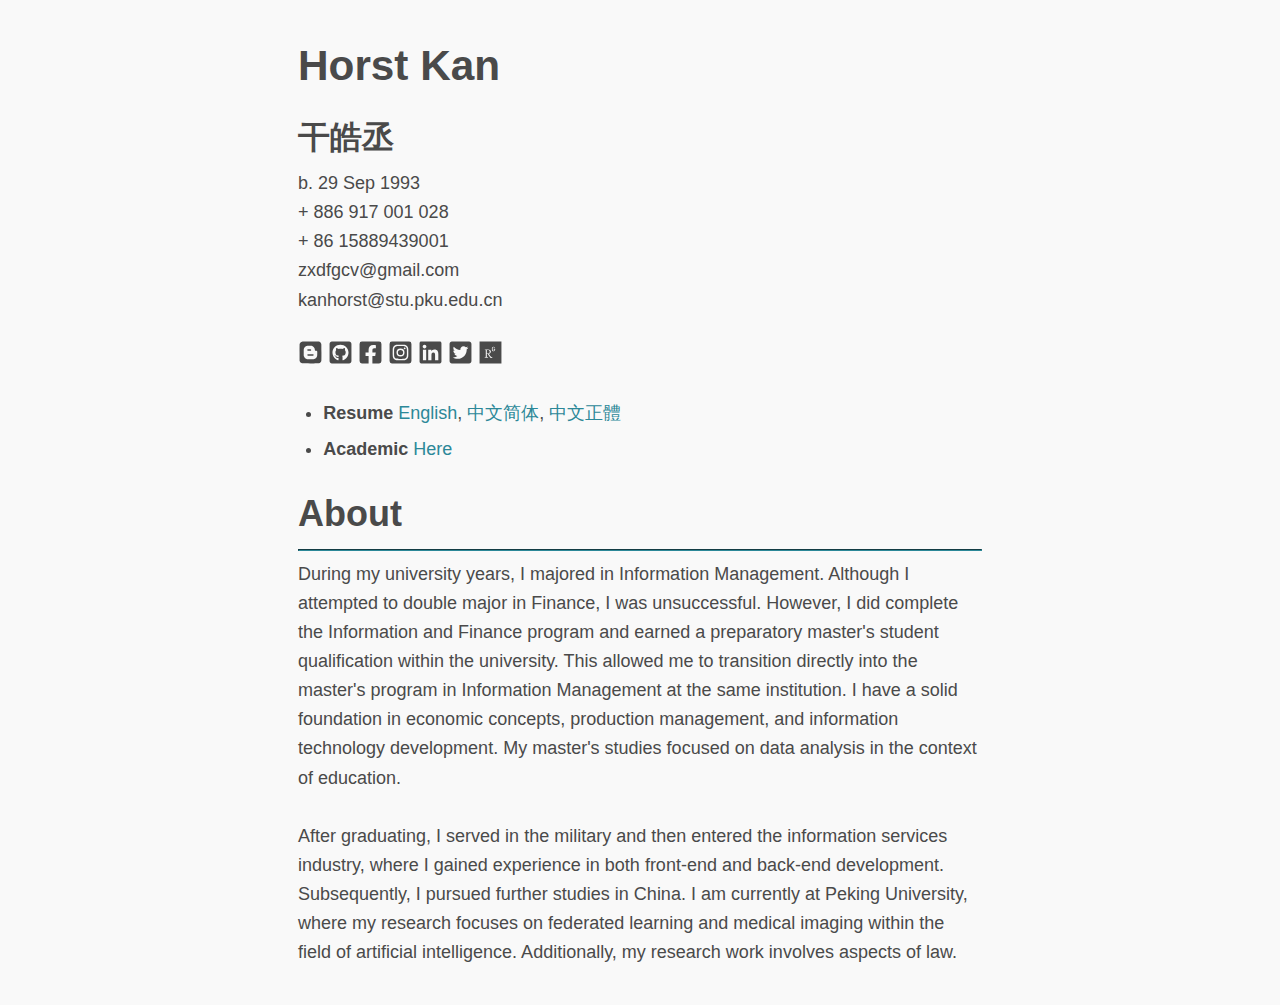
<file: index.html>
﻿<!DOCTYPE html>
	<head>
		<meta charset="utf-8">
		<meta http-equiv="X-UA-Compatible" content="IE=edge">
		<meta name="viewport" content="width=device-width, initial-scale=1">
		<meta name="description" content="Horst Kan - CV">
		<meta name="author" content="kancheng">
		<title>Haoye - Horst Kan</title>
		<link rel="shortcut" href="favicon.ico"/>
		<link rel="stylesheet" href="css/normalize.css" />

		<link id="sakura-css" rel="stylesheet" href="css/sakura.css">
		<link rel="stylesheet" href="css/cv-layout.css">

	</head>
	<body>
		<header>
			<h1>Horst Kan</h1>
			<h3>干皓丞</h3>
				<button class="huge-btn totop topbtn"><b class="topbtnsize">^</b></button>
				<!-- <button class="huge-btn lang-btn-en" onclick="document.location.href = 'index.html'"><b class="common-btn-size-en">EN</b></button>
				<button class="huge-btn lang-btn-tc" onclick="document.location.href = 'zh_tw.html'"><b class="common-btn-size-zh">繁</b></button>
				<button class="huge-btn lang-btn-sc" onclick="document.location.href = 'zh_cn.html'"><b class="common-btn-size-zh">简</b></button> -->
			<p>
				b. 29 Sep 1993<br />
				+ 886 917 001 028<br />
				+ 86 15889439001<br />
				zxdfgcv@gmail.com<br />
				kanhorst@stu.pku.edu.cn<br />
				<div id="parent-v" style="display: none;">
					<img class="icon" src="image/blogger-brands-w.svg" onclick="window.open('https://kanchengzxdfgcv.blogspot.tw/');">
					<img class="icon" src="image/github-square-brands-w.svg" onclick="window.open('https://github.com/kancheng');">
					<img class="icon" src="image/facebook-square-brands-w.svg" onclick="window.open('https://www.facebook.com/haoye.kan.zxdfgcv');">
					<img class="icon" src="image/instagram-square-brands-w.svg" onclick="window.open('https://www.instagram.com/haoyetanxin929/');">
					<img class="icon" src="image/linkedin-brands-w.svg" onclick="window.open('https://www.linkedin.com/in/hao-cheng-kan-b59b3b92/');">
					<img class="icon" src="image/twitter-square-brands-w.svg" onclick="window.open('https://twitter.com/haochengkan');">
					<img class="icon" src="image/researchgate-brands-w.svg" onclick="window.open('https://www.researchgate.net/profile/Hao-Cheng-Kan');">
				</div>
				<div id="parent-g">
					<img class="icon" src="image/blogger-brands.svg" onclick="window.open('https://kanchengzxdfgcv.blogspot.tw/');">
					<img class="icon" src="image/github-square-brands.svg" onclick="window.open('https://github.com/kancheng');">
					<img class="icon" src="image/facebook-square-brands.svg" onclick="window.open('https://www.facebook.com/haoye.kan.zxdfgcv');">
					<img class="icon" src="image/instagram-square-brands.svg" onclick="window.open('https://www.instagram.com/haoyetanxin929/');">
					<img class="icon" src="image/linkedin-brands.svg" onclick="window.open('https://www.linkedin.com/in/hao-cheng-kan-b59b3b92/');">
					<img class="icon" src="image/twitter-square-brands.svg" onclick="window.open('https://twitter.com/haochengkan');">
					<img class="icon" src="image/researchgate-brands.svg" onclick="window.open('https://www.researchgate.net/profile/Hao-Cheng-Kan');">
				</div>
				<ul>
					<li><b>Resume </b> <a href="en.html">English</a>, <a href="zh_cn.html">中文简体</a>, <a href="zh_cn.html">中文正體</a></li>
					<li><b>Academic </b> <a href="academic.html">Here</a></li>
				</ul>				
			</p>
		</header>
		<main>
			<article>
				<header>
					<h2>About</h2>
				</header>
				<div>
					<hr>
				</div>
				<p>
					During my university years, I majored in Information Management. Although I attempted to double major in Finance, I was unsuccessful. However, I did complete the Information and Finance program and earned a preparatory master's student qualification within the university. This allowed me to transition directly into the master's program in Information Management at the same institution. I have a solid foundation in economic concepts, production management, and information technology development. My master's studies focused on data analysis in the context of education.<br /><br />After graduating, I served in the military and then entered the information services industry, where I gained experience in both front-end and back-end development. Subsequently, I pursued further studies in China. I am currently at Peking University, where my research focuses on federated learning and medical imaging within the field of artificial intelligence. Additionally, my research work involves aspects of law.
				</p>
			</article>
		</main>
		<footer>
			
		</footer>
	</body>
	<script type="text/javascript" src="js/jquery.min.js"></script>
	<script type="text/javascript" src="js/main.js" charset="utf-8"></script>
</html>
</file>
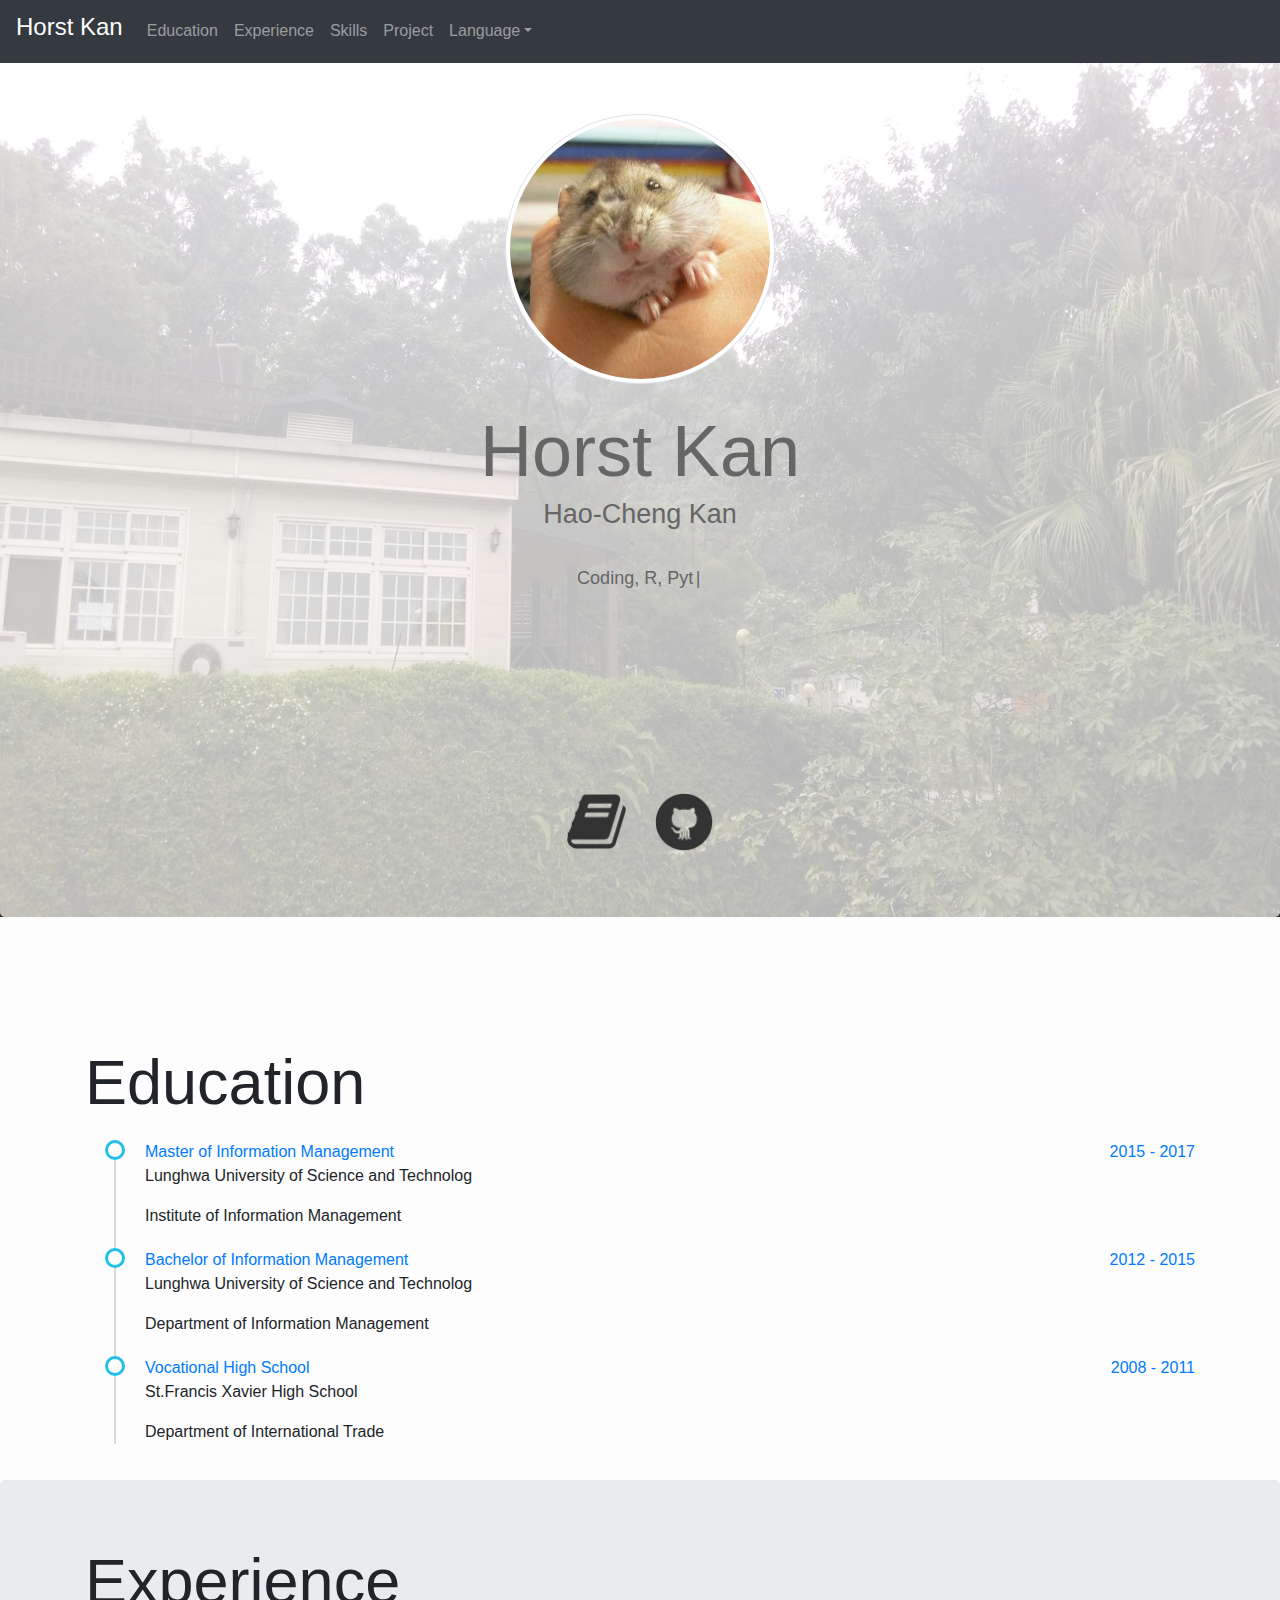
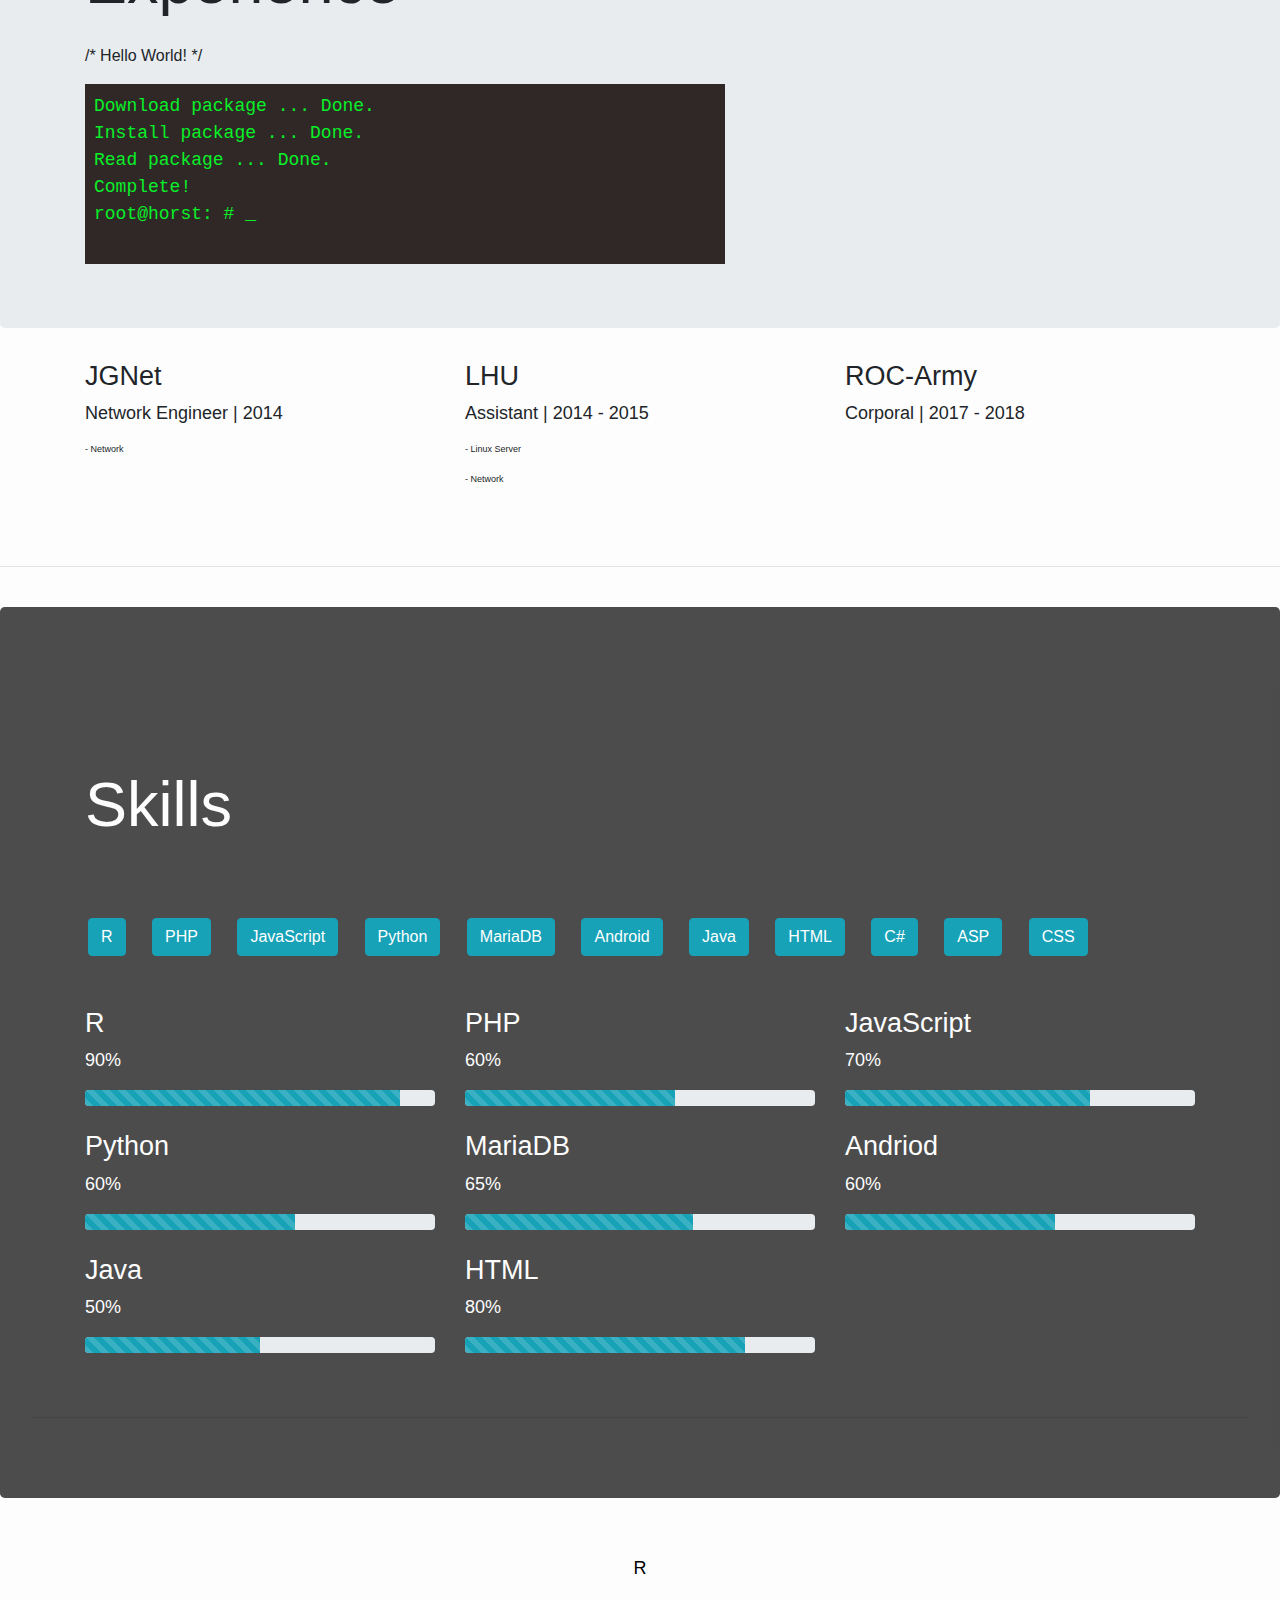
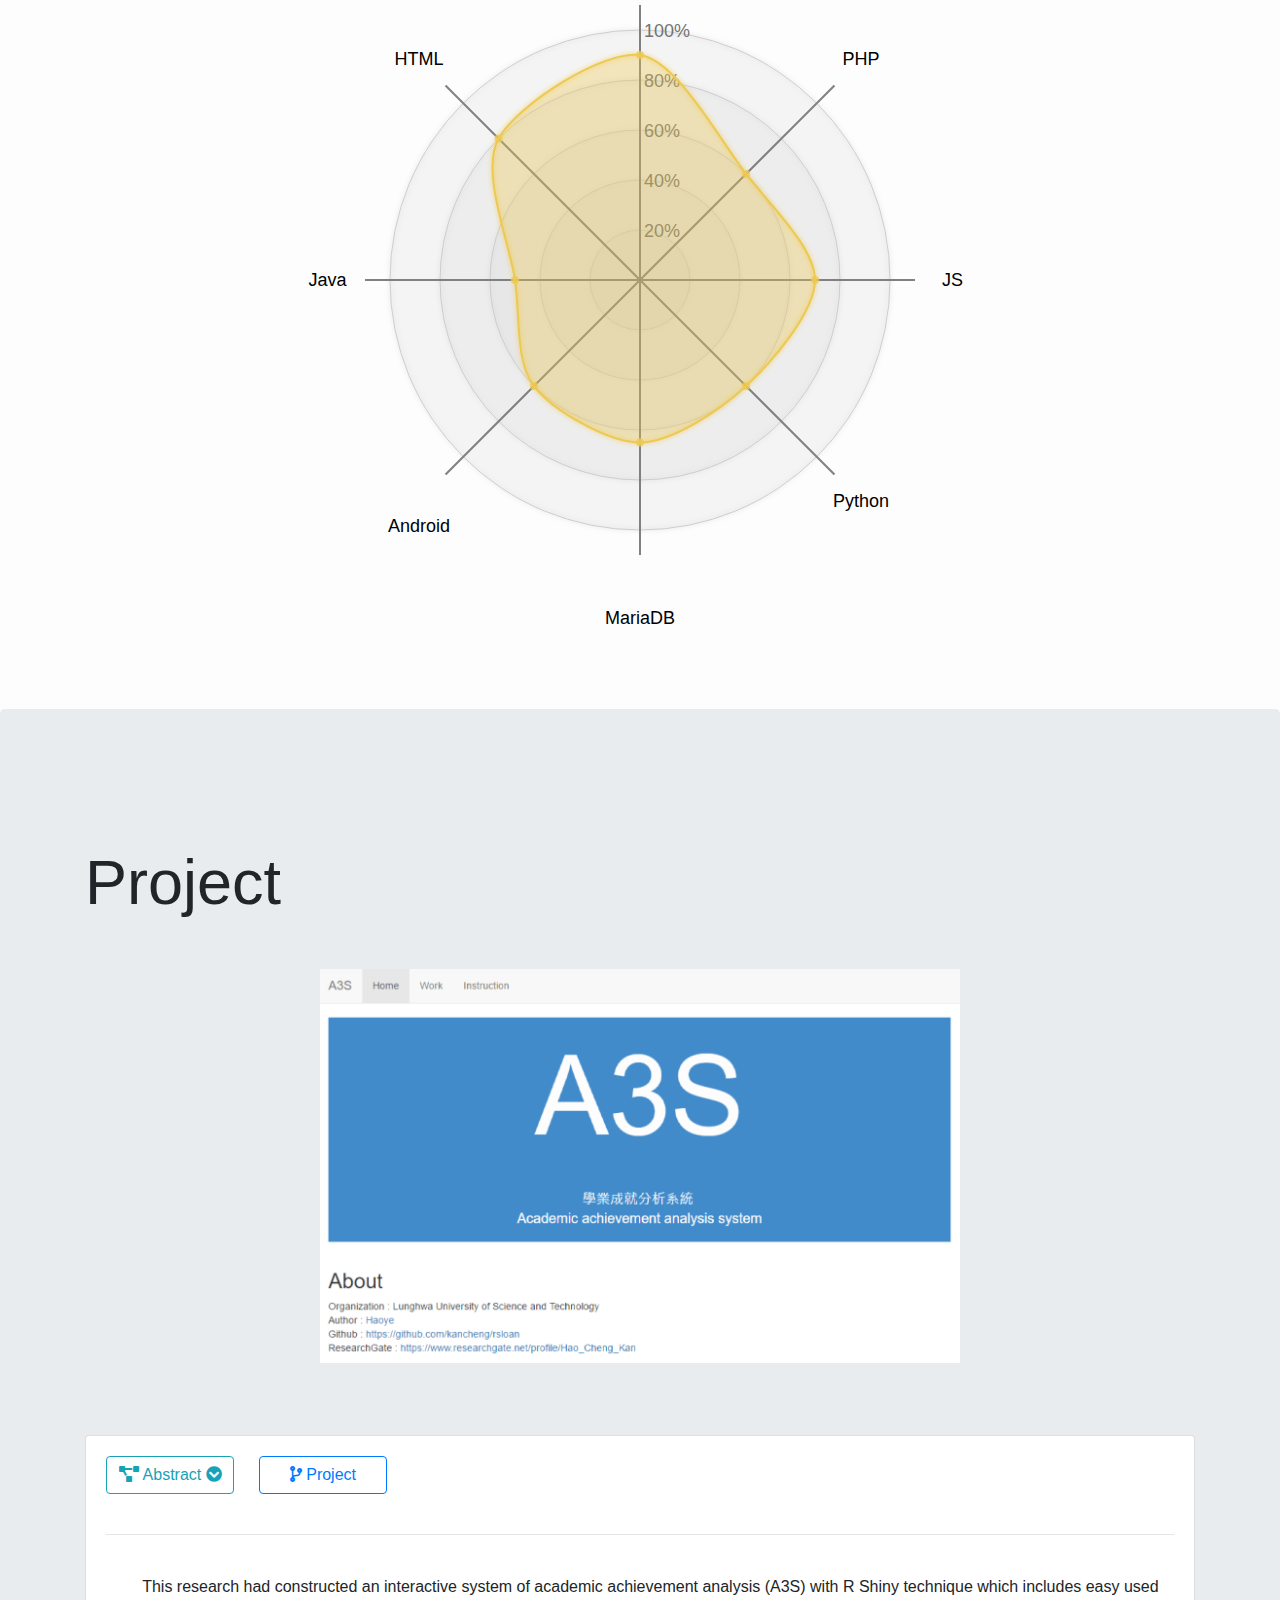
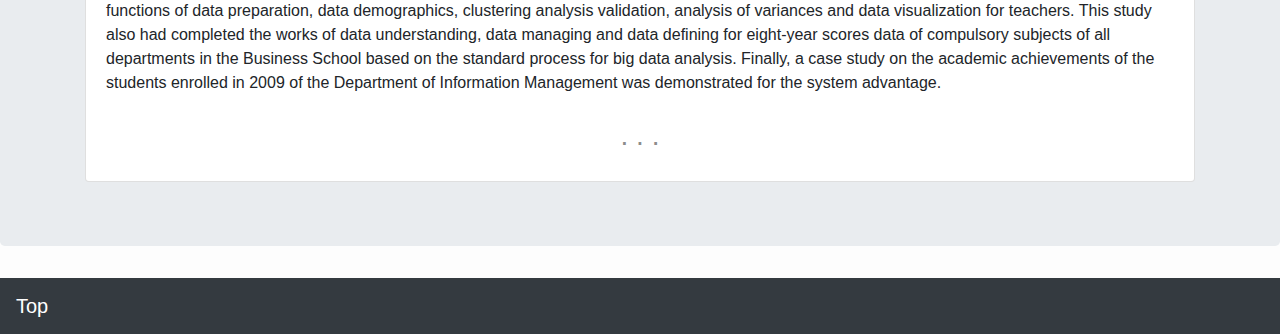
<file: save/a/index.html>
﻿<!DOCTYPE html>
	<head>
		<meta charset="utf-8">
		<meta http-equiv="X-UA-Compatible" content="IE=edge">
		<meta name="viewport" content="width=device-width, initial-scale=1">
		<meta name="description" content="">
		<meta name="author" content="">
		<title>Haoye</title>

		<link href="css/bootstrap.min.css" rel="stylesheet">
		<link rel = "stylesheet" type = "text/css" href = "css/main.css">
		<link rel = "stylesheet" type = "text/css" href = "css/terminal-command-line.css">

		<!-- D3.js -->
		<script src="js/d3.356.min.js" charset="utf-8"></script>
		<link rel="shortcut icon" href="favicon.ico"/>
		<script src="js/typeitjs.js"></script>

		<!-- Global site tag (gtag.js) - Google Analytics -->
		<script async src="https://www.googletagmanager.com/gtag/js?id=UA-133235714-1"></script>
		<script>
			window.dataLayer = window.dataLayer || [];
			function gtag(){dataLayer.push(arguments);}
			gtag('js', new Date());

			gtag('config', 'UA-133235714-1');
		</script>


		<link rel = "stylesheet" type = "text/css" href = "css/rd-chart-d3js.css">
		<script src="js/languageData.js" type="text/javascript"></script>
		<script>
			function chg_lan(lan_index) 
			{ 
				var myLangArray; 

				switch(lan_index) 
				{ 
				/* languageData.js */
				case 1: 
				myLangArray = L_taiwan; 
				break; 
				case 2: 
				myLangArray = L_china; 
				break; 

				default :
				/* Taiwan */
				myLangArray = L_english; 
				break; 

				}
				/* 將各個文字, 填入指定位置 */

				/* Horst Kan */
				document.getElementById('Lan0').innerHTML = myLangArray[0];

				/* Education */
				document.getElementById('Lan1').innerHTML = myLangArray[1];

				/* Experience */
				document.getElementById('Lan2').innerHTML = myLangArray[2];

				/* Skills */
				document.getElementById('Lan3').innerHTML = myLangArray[3];


				document.getElementById('Lan4').innerHTML = myLangArray[4];
				document.getElementById('Lan5').innerHTML = myLangArray[5];
				document.getElementById('Lan6').innerHTML = myLangArray[6];
				document.getElementById('Lan7').innerHTML = myLangArray[7];
				document.getElementById('Lan8').innerHTML = myLangArray[8];
				document.getElementById('Lan9').innerHTML = myLangArray[9];
				document.getElementById('Lan10').innerHTML = myLangArray[10];
				document.getElementById('Lan11').innerHTML = myLangArray[11];

				document.getElementById('Lan12').innerHTML = myLangArray[12];
				document.getElementById('Lan13').innerHTML = myLangArray[13];
				document.getElementById('Lan14').innerHTML = myLangArray[14];
				document.getElementById('Lan15').innerHTML = myLangArray[15];

				/* Project */
				document.getElementById('prj-1-txt-show').innerHTML = myLangArray[16];
				document.getElementById('prj-1-txt-hide').innerHTML = myLangArray[17];

			}
	</script>

		<!-- Font Awesome v5.6.3 -->
		<link rel="stylesheet" href="css/font-awesome.v563.min.css">

	</head>
	<body>
	<div class="container-fluid">
		<section class="header-nav" id="Home">
			<div class="pos-f-t">
				<nav class="navbar navbar-dark bg-dark navbar-expand-lg fixed-top">
					<a class="navbar-brand" href="#Home"><h4 id = "Lan0" class="text-white">Horst Kan</h4></a>
					<button 
						class="navbar-toggler" 
						type="button" 
						data-toggle="collapse" 
						data-target="#navbarText" 
						aria-controls="navbarText" 
						aria-expanded="false" 
						aria-label="Toggle navigation">
					<span class="navbar-toggler-icon"></span>
					</button>
					<div class="collapse navbar-collapse" id="navbarText">
					<ul class="navbar-nav mr-auto">
						<li class="nav-item">
							<a id = "Lan1" class="nav-link" href="#education">Education</a>
						</li>
						<li class="nav-item">
							<a id = "Lan2" class="nav-link" href="#experience">Experience</a>
						</li>
						<li class="nav-item">
							<a id = "Lan3" class="nav-link" href="#skills">Skills</a>
						</li>
						<li class="nav-item">
							<a id = "Lan4" class="nav-link" href="#project">Project</a>
						</li>
						<li class="nav-item dropdown">
							<a id = "Lan5" class="nav-link dropdown-toggle" href="#" id="dropdownLang" data-toggle="dropdown" aria-haspopup="true" aria-expanded="false">Language</a>
							<div class="dropdown-menu" aria-labelledby="dropdown04">
								<a id = "Lan6" onclick="chg_lan(0)" class="dropdown-item" href="#">English</a>
								<a id = "Lan7" onclick="chg_lan(1)" class="dropdown-item" href="#">Traditional Chinese</a>
								<a id = "Lan8" onclick="chg_lan(2)" class="dropdown-item" href="#">Simplified Chinese</a>
							</div>
						</li>
					</ul>
					</div>

				</nav>
			</div>
		</section>
	</div>
	<a href="#" class="totop"><i class="fa fa-angle-up"></i></a>
	<div class="jumbotron-fluid main-content">
	<div class="jumbotron main-cw">
		<section class="horst-cv" id="kan">
			<div class="container">
				<div class="main">
					<div class="text-center ">
						<img
							class="haoye-pic img-thumbnail rounded-circle"
							src="image/haoye.jpg"
							draggable="false"
						/>
					</div>
					<br />
					<div class = "row">
						<div class="col-12">
							<span id = "Lan9" style=" font-size: 8vmin" class="display-3">
								Horst Kan
							</span><br />
							<span class="minscrfont" style="font-size: 3vmin">
								Hao-Cheng Kan
							</span>
							<br />
							<!-- Button trigger modal -->
							<button type="button" class="btn btn-dark btn-circle minscrshow more-btn">
								<img 
									id = "minscrshow" 
									class="minscrshow more-icon" 
									src = "image/more/more.svg"  
									data-toggle="modal" 
									data-target="#exampleModalCenter"
								>
							</button>
							<!-- Modal -->
							<div class="modal fade" id="exampleModalCenter" tabindex="-1" role="dialog" aria-labelledby="exampleModalCenterTitle" aria-hidden="true">
								<div class="modal-dialog modal-dialog-centered" role="document">
									<div class="modal-content">
										<div class="modal-header">
											<h5 class="modal-title" id="exampleModalLongTitle">Horst Kan</h5>
											<button type="button" class="close" data-dismiss="modal" aria-label="Close">
												<span aria-hidden="true">&times;</span>
											</button>
										</div>
										<div id = "Lan10" class="modal-body">
											Coding, R, Python, PHP and JavaScript are my passions. <br />
											They are hoped to be my job in the future. <br />
											Graduated from the Department of Information Management,<br /> 
											Lunghwa University of Science and Technolog.<br />
											I intend to be a Data Analyst and Web Developer.<br /><br />
										</div>
										<div class="modal-footer ">
											<button type="button" class="btn btn-secondary" data-dismiss="modal">Close</button>
										</div>
									</div>
								</div>
							</div>
						</div>
						<div class="col-12">
							<div class="minscrfont" style="font-size: 2vmin;height: 25vh;">
								<div class="head">
									<span id = "Lan11" class="type">
									Coding, R, Python, PHP and JavaScript are my passions.<br />
									They are hoped to be my job in the future.<br />
									Graduated from the Department of Information Management,<br />
									Lunghwa University of Science and Technology.<br />
									I intend to be a Data Analyst and Web Developer.</span>
								</div>
							</div>
						</div>

						<div class="col-12">
							<a href = "http://kanchengzxdfgcv.blogspot.tw/" data-toggle="tooltip" data-placement="left" title="My Blogger" style="text-decoration:none;">
								<img class="book-icon" src = "image/book.png">
							</a>
						&emsp;
							<a href = "https://github.com/kancheng" data-toggle="tooltip" data-placement="right" title="My GitHub" style="text-decoration:none;">
								<img class="github-icon" src = "image/github.png">
							</a>
							<br />
						</div>
					</div>
				</div>
			</div>
		</section>
	</div>
	</div>
			<script src="js/jquery-slim.min.js"></script>
			<script src="js/popper.min.js"></script>
			<script src="js/util.js"></script>
			<script src="js/tooltip.js"></script>
			<script>
				$(function () {
					$('[data-toggle="tooltip"]').tooltip()
					$('#target').tooltip({
						placement : 'top',
						trigger : 'manual'
					}).tooltip('show')
				})
			</script>

			<script src="js/jquery.min.js"></script> 
			<script src="js/main.js"></script>

		<section class="education" id="education" >
			<div class="container mt-3 mb-3" >
					<div class="row">
						<div class="col-12">
							<br /><br /><br /><br />
							<span id = "Lan12" style=" font-size: 7vmin" class="display-3">
								Education
							</span>
							<ul class="timeline">
								<li>
									<a target="_blank" href="#Home">Master of Information Management</a>
									<a href="#Home" class="float-right">2015 - 2017</a>
									<p>Lunghwa University of Science and Technolog</p>
									<p>Institute of Information Management</p>
								</li>
								<li>
									<a href="#Home">Bachelor of Information Management</a>
									<a href="#Home" class="float-right">2012 - 2015</a>
									<p>Lunghwa University of Science and Technolog</p>
									<p>Department of Information Management</p>
								</li>
								<li>
									<a href="#Home">Vocational High School</a>
									<a href="#Home" class="float-right">2008 - 2011</a>
									<p>St.Francis Xavier High School</p>
									<p>Department of International Trade</p>
								</li>
							</ul>
						</div>
					</div>
			</div>
		</section>

		<section class="experience" id="experience">
			<!-- Main jumbotron for a primary marketing message or call to action -->
			<div class="jumbotron">
					<div class="container" >
						<span id = "Lan13" style=" font-size: 7vmin" class="display-3">
							Experience
						</span>
						<br />
						<br />
						<p>/* Hello World! */</p>
						<div class="console">
								<div>
									<p>Download package ... Done.</p> 
									<p>Install package ... Done.</p>
									<p>Read package ... Done.</p>
									<p>Complete! </p>
									</div>
									<div>
									<span>root@horst: # <span  class="blink">_</span></span>
									</div>
						</div>
					</div>
			</div>
			<div class="container">
					<!-- Example row of columns -->
					<div class="row">
					  <div class="col-md-4">
						<h2 style=" font-size: 3vmin" >JGNet</h2>
						<p style=" font-size: 2vmin">Network Engineer | 2014</p>
						<p style=" font-size: 1vmin">- Network</p>
					  </div>
					  <div class="col-md-4">
						<h2 style=" font-size: 3vmin" >LHU</h2>
						<p style=" font-size: 2vmin">Assistant | 2014 - 2015</p>
						<p style=" font-size: 1vmin">- Linux Server</p>
						<p style=" font-size: 1vmin">- Network</p>
					  </div>
					  <div class="col-md-4">
						<h2 style=" font-size: 3vmin" >ROC-Army</h2>
						<p style=" font-size: 2vmin">Corporal | 2017 - 2018</p>
					  </div>
					</div>
			</div> <!-- /container -->
			<br />
			<br />
			<hr />
			<br />
		</section>


	<div class="jumbotron-fluid" >
		<div class="jumbotron main-dk">
			<section class="skills" id="skills">
				<div class="container">
					<br /><br /><br /><br />
					<span id = "Lan14" style=" font-size: 7vmin" class="display-3">
						Skills
					</span>
					<br /><br />
					<br /><br />
					<div class="row">
						<div class="col">
							<button type="button" class="btn btn-info btn-skill-sty" >R</button>&emsp;
							<button type="button" class="btn btn-info btn-skill-sty" >PHP</button>&emsp;
							<button type="button" class="btn btn-info btn-skill-sty" >JavaScript</button>&emsp;
							<button type="button" class="btn btn-info btn-skill-sty" >Python</button>&emsp;
							<button type="button" class="btn btn-info btn-skill-sty" >MariaDB</button>&emsp;
							<button type="button" class="btn btn-info btn-skill-sty" >Android</button>&emsp;
							<button type="button" class="btn btn-info btn-skill-sty" >Java</button>&emsp;
							<button type="button" class="btn btn-info btn-skill-sty" >HTML</button>&emsp;
							<button type="button" class="btn btn-info btn-skill-sty" >C#</button>&emsp;
							<button type="button" class="btn btn-info btn-skill-sty" >ASP</button>&emsp;
							<button type="button" class="btn btn-info btn-skill-sty" >CSS</button>
						</div>
					</div>
					<br /><br />
					<div class="row">
						<div class="col-md-4">
							<h2 style=" font-size: 3vmin" >R</h2>
							<p style=" font-size: 2vmin">90%</p>
							<div class="progress">
								<div
									class="progress-bar progress-bar-striped bg-info" 
									role="progressbar" 
									style="width: 90%" 
									aria-valuenow="50" 
									aria-valuemin="0" 
									aria-valuemax="100"
								>
								</div>
							</div>
							<br />
						</div>
						<div class="col-md-4">
							<h2 style=" font-size: 3vmin" >PHP</h2>
							<p style=" font-size: 2vmin">60%</p>
							<div class="progress">
								<div
									class="progress-bar progress-bar-striped bg-info" 
									role="progressbar" 
									style="width: 60%" 
									aria-valuenow="50" 
									aria-valuemin="0" 
									aria-valuemax="100"
								>
								</div>
							</div>
							<br />
						</div>
						<div class="col-md-4">
							<h2 style=" font-size: 3vmin" >JavaScript</h2>
							<p style=" font-size: 2vmin">70%</p>
							<div class="progress">
								<div
									class="progress-bar progress-bar-striped bg-info" 
									role="progressbar" 
									style="width: 70%" 
									aria-valuenow="50" 
									aria-valuemin="0" 
									aria-valuemax="100"
								>
								</div>
							</div>
							<br />
						</div>
						<div class="col-md-4">
							<h2 style=" font-size: 3vmin" >Python</h2>
							<p style=" font-size: 2vmin">60%</p>
							<div class="progress">
								<div
									class="progress-bar progress-bar-striped bg-info" 
									role="progressbar" 
									style="width: 60%" 
									aria-valuenow="50" 
									aria-valuemin="0" 
									aria-valuemax="100"
								>
								</div>
							</div>
							<br />
						</div>
						<div class="col-md-4">
							<h2 style=" font-size: 3vmin" >MariaDB</h2>
							<p style=" font-size: 2vmin">65%</p>
							<div class="progress">
								<div
									class="progress-bar progress-bar-striped bg-info" 
									role="progressbar" 
									style="width: 65%" 
									aria-valuenow="50" 
									aria-valuemin="0" 
									aria-valuemax="100"
								>
								</div>
							</div>
							<br />
						</div>
						<div class="col-md-4">
							<h2 style=" font-size: 3vmin" >Andriod</h2>
							<p style=" font-size: 2vmin">60%</p>
							<div class="progress">
								<div
									class="progress-bar progress-bar-striped bg-info" 
									role="progressbar" 
									style="width: 60%" 
									aria-valuenow="50" 
									aria-valuemin="0" 
									aria-valuemax="100"
								>
								</div>
							</div>
							<br />
						</div>
						<div class="col-md-4">
							<h2 style=" font-size: 3vmin" >Java</h2>
							<p style=" font-size: 2vmin">50%</p>
							<div class="progress">
								<div
									class="progress-bar progress-bar-striped bg-info" 
									role="progressbar" 
									style="width: 50%" 
									aria-valuenow="50" 
									aria-valuemin="0" 
									aria-valuemax="100"
								>
								</div>
							</div>
							<br />
						</div>
						<div class="col-md-4">
							<h2 style=" font-size: 3vmin" >HTML</h2>
							<p style=" font-size: 2vmin">80%</p>
							<div class="progress">
								<div
									class="progress-bar progress-bar-striped bg-info" 
									role="progressbar" 
									style="width: 80%" 
									aria-valuenow="50" 
									aria-valuemin="0" 
									aria-valuemax="100"
								>
								</div>
							</div>
							<br />
						</div>
					</div>
					<br />
				</div>
			</section>
			<hr />
		</div>
	</div>



		<section>
			<div class="container justify-content-center">
				<div id="rcd3"><div class="radarChart"></div></div>
				<br />
				<br />
				<br />
			</div>
		</section>

	<script src="js/radarChart.js"></script>
	<script src="js/rd-chart-d3.js"></script>
	
	<div class="jumbotron">
		<section class="project" id="project">
			<div class="container">
				<br /><br /><br />
					<span id = "Lan15" style=" font-size: 7vmin" class="display-3">
							Project
					</span>
				<br /><br /><br />
				<div class="row">
					<div class="col" style="text-align: center;">
						<img
							style = "width: 50vw; height: auto;"
							src="image/proj/proj1/pj-1-1.PNG"
						/>
						<br />
					</div>
				</div>
				<br /><br /><br />
				<div class="row">
					<div class="col">
						<div class="card">
							<div class="card-body">
								<div>
									<button id="prj-summary-1" class="btn btn-outline-info" type="button" onclick="showProject_1();" style = "width: 10vw">
										<i class="fa fa-project-diagram"></i>
										Abstract
										<i id = "prj-summary-1-btn-down" class="fa fa-chevron-circle-down"></i>
									</button>
									&emsp;
									<button class="btn btn-outline-primary" type="button" onclick = "self.location.href='https://github.com/kancheng/rsloan'" style = "width: 10vw">
										<i class="fa fa-code-branch"></i>
										Project
									</button>
								</div>
								<br />
								<hr />
								<br />
								<div id = "prj-1-show">

									&emsp;&emsp;
									<span id = "prj-1-txt-show">
										This research had constructed an interactive system of academic achievement analysis (A3S) with R Shiny technique which includes easy used functions of data preparation, data demographics, clustering analysis validation, analysis of variances and data visualization for teachers. This study also had completed the works of data understanding, data managing and data defining for eight-year scores data of compulsory subjects of all departments in the Business School based on the standard process for big data analysis. Finally, a case study on the academic achievements of the students enrolled in 2009 of the Department of Information Management was demonstrated for the system advantage.
									</span>
								</div>
								<br />
								<div id="prj-1-txt-more">
									<h3  style="text-align:center; color: #8C8C8C; display:block;"> . . . </h3>
								</div>
								<div id = "prj-hide-1" style="display:none;">
									&emsp;&emsp;

									<span id = "prj-1-txt-hide">
										The A3S system lets the users determine the parameters of cluster analysis by choosing the necessary subjects. When dividing the subjects into three categories: measurement, management and profession, choosing the subjects of calculation, economic and programming design as three indicators of academic achievements of the freshmen and using the condition of applying student loans as economic indicator, the case study of the Department of Information Management has found that the cluster analysis can forecast the performance of senior courses. Therefore, this system will aim at choosing their own useful subjects as effective indicators of cluster analysis for each department, help the teachers to discover the learning performance of students, to design the appropriate teaching facilities, teaching goals and methods, and to meet the requirements of students’ academic achievements.
									</span>
								</div>

  							</div>
						</div>
					</div>
				</div>

			</div>
		</section>
	</div>

		<nav class="navbar navbar-expand-sm navbar-dark bg-dark">
		<a class="navbar-brand" href="#Home">Top</a>
		</nav>

		<script src="js/bootstrap.min.js"></script>

	<script type="text/javascript">
			chg_lan(0); 

		$(document).ready(function(){
			/* Add smooth scrolling to all links */
			$("a").on('click', function(event) {
				/* Make sure this.hash has a value before overriding default behavior */
				if (this.hash !== "") {
				/* Prevent default anchor click behavior */
				event.preventDefault();
					/* Store hash */
					var hash = this.hash;
					/* Using jQuery's animate() method to add smooth page scroll*/
					/* The optional number (800) specifies the number of milliseconds it takes to scroll to the specified area*/
					$('html, body').animate({
						scrollTop: $(hash).offset().top
					}, 800, function(){
					/* Add hash (#) to URL when done scrolling (default click behavior)*/
					window.location.hash = hash;
					});
				} /* End if */
			});
		}); 

		function showProject_1(id) {
			var show1 = document.getElementById('prj-1-txt-more');
			var show2 = document.getElementById('prj-hide-1');
			var show3 = document.getElementById('prj-summary-1-btn-down');

			if (show1.style.display != 'none' || show2.style.display != 'block') {
				show3.className = "fa fa-chevron-circle-up";
				show1.style.display = 'none';
				show2.style.display = 'block'
			} else {
				show3.className = "fa fa-chevron-circle-down";
				show1.style.display = 'block';
				show2.style.display = 'none';
			}
		}
	</script>
	</body>
</html>
</file>
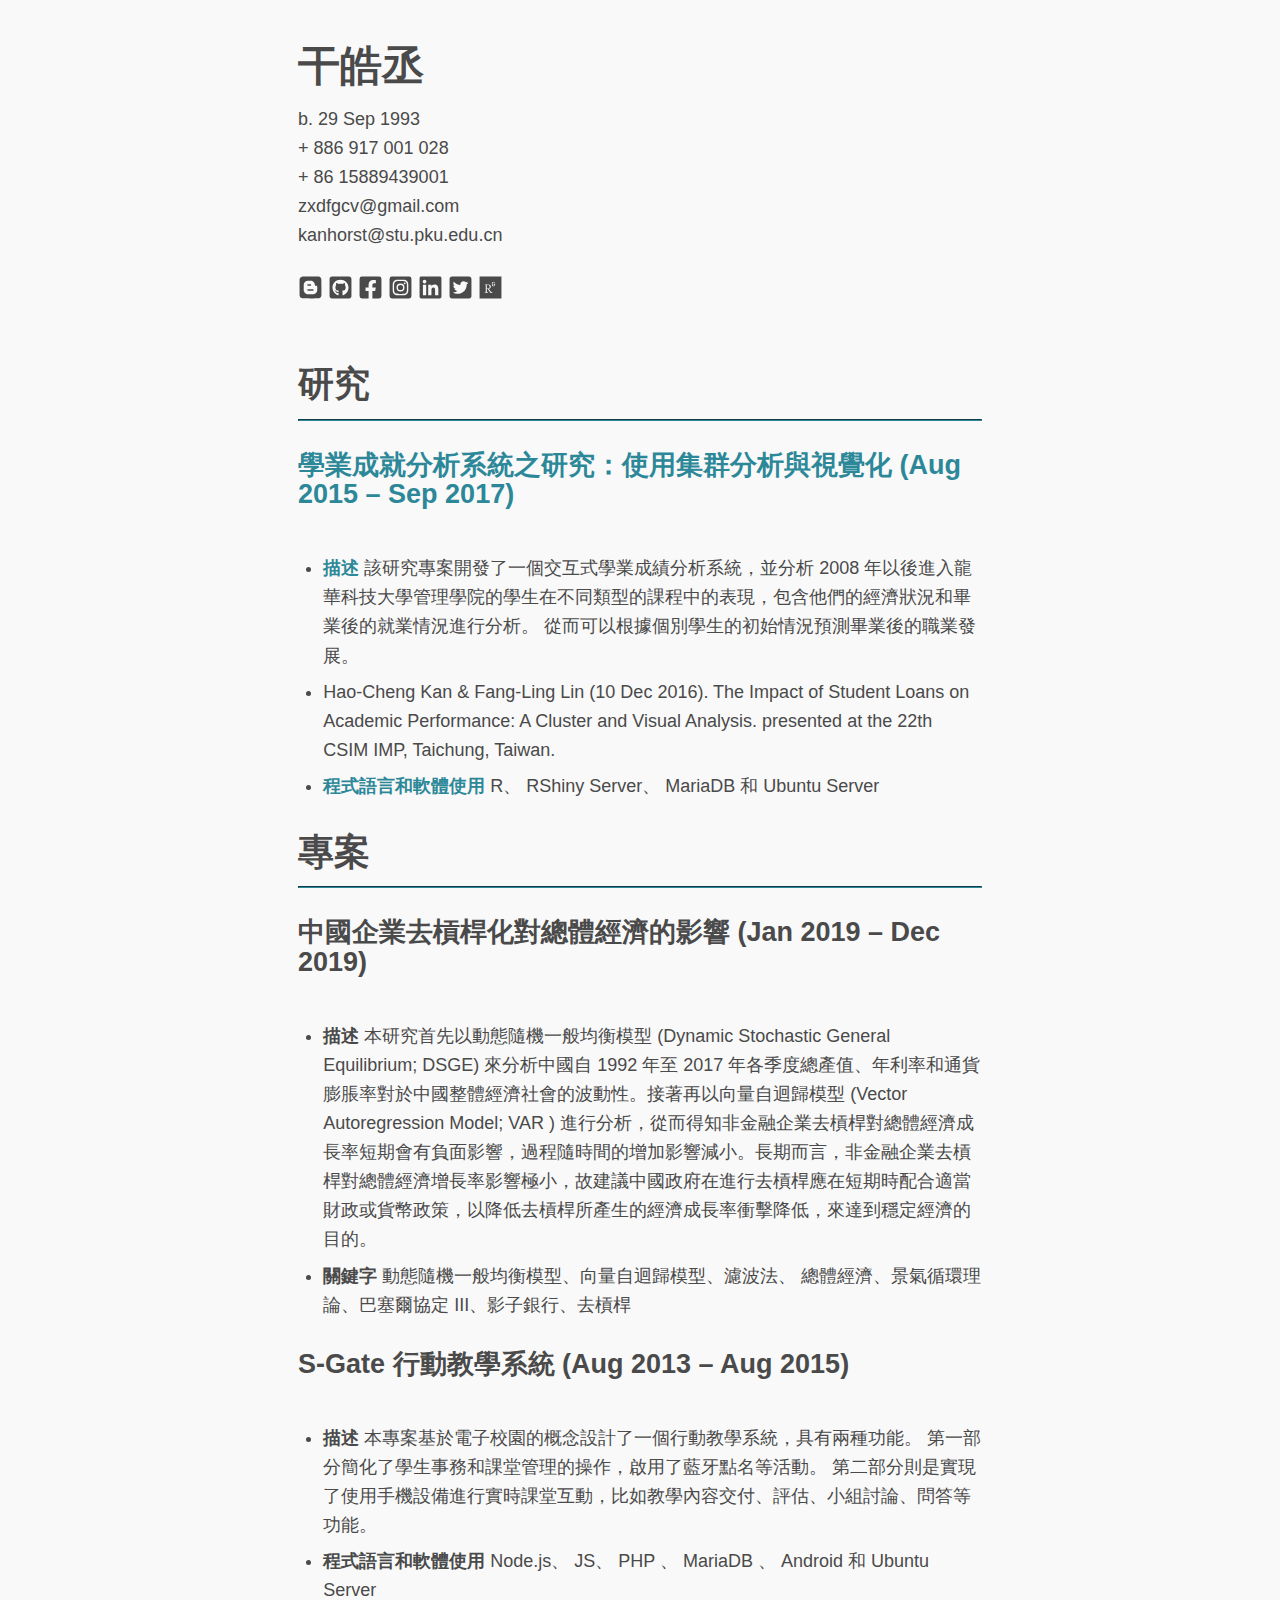
<file: academic.html>
﻿<!DOCTYPE html>
	<head>
		<meta charset="utf-8">
		<meta http-equiv="X-UA-Compatible" content="IE=edge">
		<meta name="viewport" content="width=device-width, initial-scale=1">
		<meta name="description" content="Horst Kan - CV">
		<meta name="author" content="kancheng">
		<title>Haoye - Horst Kan</title>
		<link rel="shortcut" href="favicon.ico"/>
		<link rel="stylesheet" href="css/normalize.css" />

		<link id="sakura-css" rel="stylesheet" href="css/sakura.css">
		<link rel="stylesheet" href="css/cv-layout.css">

	</head>
	<body>
		<header>
			<h1>干皓丞</h1>
				<button class="huge-btn totop topbtn"><b class="topbtnsize">^</b></button>
				<!-- <button class="huge-btn lang-btn-en" onclick="document.location.href = 'index.html'"><b class="common-btn-size-en">EN</b></button>
				<button class="huge-btn lang-btn-tc" onclick="document.location.href = 'zh_tw.html'"><b class="common-btn-size-zh">繁</b></button>
				<button class="huge-btn lang-btn-sc" onclick="document.location.href = 'zh_cn.html'"><b class="common-btn-size-zh">简</b></button> -->
			<p>
				b. 29 Sep 1993<br />
				+ 886 917 001 028<br />
				+ 86 15889439001<br />
				zxdfgcv@gmail.com<br />
				kanhorst@stu.pku.edu.cn<br />
				<div id="parent-v" style="display: none;">
					<img class="icon" src="image/blogger-brands-w.svg" onclick="window.open('https://kanchengzxdfgcv.blogspot.tw/');">
					<img class="icon" src="image/github-square-brands-w.svg" onclick="window.open('https://github.com/kancheng');">
					<img class="icon" src="image/facebook-square-brands-w.svg" onclick="window.open('https://www.facebook.com/haoye.kan.zxdfgcv');">
					<img class="icon" src="image/instagram-square-brands-w.svg" onclick="window.open('https://www.instagram.com/haoyetanxin929/');">
					<img class="icon" src="image/linkedin-brands-w.svg" onclick="window.open('https://www.linkedin.com/in/hao-cheng-kan-b59b3b92/');">
					<img class="icon" src="image/twitter-square-brands-w.svg" onclick="window.open('https://twitter.com/haochengkan');">
					<img class="icon" src="image/researchgate-brands-w.svg" onclick="window.open('https://www.researchgate.net/profile/Hao-Cheng-Kan');">
				</div>
				<div id="parent-g">
					<img class="icon" src="image/blogger-brands.svg" onclick="window.open('https://kanchengzxdfgcv.blogspot.tw/');">
					<img class="icon" src="image/github-square-brands.svg" onclick="window.open('https://github.com/kancheng');">
					<img class="icon" src="image/facebook-square-brands.svg" onclick="window.open('https://www.facebook.com/haoye.kan.zxdfgcv');">
					<img class="icon" src="image/instagram-square-brands.svg" onclick="window.open('https://www.instagram.com/haoyetanxin929/');">
					<img class="icon" src="image/linkedin-brands.svg" onclick="window.open('https://www.linkedin.com/in/hao-cheng-kan-b59b3b92/');">
					<img class="icon" src="image/twitter-square-brands.svg" onclick="window.open('https://twitter.com/haochengkan');">
					<img class="icon" src="image/researchgate-brands.svg" onclick="window.open('https://www.researchgate.net/profile/Hao-Cheng-Kan');">
				</div>
			</p>
			
		</header>
		<main>
			<!-- https://divyaguo.github.io/ -->
			<article>
				<header>
					<h2>研究</h2>
				</header>
				<div>
					<hr>
				</div>
				<p>
					<h4><a href="https://hdl.handle.net/11296/45ru69">學業成就分析系統之研究：使用集群分析與視覺化 (Aug 2015 – Sep 2017)</a></h4><br />
					<ul>
						<li><b><a href="https://github.com/kancheng/rsloan">描述</a></b> 該研究專案開發了一個交互式學業成績分析系統，並分析 2008 年以後進入龍華科技大學管理學院的學生在不同類型的課程中的表現，包含他們的經濟狀況和畢業後的就業情況進行分析。 從而可以根據個別學生的初始情況預測畢業後的職業發展。 </li>
						<li>Hao-Cheng Kan & Fang-Ling Lin (10 Dec 2016). The Impact of Student Loans on Academic Performance: A Cluster and Visual Analysis. presented at the 22th CSIM IMP, Taichung, Taiwan.</li>
						<li><b><a href="https://github.com/kancheng/rsloan">程式語言和軟體使用</a></b> R、 RShiny Server、 MariaDB 和 Ubuntu Server</li>
					</ul>
				</p>
			</article>
			<article>
				<header>
					<h2>專案</h2>
				</header>
				<div>
					<hr>
				</div>
				<p>
					<h4>中國企業去槓桿化對總體經濟的影響 (Jan 2019 – Dec 2019)</h4><br />
					<ul>
						<li><b>描述</b> 本研究首先以動態隨機一般均衡模型 (Dynamic Stochastic General Equilibrium; DSGE) 來分析中國自 1992 年至 2017 年各季度總產值、年利率和通貨膨脹率對於中國整體經濟社會的波動性。接著再以向量自迴歸模型 (Vector Autoregression Model; VAR ) 進行分析，從而得知非金融企業去槓桿對總體經濟成長率短期會有負面影響，過程隨時間的增加影響減小。長期而言，非金融企業去槓桿對總體經濟增長率影響極小，故建議中國政府在進行去槓桿應在短期時配合適當財政或貨幣政策，以降低去槓桿所產生的經濟成長率衝擊降低，來達到穩定經濟的目的。</li>
						<li><b>關鍵字</b> 動態隨機一般均衡模型、向量自迴歸模型、濾波法、 總體經濟、景氣循環理論、巴塞爾協定 III、影子銀行、去槓桿</li>
					</ul>
					<h4>S-Gate 行動教學系統 (Aug 2013 – Aug 2015)</h4><br />
					<ul>
						<li><b>描述</b> 本專案基於電子校園的概念設計了一個行動教學系統，具有兩種功能。 第一部分簡化了學生事務和課堂管理的操作，啟用了藍牙點名等活動。 第二部分則是實現了使用手機設備進行實時課堂互動，比如教學內容交付、評估、小組討論、問答等功能。 </li>
						<li><b>程式語言和軟體使用</b> Node.js、 JS、 PHP 、 MariaDB 、 Android 和 Ubuntu Server</li>
					</ul>
				</p>
			</article>
		</main>
		<footer>
			
		</footer>
	</body>
	<script type="text/javascript" src="js/jquery.min.js"></script>
	<script type="text/javascript" src="js/main.js" charset="utf-8"></script>
</html>
</file>
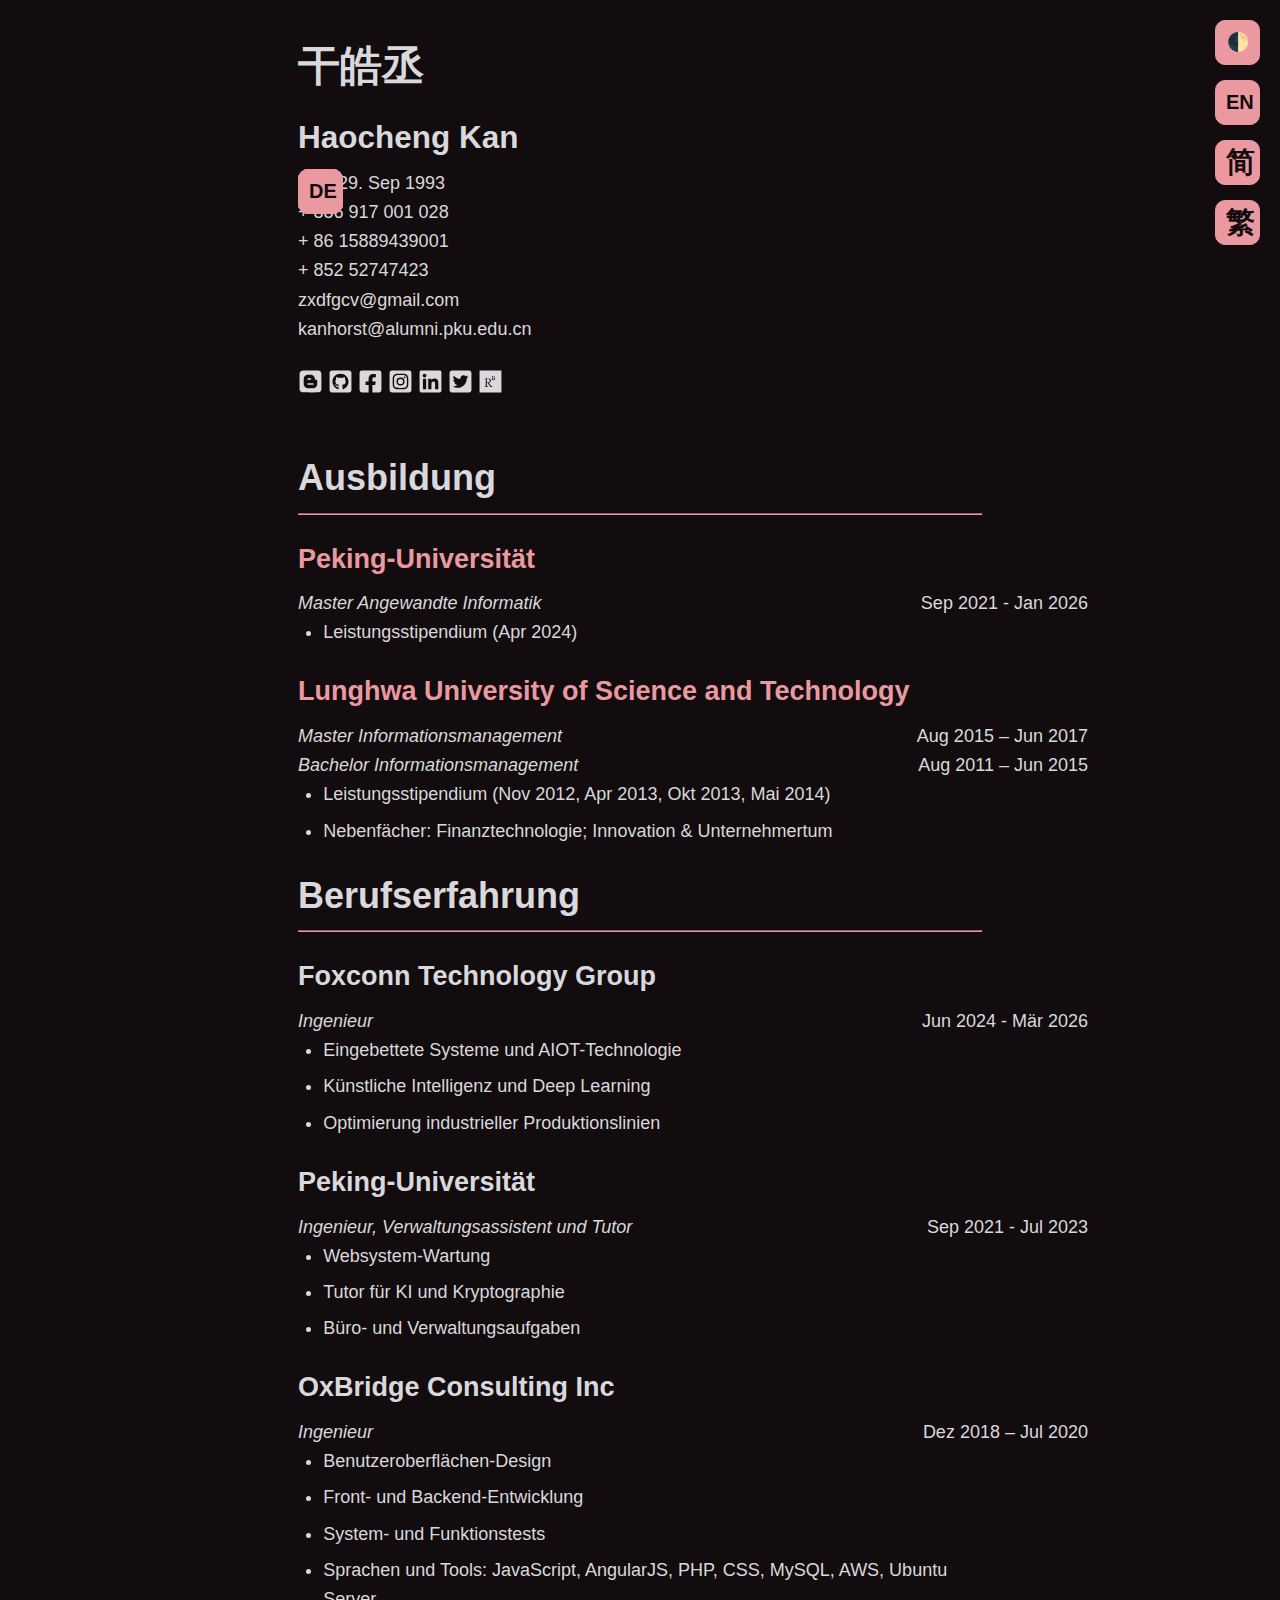
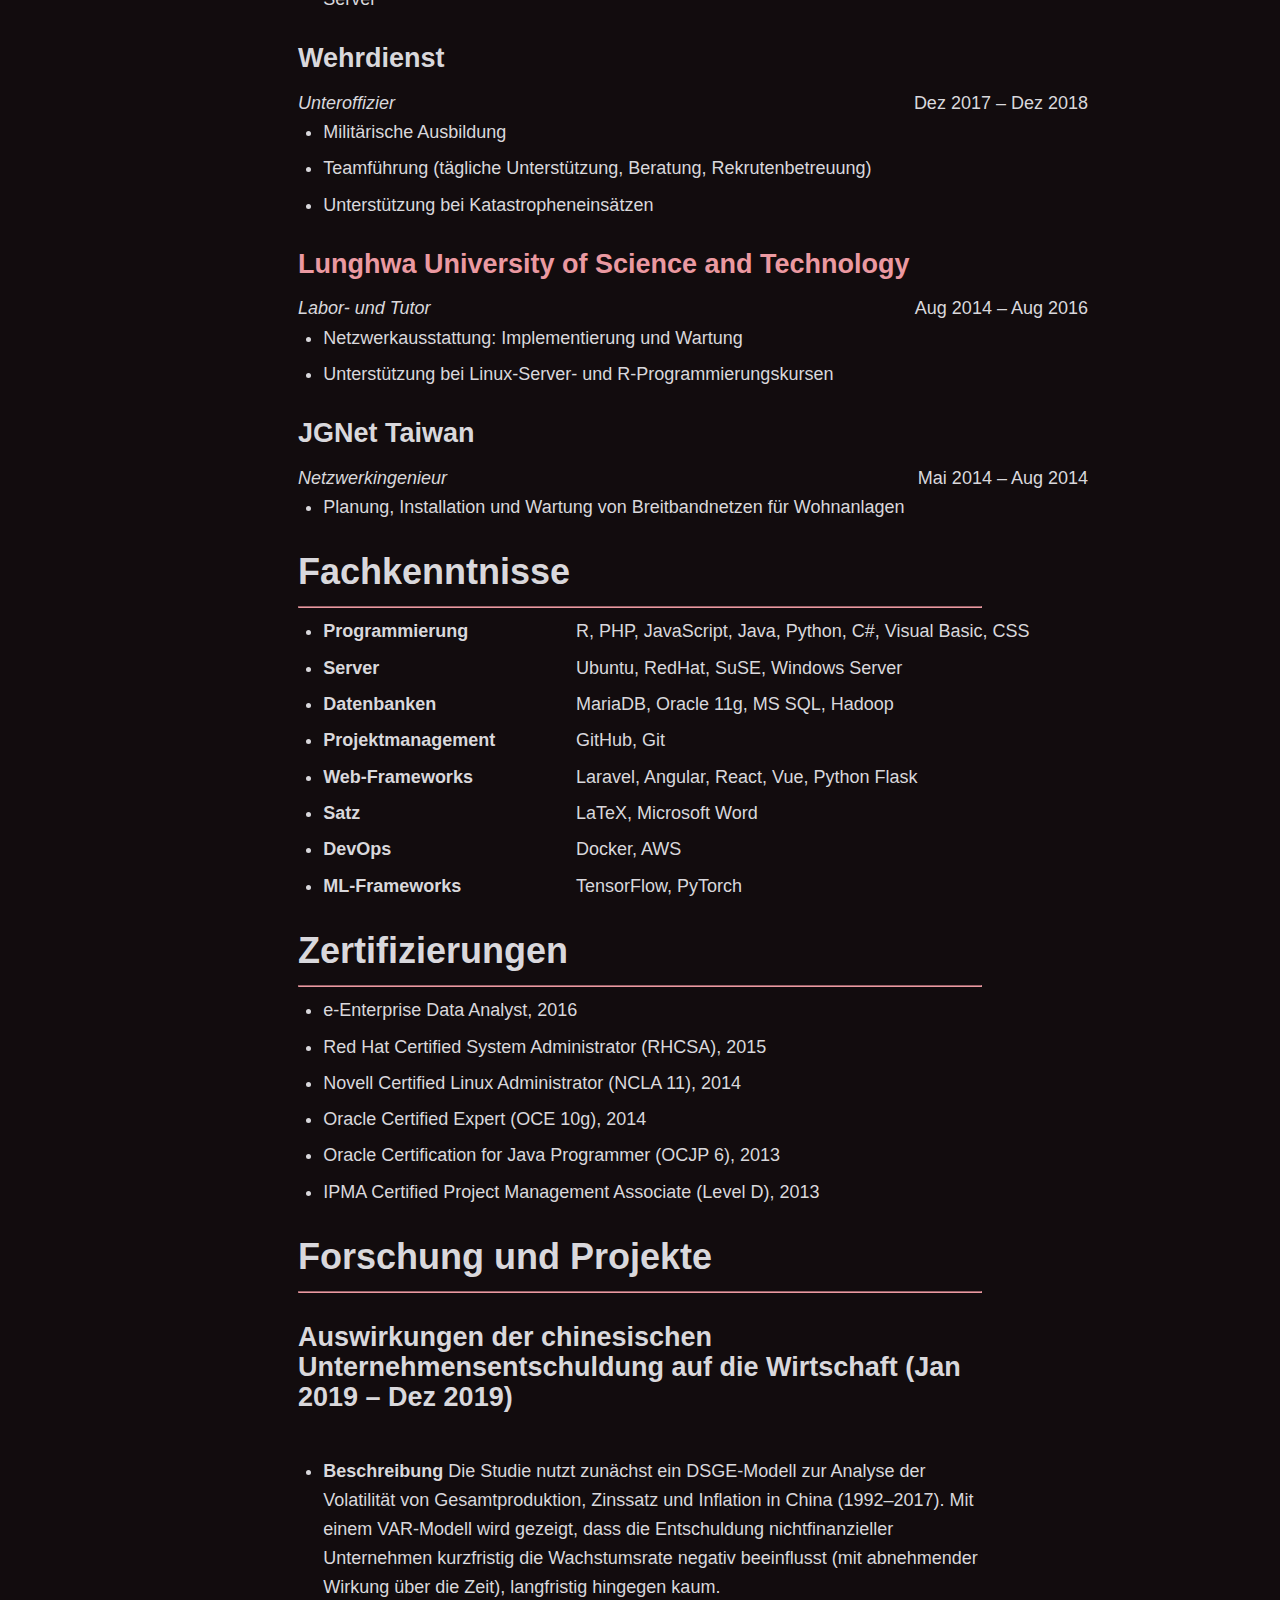
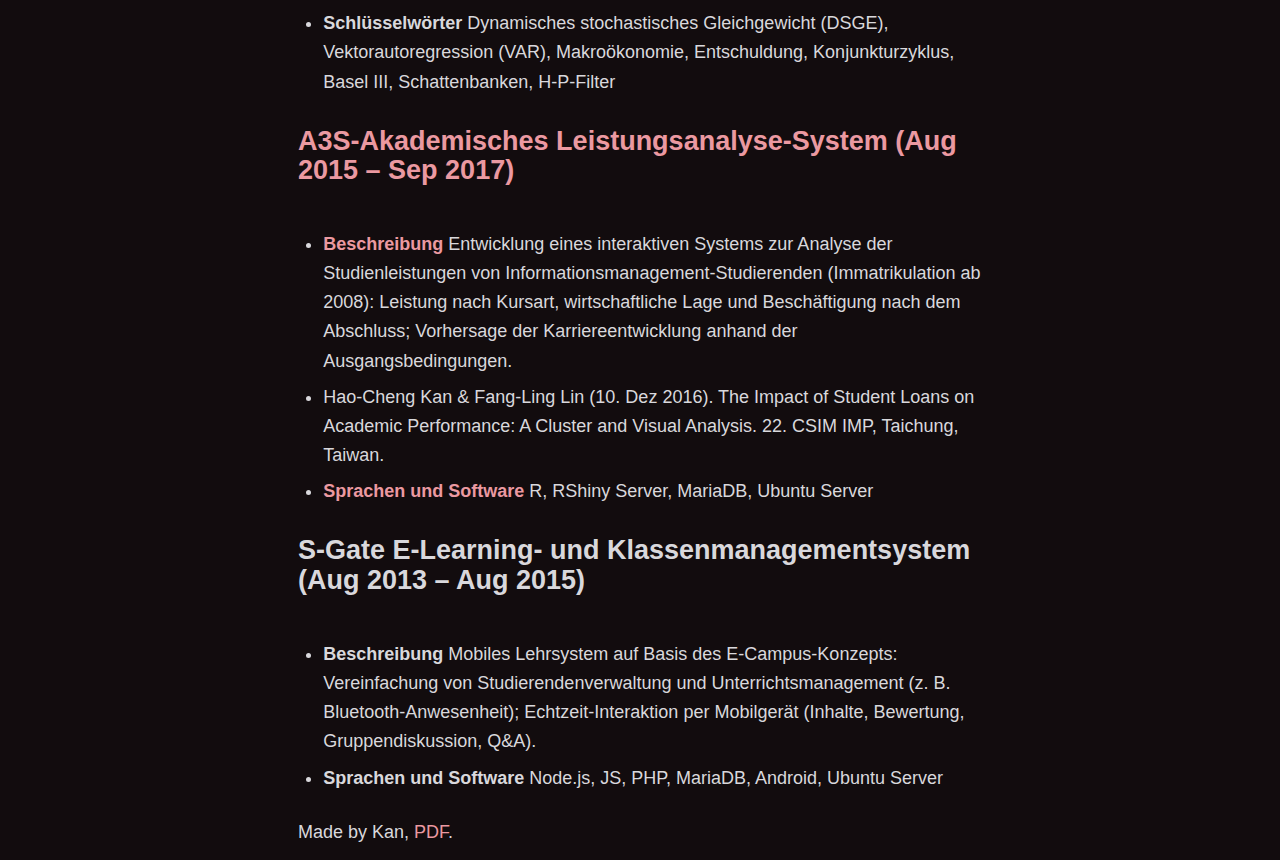
<file: de.html>
<!DOCTYPE html>
	<head>
		<meta charset="utf-8">
		<meta http-equiv="X-UA-Compatible" content="IE=edge">
		<meta name="viewport" content="width=device-width, initial-scale=1">
		<meta name="description" content="Horst Kan - CV">
		<meta name="author" content="kancheng">
		<title>Haoye - Horst Kan</title>
		<link rel="shortcut" href="favicon.ico"/>
		<link rel="stylesheet" href="css/normalize.css" />
		<link id="sakura-css" rel="stylesheet" href="css/sakura-vader.css">
		<link rel="stylesheet" href="css/cv-layout.css">
		<script async src="https://www.googletagmanager.com/gtag/js?id=UA-133235714-1"></script>
		<script>
			window.dataLayer = window.dataLayer || [];
			function gtag(){dataLayer.push(arguments);}
			gtag('js', new Date());
			gtag('config', 'UA-133235714-1');
		</script>
	</head>
	<body>
		<header>
			<h1>干皓丞</h1>
			<h3>Haocheng Kan</h3>
				<button id="switchThemeButton" class="huge-btn sun-dark-btn" onclick="switchSakuraTheme();" >🌓</button>
				<button class="huge-btn totop topbtn"><b class="topbtnsize">^</b></button>
				<button class="huge-btn lang-btn-en" onclick="document.location.href = 'en.html'"><b class="common-btn-size-en">EN</b></button>
				<button class="huge-btn lang-btn-tc" onclick="document.location.href = 'zh_tw.html'"><b class="common-btn-size-zh">繁</b></button>
				<button class="huge-btn lang-btn-sc" onclick="document.location.href = 'zh_cn.html'"><b class="common-btn-size-zh">简</b></button>
				<button class="huge-btn lang-btn-ja" onclick="document.location.href = 'ja.html'"><b class="common-btn-size-en">JP</b></button>
				<button class="huge-btn lang-btn-fr" onclick="document.location.href = 'fr.html'"><b class="common-btn-size-en">FR</b></button>
				<button class="huge-btn lang-btn-de" onclick="document.location.href = 'de.html'"><b class="common-btn-size-en">DE</b></button>
			<p>
				geb. 29. Sep 1993<br />
				+ 886 917 001 028<br />
				+ 86 15889439001<br />
				+ 852 52747423<br />
				zxdfgcv@gmail.com<br />
				kanhorst@alumni.pku.edu.cn<br />
				<div id="parent-v">
					<img class="icon" src="image/blogger-brands-w.svg" onclick="window.open('https://kanchengzxdfgcv.blogspot.tw/');">
					<img class="icon" src="image/github-square-brands-w.svg" onclick="window.open('https://github.com/kancheng');">
					<img class="icon" src="image/facebook-square-brands-w.svg" onclick="window.open('https://www.facebook.com/haoye.kan.zxdfgcv');">
					<img class="icon" src="image/instagram-square-brands-w.svg" onclick="window.open('https://www.instagram.com/haoyetanxin929/');">
					<img class="icon" src="image/linkedin-brands-w.svg" onclick="window.open('https://www.linkedin.com/in/hao-cheng-kan-b59b3b92/');">
					<img class="icon" src="image/twitter-square-brands-w.svg" onclick="window.open('https://twitter.com/haochengkan');">
					<img class="icon" src="image/researchgate-brands-w.svg" onclick="window.open('https://www.researchgate.net/profile/Hao-Cheng-Kan');">
				</div>
				<div id="parent-g" style="display: none;">
					<img class="icon" src="image/blogger-brands.svg" onclick="window.open('https://kanchengzxdfgcv.blogspot.tw/');">
					<img class="icon" src="image/github-square-brands.svg" onclick="window.open('https://github.com/kancheng');">
					<img class="icon" src="image/facebook-square-brands.svg" onclick="window.open('https://www.facebook.com/haoye.kan.zxdfgcv');">
					<img class="icon" src="image/instagram-square-brands.svg" onclick="window.open('https://www.instagram.com/haoyetanxin929/');">
					<img class="icon" src="image/linkedin-brands.svg" onclick="window.open('https://www.linkedin.com/in/hao-cheng-kan-b59b3b92/');">
					<img class="icon" src="image/twitter-square-brands.svg" onclick="window.open('https://twitter.com/haochengkan');">
					<img class="icon" src="image/researchgate-brands.svg" onclick="window.open('https://www.researchgate.net/profile/Hao-Cheng-Kan');">
				</div>
			</p>
		</header>
		<main>
			<article>
				<header>
					<h2>Ausbildung</h2>
				</header>
				<div>
					<hr>
				</div>
				<p>
					<h4><a href="https://english.pku.edu.cn/">Peking-Universität</a></h4>
					<div class="div-width">
						<i>Master Angewandte Informatik</i>
						<span class="t-r-15">Sep 2021 - Jan 2026</span>
					</div>
					<ul>
						<li>Leistungsstipendium (Apr 2024)</li>
					</ul>
					<h4><a href="https://english.lhu.edu.tw/">Lunghwa University of Science and Technology</a></h4>
					<div class="div-width">
						<i>Master Informationsmanagement</i>
						<span class="t-r-15">Aug 2015 – Jun 2017</span>
					</div>
					<div class="div-width">
						<i>Bachelor Informationsmanagement</i>
						<span class="t-r-15">Aug 2011 – Jun 2015</span>
					</div>
					<ul>
						<li>Leistungsstipendium (Nov 2012, Apr 2013, Okt 2013, Mai 2014)</li>
						<li>Nebenfächer: Finanztechnologie; Innovation &amp; Unternehmertum</li>
					</ul>
				</p>
			</article>
			<article>
				<header>
					<h2>Berufserfahrung</h2>
				</header>
				<div>
					<hr>
				</div>
				<p>
					<h4>Foxconn Technology Group</h4>
					<div class="div-width">
						<i>Ingenieur</i>
						<span class="t-r-15">Jun 2024 - Mär 2026</span>
					</div>
					<ul>
						<li>Eingebettete Systeme und AIOT-Technologie</li>
						<li>Künstliche Intelligenz und Deep Learning</li>
						<li>Optimierung industrieller Produktionslinien</li>
					</ul>
					<h4>Peking-Universität</h4>
					<div class="div-width">
						<i>Ingenieur, Verwaltungsassistent und Tutor</i>
						<span class="t-r-15">Sep 2021 - Jul 2023</span>
					</div>
					<ul>
						<li>Websystem-Wartung</li>
						<li>Tutor für KI und Kryptographie</li>
						<li>Büro- und Verwaltungsaufgaben</li>
					</ul>
					<h4>OxBridge Consulting Inc</h4>
					<div class="div-width">
						<i>Ingenieur</i>
						<span class="t-r-15">Dez 2018 – Jul 2020</span>
					</div>
					<ul>
						<li>Benutzeroberflächen-Design</li>
						<li>Front- und Backend-Entwicklung</li>
						<li>System- und Funktionstests</li>
						<li>Sprachen und Tools: JavaScript, AngularJS, PHP, CSS, MySQL, AWS, Ubuntu Server</li>
					</ul>
					<h4>Wehrdienst</h4>
					<div class="div-width">
						<i>Unteroffizier</i>
						<span class="t-r-15">Dez 2017 – Dez 2018</span>
					</div>
					<ul>
						<li>Militärische Ausbildung</li>
						<li>Teamführung (tägliche Unterstützung, Beratung, Rekrutenbetreuung)</li>
						<li>Unterstützung bei Katastropheneinsätzen</li>
					</ul>
					<h4><a href="https://english.lhu.edu.tw/">Lunghwa University of Science and Technology</a></h4>
					<div class="div-width">
						<i>Labor- und Tutor</i>
						<span class="t-r-15">Aug 2014 – Aug 2016</span>
					</div>
					<ul>
						<li>Netzwerkausstattung: Implementierung und Wartung</li>
						<li>Unterstützung bei Linux-Server- und R-Programmierungskursen</li>
					</ul>
					<h4>JGNet Taiwan</h4>
					<div class="div-width">
						<i>Netzwerkingenieur</i>
						<span class="t-r-15">Mai 2014 – Aug 2014</span>
					</div>
					<ul>
						<li>Planung, Installation und Wartung von Breitbandnetzen für Wohnanlagen</li>
					</ul>
				</p>
			</article>
			<article>
				<header>
					<h2>Fachkenntnisse</h2>
				</header>
				<div>
					<hr>
				</div>
				<ul>
					<li class="minli">
						<b>Programmierung</b>
						<span class="t-l-15"> R, PHP, JavaScript, Java, Python, C#, Visual Basic, CSS</span>
					</li>
					<li class="minli">
						<b>Server</b>
						<span class="t-l-15"> Ubuntu, RedHat, SuSE, Windows Server</span>
					</li>
					<li class="minli">
						<b>Datenbanken</b>
						<span class="t-l-15"> MariaDB, Oracle 11g, MS SQL, Hadoop</span>
					</li>
					<li class="minli">
						<b>Projektmanagement</b>
						<span class="t-l-15"> GitHub, Git</span>
					</li>
					<li class="minli">
						<b>Web-Frameworks</b>
						<span class="t-l-15"> Laravel, Angular, React, Vue, Python Flask</span>
					</li>
					<li class="minli">
						<b>Satz</b>
						<span class="t-l-15"> LaTeX, Microsoft Word</span>
					</li>
					<li class="minli">
						<b>DevOps</b>
						<span class="t-l-15"> Docker, AWS</span>
					</li>
					<li class="minli">
						<b>ML-Frameworks</b>
						<span class="t-l-15"> TensorFlow, PyTorch</span>
					</li>
				</ul>
			</article>
			<article>
				<header>
					<h2>Zertifizierungen</h2>
				</header>
				<div>
					<hr>
				</div>
				<ul>
					<li>e-Enterprise Data Analyst, 2016</li>
					<li>Red Hat Certified System Administrator (RHCSA), 2015</li>
					<li>Novell Certified Linux Administrator (NCLA 11), 2014</li>
					<li>Oracle Certified Expert (OCE 10g), 2014</li>
					<li>Oracle Certification for Java Programmer (OCJP 6), 2013</li>
					<li>IPMA Certified Project Management Associate (Level D), 2013</li>
				</ul>
			</article>
			<article>
				<header>
					<h2>Forschung und Projekte</h2>
				</header>
				<div>
					<hr>
				</div>
				<p>
					<h4>Auswirkungen der chinesischen Unternehmensentschuldung auf die Wirtschaft (Jan 2019 – Dez 2019)</h4><br />
					<ul>
						<li><b>Beschreibung</b> Die Studie nutzt zunächst ein DSGE-Modell zur Analyse der Volatilität von Gesamtproduktion, Zinssatz und Inflation in China (1992–2017). Mit einem VAR-Modell wird gezeigt, dass die Entschuldung nichtfinanzieller Unternehmen kurzfristig die Wachstumsrate negativ beeinflusst (mit abnehmender Wirkung über die Zeit), langfristig hingegen kaum.</li>
						<li><b>Schlüsselwörter</b> Dynamisches stochastisches Gleichgewicht (DSGE), Vektorautoregression (VAR), Makroökonomie, Entschuldung, Konjunkturzyklus, Basel III, Schattenbanken, H-P-Filter</li>
					</ul>
					<h4><a href="https://hdl.handle.net/11296/45ru69">A3S-Akademisches Leistungsanalyse-System (Aug 2015 – Sep 2017)</a></h4><br />
					<ul>
						<li><b><a href="https://github.com/kancheng/rsloan">Beschreibung</a></b> Entwicklung eines interaktiven Systems zur Analyse der Studienleistungen von Informationsmanagement-Studierenden (Immatrikulation ab 2008): Leistung nach Kursart, wirtschaftliche Lage und Beschäftigung nach dem Abschluss; Vorhersage der Karriereentwicklung anhand der Ausgangsbedingungen.</li>
						<li>Hao-Cheng Kan &amp; Fang-Ling Lin (10. Dez 2016). The Impact of Student Loans on Academic Performance: A Cluster and Visual Analysis. 22. CSIM IMP, Taichung, Taiwan.</li>
						<li><b><a href="https://github.com/kancheng/rsloan">Sprachen und Software</a></b> R, RShiny Server, MariaDB, Ubuntu Server</li>
					</ul>
					<h4>S-Gate E-Learning- und Klassenmanagementsystem (Aug 2013 – Aug 2015)</h4><br />
					<ul>
						<li><b>Beschreibung</b> Mobiles Lehrsystem auf Basis des E-Campus-Konzepts: Vereinfachung von Studierendenverwaltung und Unterrichtsmanagement (z. B. Bluetooth-Anwesenheit); Echtzeit-Interaktion per Mobilgerät (Inhalte, Bewertung, Gruppendiskussion, Q&amp;A).</li>
						<li><b>Sprachen und Software</b> Node.js, JS, PHP, MariaDB, Android, Ubuntu Server</li>
					</ul>
				</p>
			</article>
		</main>
		<footer>
			Made by Kan, <a href="cv_pdf_en.html" target="_blank">PDF</a>.
		</footer>
	</body>
	<script type="text/javascript" src="js/jquery.min.js"></script>
	<script type="text/javascript" src="js/main.js" charset="utf-8"></script>
</html>
</file>
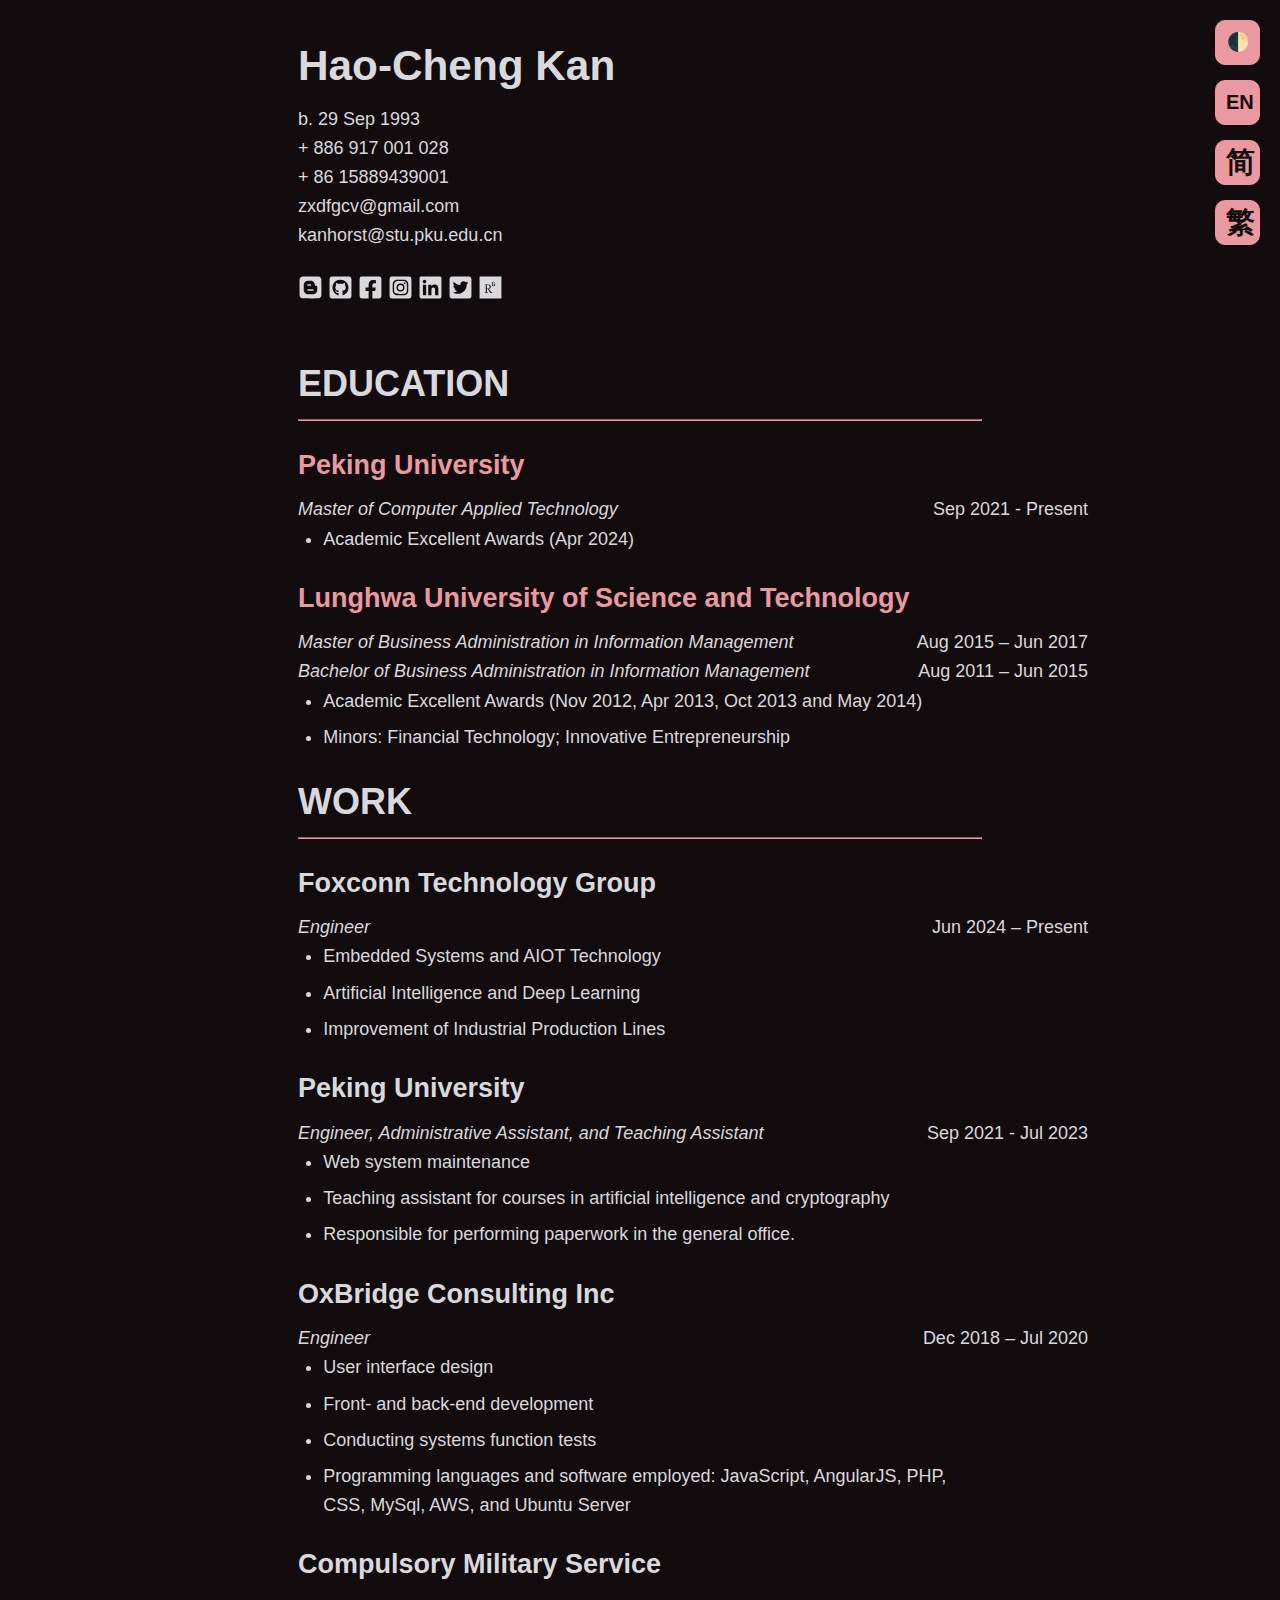
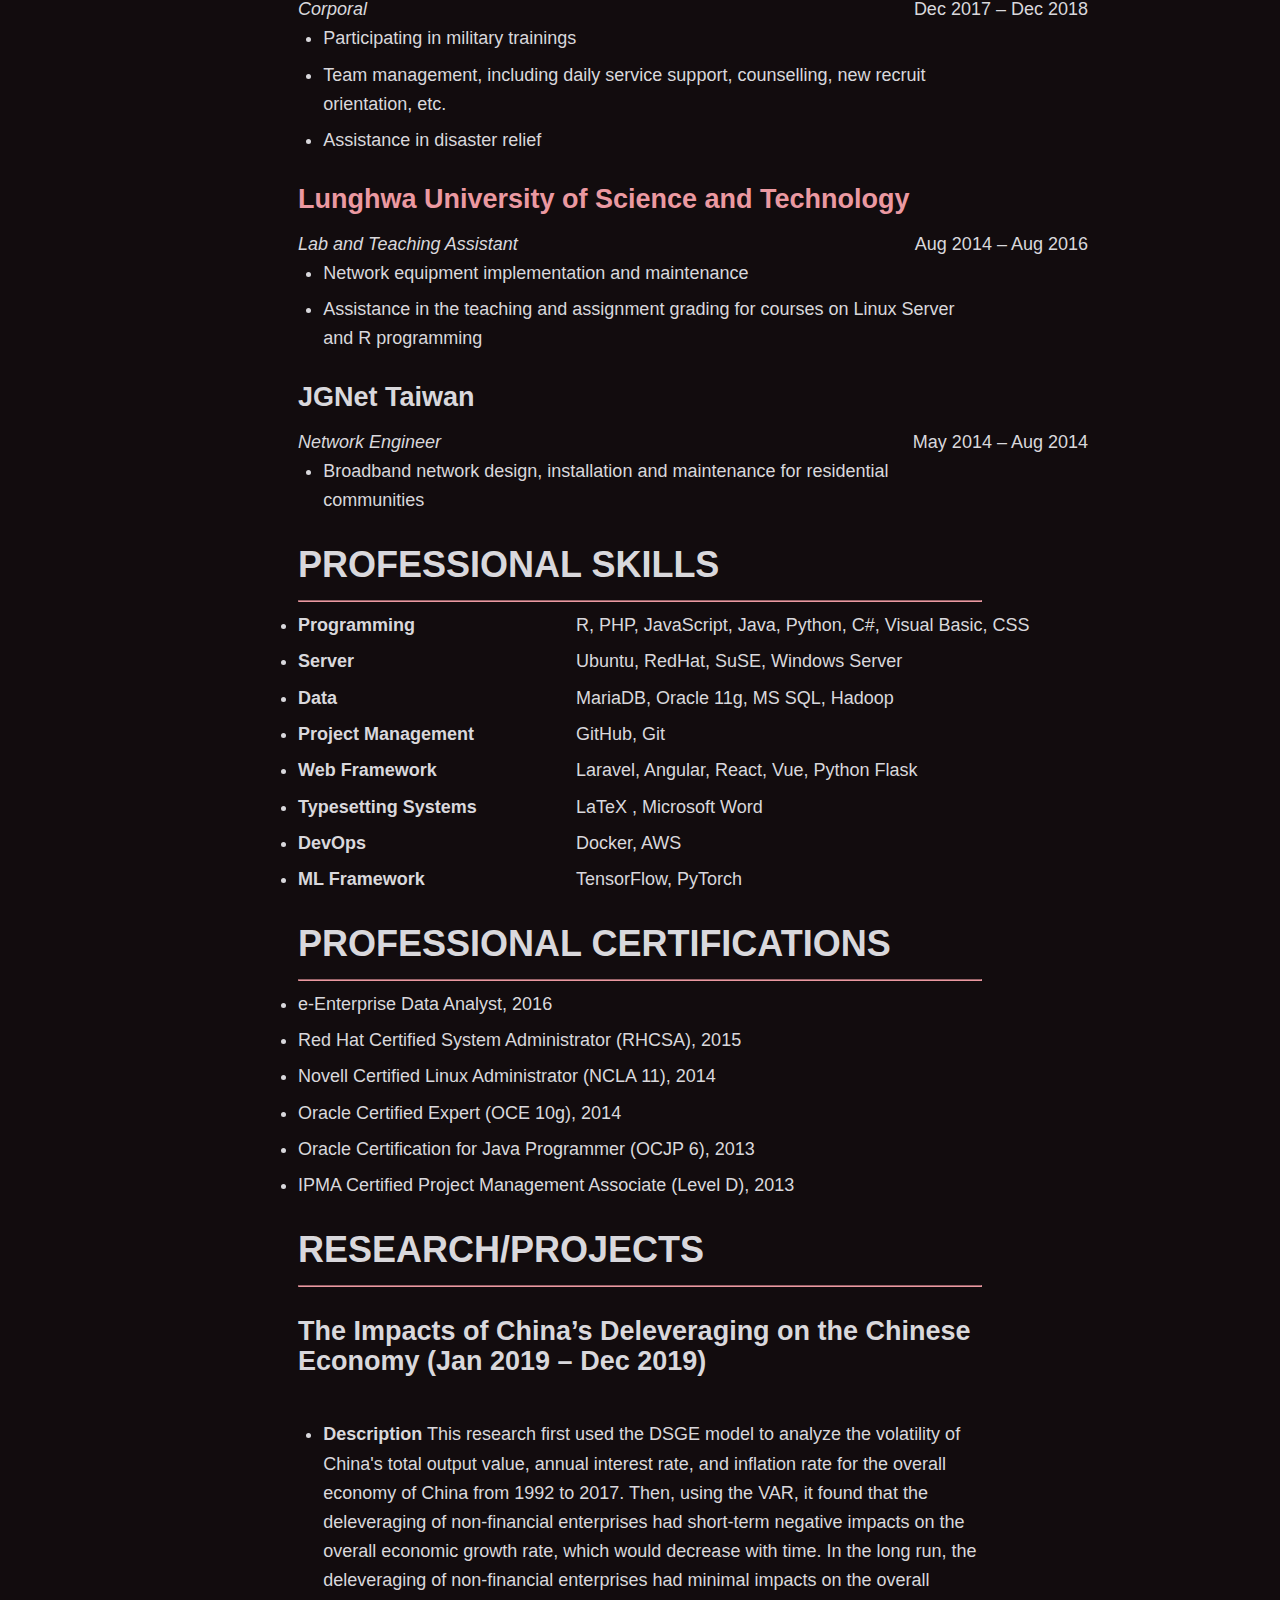
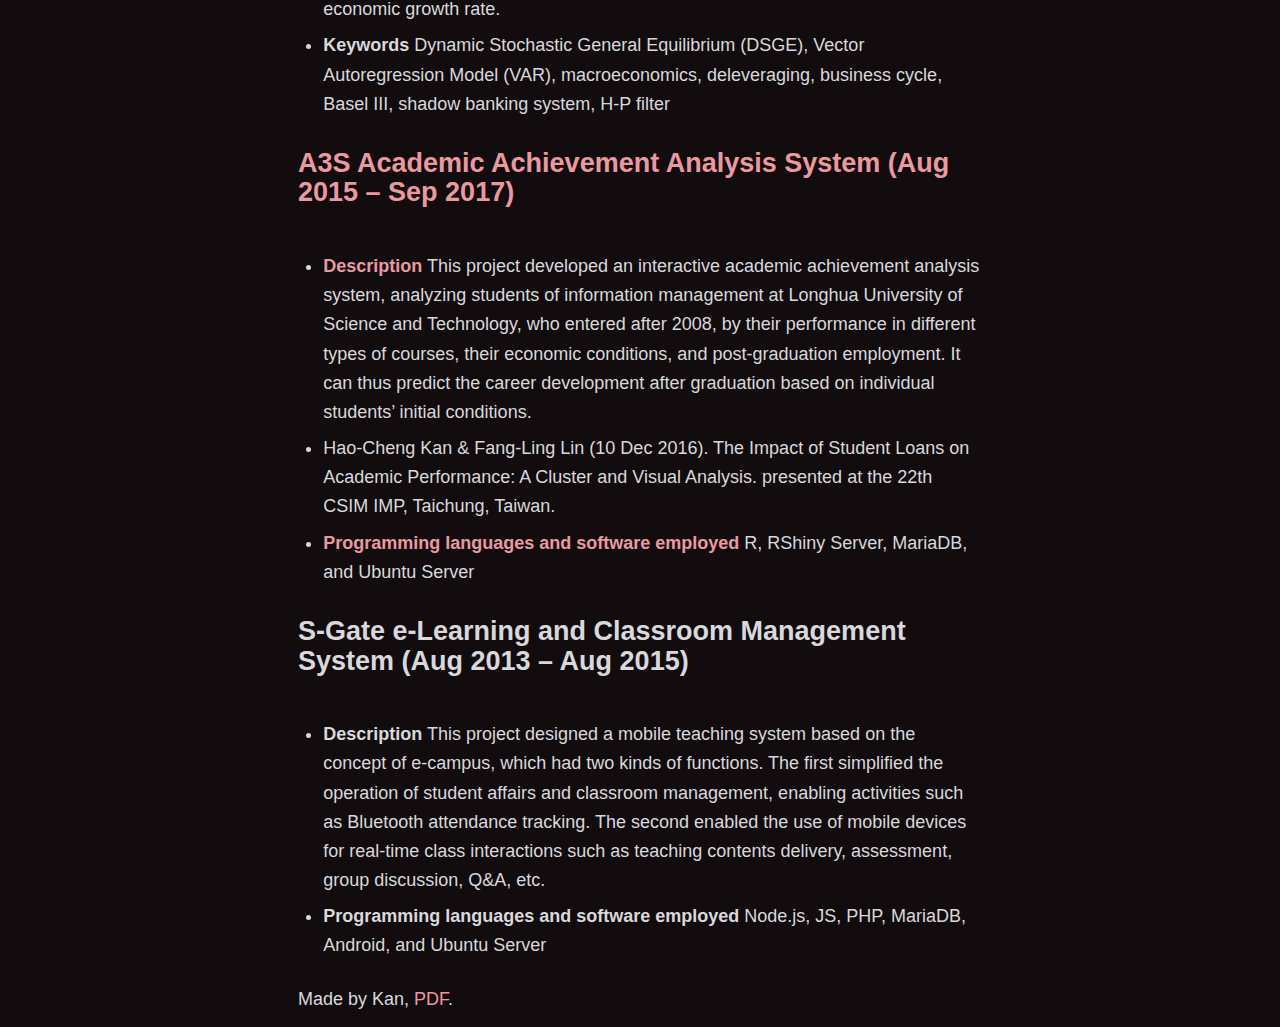
<file: en.html>
﻿<!DOCTYPE html>
	<head>
		<meta charset="utf-8">
		<meta http-equiv="X-UA-Compatible" content="IE=edge">
		<meta name="viewport" content="width=device-width, initial-scale=1">
		<meta name="description" content="Horst Kan - CV">
		<meta name="author" content="kancheng">
		<title>Haoye - Horst Kan</title>
		<link rel="shortcut" href="favicon.ico"/>
		<link rel="stylesheet" href="css/normalize.css" />
		<link id="sakura-css" rel="stylesheet" href="css/sakura-vader.css">
		<!-- <link id="sakura-css" rel="stylesheet" href="css/sakura.css"> -->
		<link rel="stylesheet" href="css/cv-layout.css">
		<!-- Global site tag (gtag.js) - Google Analytics -->
		<script async src="https://www.googletagmanager.com/gtag/js?id=UA-133235714-1"></script>
		<script>
			window.dataLayer = window.dataLayer || [];
			function gtag(){dataLayer.push(arguments);}
			gtag('js', new Date());
			gtag('config', 'UA-133235714-1');
		</script>
	</head>
	<body>
		<header>
			<h1>Hao-Cheng Kan</h1>
				<button id="switchThemeButton" class="huge-btn sun-dark-btn" onclick="switchSakuraTheme();" >🌓</button>
				<button class="huge-btn totop topbtn"><b class="topbtnsize">^</b></button>
				<button class="huge-btn lang-btn-en" onclick="document.location.href = 'en.html'"><b class="common-btn-size-en">EN</b></button>
				<button class="huge-btn lang-btn-tc" onclick="document.location.href = 'zh_tw.html'"><b class="common-btn-size-zh">繁</b></button>
				<button class="huge-btn lang-btn-sc" onclick="document.location.href = 'zh_cn.html'"><b class="common-btn-size-zh">简</b></button>
			<p>
				b. 29 Sep 1993<br />
				+ 886 917 001 028<br />
				+ 86 15889439001<br />
				zxdfgcv@gmail.com<br />
				kanhorst@stu.pku.edu.cn<br />
				<div id="parent-v">
					<img class="icon" src="image/blogger-brands-w.svg" onclick="window.open('https://kanchengzxdfgcv.blogspot.tw/');">
					<img class="icon" src="image/github-square-brands-w.svg" onclick="window.open('https://github.com/kancheng');">
					<img class="icon" src="image/facebook-square-brands-w.svg" onclick="window.open('https://www.facebook.com/haoye.kan.zxdfgcv');">
					<img class="icon" src="image/instagram-square-brands-w.svg" onclick="window.open('https://www.instagram.com/haoyetanxin929/');">
					<img class="icon" src="image/linkedin-brands-w.svg" onclick="window.open('https://www.linkedin.com/in/hao-cheng-kan-b59b3b92/');">
					<img class="icon" src="image/twitter-square-brands-w.svg" onclick="window.open('https://twitter.com/haochengkan');">
					<img class="icon" src="image/researchgate-brands-w.svg" onclick="window.open('https://www.researchgate.net/profile/Hao-Cheng-Kan');">
				</div>
				<div id="parent-g" style="display: none;">
					<img class="icon" src="image/blogger-brands.svg" onclick="window.open('https://kanchengzxdfgcv.blogspot.tw/');">
					<img class="icon" src="image/github-square-brands.svg" onclick="window.open('https://github.com/kancheng');">
					<img class="icon" src="image/facebook-square-brands.svg" onclick="window.open('https://www.facebook.com/haoye.kan.zxdfgcv');">
					<img class="icon" src="image/instagram-square-brands.svg" onclick="window.open('https://www.instagram.com/haoyetanxin929/');">
					<img class="icon" src="image/linkedin-brands.svg" onclick="window.open('https://www.linkedin.com/in/hao-cheng-kan-b59b3b92/');">
					<img class="icon" src="image/twitter-square-brands.svg" onclick="window.open('https://twitter.com/haochengkan');">
					<img class="icon" src="image/researchgate-brands.svg" onclick="window.open('https://www.researchgate.net/profile/Hao-Cheng-Kan');">
				</div>
		</header>
		<main>
			<article>
				<header>
					<h2>EDUCATION</h2>
				</header>
				<div>
					<hr>
				</div>
				<p>
					<h4><a href="https://english.pku.edu.cn/">Peking University</a></h4>
					<div class="div-width">
						<i>Master of Computer Applied Technology</i>
						<span class="t-r-15">Sep 2021 - Present</span>
					</div>
					<ul>
						<li>Academic Excellent Awards (Apr 2024)</li>
					</ul>
					<h4><a href="https://english.lhu.edu.tw/">Lunghwa University of Science and Technology</a></h4>
					<div class="div-width">
						<i>Master of Business Administration in Information Management</i>
						<span class="t-r-15">Aug 2015 – Jun 2017</span>
					</div>
					<div class="div-width">
						<i>Bachelor of Business Administration in Information Management</i>
						<span class="t-r-15">Aug 2011 – Jun 2015</span>
					</div>
					<ul>
						<li>Academic Excellent Awards (Nov 2012, Apr 2013, Oct 2013 and May 2014)</li>
						<li>Minors: Financial Technology; Innovative Entrepreneurship</li>
					</ul>
				</p>
			</article>
			<article>
				<header>
					<h2>WORK</h2>
				</header>
				<div>
					<hr>
				</div>
				<p>
					<h4>Foxconn Technology Group</h4>
					<div class="div-width">
						<i>Engineer</i>
						<span class="t-r-15">Jun 2024 – Present</span>
					</div>
					<ul>
						<li>Embedded Systems and AIOT Technology</li>
						<li>Artificial Intelligence and Deep Learning</li>
						<li>Improvement of Industrial Production Lines</li>
					</ul>
					<h4>Peking University</h4>
					<div class="div-width">
						<i>Engineer, Administrative Assistant, and Teaching Assistant</i>
						<span class="t-r-15">Sep 2021 - Jul 2023</span>
					</div>
					<ul>
						<li>Web system maintenance</li>
						<li>Teaching assistant for courses in artificial intelligence and cryptography</li>
						<li>Responsible for performing paperwork in the general office.</li>
					</ul>
					<h4>OxBridge Consulting Inc</h4>
					<div class="div-width">
						<i>Engineer</i>
						<span class="t-r-15">Dec 2018 – Jul 2020</span>
					</div>
					<ul>
						<li>User interface design</li>
						<li>Front- and back-end development</li>
						<li>Conducting systems function tests</li>
						<li>Programming languages and software employed: JavaScript, AngularJS, PHP, CSS, MySql, AWS, and Ubuntu Server</li>
					</ul>
					<h4>Compulsory Military Service</h4>
					<div class="div-width">
						<i>Corporal</i>
						<span class="t-r-15">Dec 2017 – Dec 2018</span>
					</div>
					<ul>
						<li>Participating in military trainings</li>
						<li>Team management, including daily service support, counselling, new recruit orientation, etc.</li>
						<li>Assistance in disaster relief</li>
					</ul>
					<h4><a href="https://english.lhu.edu.tw/">Lunghwa University of Science and Technology</a></h4>
					<div class="div-width">
						<i>Lab and Teaching Assistant</i>
						<span class="t-r-15">Aug 2014 – Aug 2016</span>
					</div>
					<ul>
						<li>Network equipment implementation and maintenance</li>
						<li>Assistance in the teaching and assignment grading for courses on Linux Server and R programming</li>
					</ul>
					<h4>JGNet Taiwan</h4>
					<div class="div-width">
						<i>Network Engineer</i>
						<span class="t-r-15">May 2014 – Aug 2014</span>
					</div>
					<ul>
						<li>Broadband network design, installation and maintenance for residential communities</li>
					</ul>
				</p>
			</article>
			<article>
				<header>
					<h2>PROFESSIONAL SKILLS</h2>
				</header>
				<div>
					<hr>
				</div>
				<ui>
					<li class="minli">
						<b>Programming</b>
						<span class="t-l-15"> R, PHP, JavaScript, Java, Python, C#, Visual Basic, CSS</span>
					</li>
					<li class="minli">
						<b>Server</b>
						<span class="t-l-15"> Ubuntu, RedHat, SuSE, Windows Server</span>
					</li>
					<li class="minli">
						<b>Data</b>
						<span class="t-l-15"> MariaDB, Oracle 11g, MS SQL, Hadoop</span>
					</li>
					<li class="minli">
						<b>Project Management</b>
						<span class="t-l-15"> GitHub, Git</span>
					</li>
					<li class="minli">
						<b>Web Framework</b>
						<span class="t-l-15"> Laravel, Angular, React, Vue, Python Flask</span>
					</li>
					<li class="minli">
						<b>Typesetting Systems</b>
						<span class="t-l-15"> LaTeX , Microsoft Word</span>
					</li>
					<li class="minli">
						<b>DevOps</b>
						<span class="t-l-15"> Docker, AWS</span>
					</li>
					<li class="minli">
						<b>ML Framework</b>
						<span class="t-l-15"> TensorFlow, PyTorch</span>
					</li>
				</ui>
			</article>
			<article>
				<header>
					<h2>PROFESSIONAL CERTIFICATIONS</h2>
				</header>
				<div>
					<hr>
				</div>
					<ui>
						<li>e-Enterprise Data Analyst, 2016</li>
						<li>Red Hat Certified System Administrator (RHCSA), 2015</li>
						<li>Novell Certified Linux Administrator (NCLA 11), 2014</li>
						<li>Oracle Certified Expert (OCE 10g), 2014</li>
						<li>Oracle Certification for Java Programmer (OCJP 6), 2013</li>
						<li>IPMA Certified Project Management Associate (Level D), 2013</li>
					</ui>
			</article>
			<article>
				<header>
					<h2>RESEARCH/PROJECTS</h2>
				</header>
				<div>
					<hr>
				</div>
				<p>
					<h4>The Impacts of China’s Deleveraging on the Chinese Economy (Jan 2019 – Dec 2019)</h4><br />
					<ul>
						<li><b>Description</b> This research first used the DSGE model to analyze the volatility of China's total output value, annual interest rate, and inflation rate for the overall economy of China from 1992 to 2017. Then, using the VAR, it found that the deleveraging of non-financial enterprises had short-term negative impacts on the overall economic growth rate, which would decrease with time. In the long run, the deleveraging of non-financial enterprises had minimal impacts on the overall economic growth rate. </li>
						<li><b>Keywords</b> Dynamic Stochastic General Equilibrium (DSGE), Vector Autoregression Model (VAR), macroeconomics, deleveraging, business cycle, Basel III, shadow banking system, H-P filter</li>
					</ul>
					<h4><a href="https://hdl.handle.net/11296/45ru69">A3S Academic Achievement Analysis System (Aug 2015 – Sep 2017)</a></h4><br />
					<ul>
						<li><b><a href="https://github.com/kancheng/rsloan">Description</a></b> This project developed an interactive academic achievement analysis system, analyzing students of information management at Longhua University of Science and Technology, who entered after 2008, by their performance in different types of courses, their economic conditions, and post-graduation employment. It can thus predict the career development after graduation based on individual students’ initial conditions.</li>
						<li>Hao-Cheng Kan & Fang-Ling Lin (10 Dec 2016). The Impact of Student Loans on Academic Performance: A Cluster and Visual Analysis. presented at the 22th CSIM IMP, Taichung, Taiwan.</li>
						<li><b><a href="https://github.com/kancheng/rsloan">Programming languages and software employed</a></b> R, RShiny Server, MariaDB, and Ubuntu Server</li>
					</ul>
					<h4>S-Gate e-Learning and Classroom Management System (Aug 2013 – Aug 2015)</h4><br />
					<ul>
						<li><b>Description</b> This project designed a mobile teaching system based on the concept of e-campus, which had two kinds of functions. The first simplified the operation of student affairs and classroom management, enabling activities such as Bluetooth attendance tracking. The second enabled the use of mobile devices for real-time class interactions such as teaching contents delivery, assessment, group discussion, Q&A, etc.</li>
						<li><b>Programming languages and software employed</b> Node.js, JS, PHP, MariaDB, Android, and Ubuntu Server</li>
					</ul>
				</p>
			</article>
		</main>
		<footer>
			Made by Kan, <a href="cv_pdf_en.html" target="_blank">PDF</a>.
		</footer>
	</body>
	<script type="text/javascript" src="js/jquery.min.js"></script>
	<script type="text/javascript" src="js/main.js" charset="utf-8"></script>
</html>
</file>
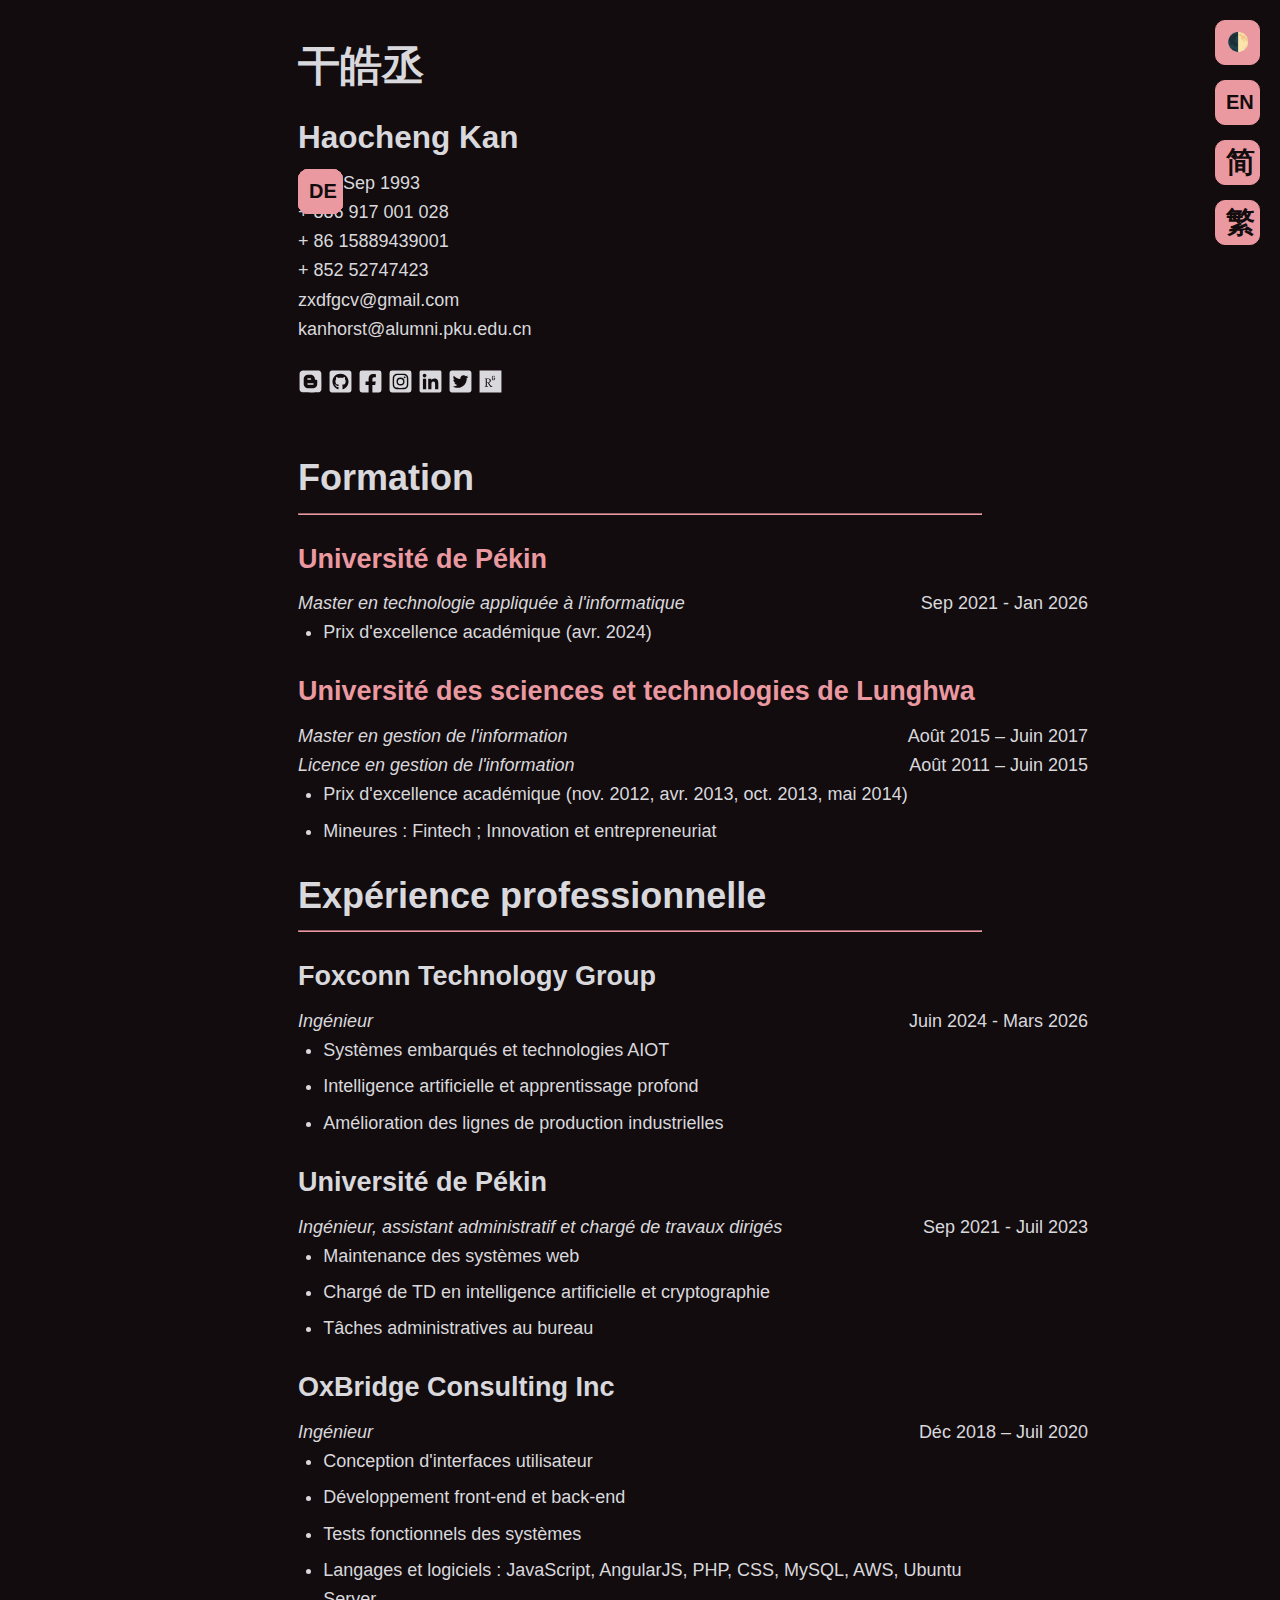
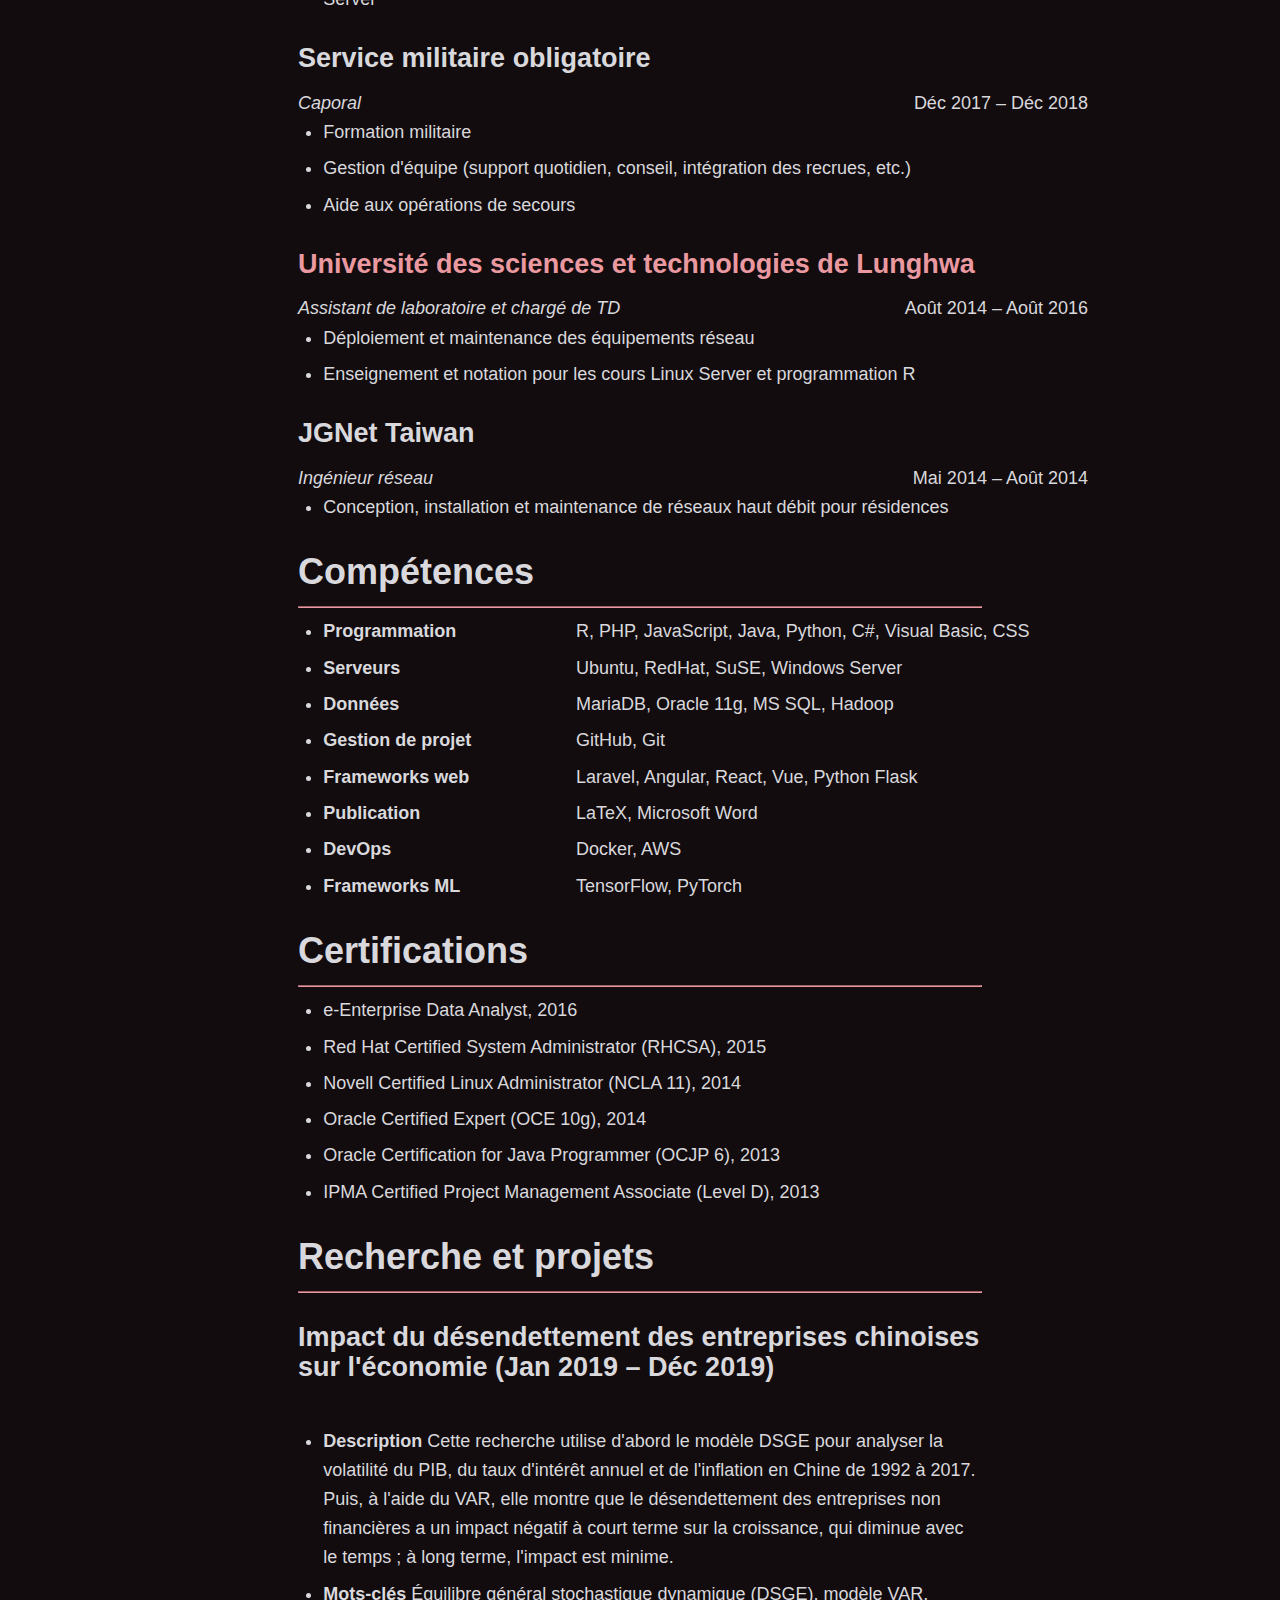
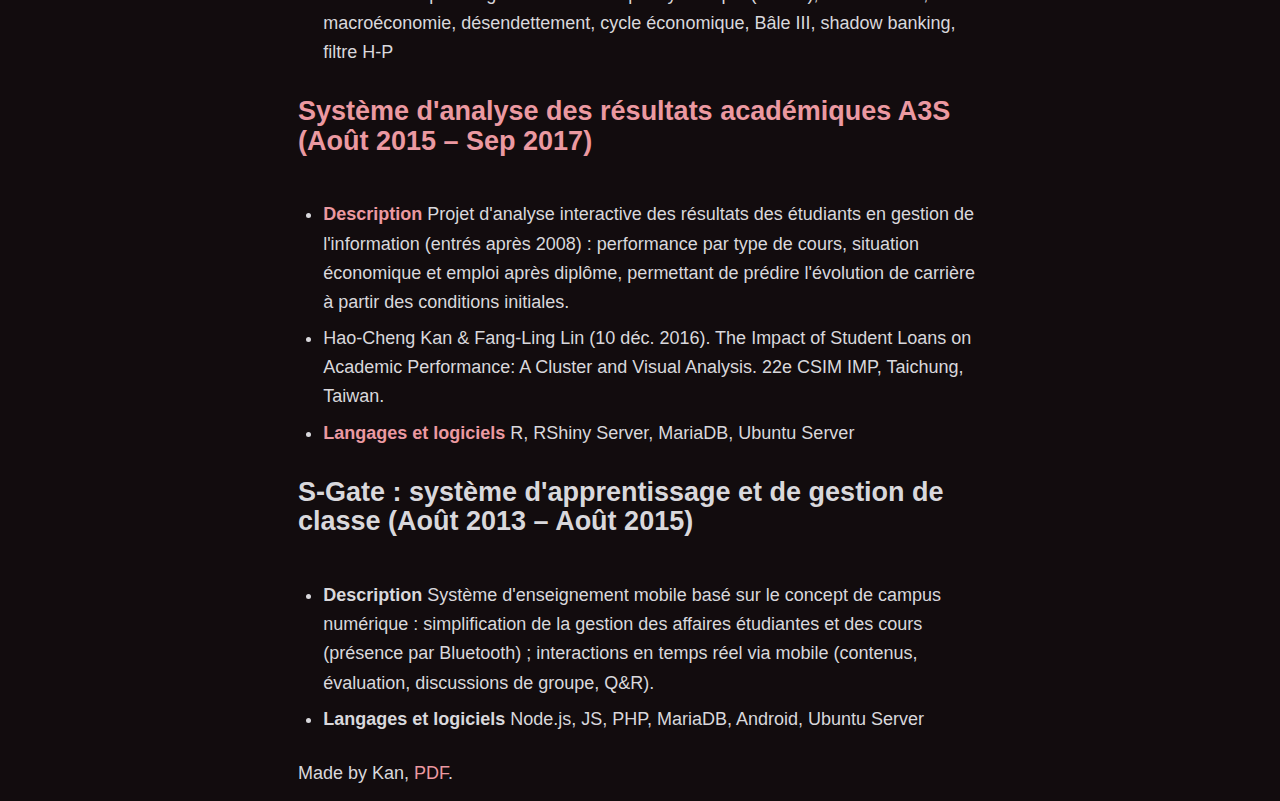
<file: fr.html>
<!DOCTYPE html>
	<head>
		<meta charset="utf-8">
		<meta http-equiv="X-UA-Compatible" content="IE=edge">
		<meta name="viewport" content="width=device-width, initial-scale=1">
		<meta name="description" content="Horst Kan - CV">
		<meta name="author" content="kancheng">
		<title>Haoye - Horst Kan</title>
		<link rel="shortcut" href="favicon.ico"/>
		<link rel="stylesheet" href="css/normalize.css" />
		<link id="sakura-css" rel="stylesheet" href="css/sakura-vader.css">
		<link rel="stylesheet" href="css/cv-layout.css">
		<script async src="https://www.googletagmanager.com/gtag/js?id=UA-133235714-1"></script>
		<script>
			window.dataLayer = window.dataLayer || [];
			function gtag(){dataLayer.push(arguments);}
			gtag('js', new Date());
			gtag('config', 'UA-133235714-1');
		</script>
	</head>
	<body>
		<header>
			<h1>干皓丞</h1>
			<h3>Haocheng Kan</h3>
				<button id="switchThemeButton" class="huge-btn sun-dark-btn" onclick="switchSakuraTheme();" >🌓</button>
				<button class="huge-btn totop topbtn"><b class="topbtnsize">^</b></button>
				<button class="huge-btn lang-btn-en" onclick="document.location.href = 'en.html'"><b class="common-btn-size-en">EN</b></button>
				<button class="huge-btn lang-btn-tc" onclick="document.location.href = 'zh_tw.html'"><b class="common-btn-size-zh">繁</b></button>
				<button class="huge-btn lang-btn-sc" onclick="document.location.href = 'zh_cn.html'"><b class="common-btn-size-zh">简</b></button>
				<button class="huge-btn lang-btn-ja" onclick="document.location.href = 'ja.html'"><b class="common-btn-size-en">JP</b></button>
				<button class="huge-btn lang-btn-fr" onclick="document.location.href = 'fr.html'"><b class="common-btn-size-en">FR</b></button>
				<button class="huge-btn lang-btn-de" onclick="document.location.href = 'de.html'"><b class="common-btn-size-en">DE</b></button>
			<p>
				n. 29 Sep 1993<br />
				+ 886 917 001 028<br />
				+ 86 15889439001<br />
				+ 852 52747423<br />
				zxdfgcv@gmail.com<br />
				kanhorst@alumni.pku.edu.cn<br />
				<div id="parent-v">
					<img class="icon" src="image/blogger-brands-w.svg" onclick="window.open('https://kanchengzxdfgcv.blogspot.tw/');">
					<img class="icon" src="image/github-square-brands-w.svg" onclick="window.open('https://github.com/kancheng');">
					<img class="icon" src="image/facebook-square-brands-w.svg" onclick="window.open('https://www.facebook.com/haoye.kan.zxdfgcv');">
					<img class="icon" src="image/instagram-square-brands-w.svg" onclick="window.open('https://www.instagram.com/haoyetanxin929/');">
					<img class="icon" src="image/linkedin-brands-w.svg" onclick="window.open('https://www.linkedin.com/in/hao-cheng-kan-b59b3b92/');">
					<img class="icon" src="image/twitter-square-brands-w.svg" onclick="window.open('https://twitter.com/haochengkan');">
					<img class="icon" src="image/researchgate-brands-w.svg" onclick="window.open('https://www.researchgate.net/profile/Hao-Cheng-Kan');">
				</div>
				<div id="parent-g" style="display: none;">
					<img class="icon" src="image/blogger-brands.svg" onclick="window.open('https://kanchengzxdfgcv.blogspot.tw/');">
					<img class="icon" src="image/github-square-brands.svg" onclick="window.open('https://github.com/kancheng');">
					<img class="icon" src="image/facebook-square-brands.svg" onclick="window.open('https://www.facebook.com/haoye.kan.zxdfgcv');">
					<img class="icon" src="image/instagram-square-brands.svg" onclick="window.open('https://www.instagram.com/haoyetanxin929/');">
					<img class="icon" src="image/linkedin-brands.svg" onclick="window.open('https://www.linkedin.com/in/hao-cheng-kan-b59b3b92/');">
					<img class="icon" src="image/twitter-square-brands.svg" onclick="window.open('https://twitter.com/haochengkan');">
					<img class="icon" src="image/researchgate-brands.svg" onclick="window.open('https://www.researchgate.net/profile/Hao-Cheng-Kan');">
				</div>
			</p>
		</header>
		<main>
			<article>
				<header>
					<h2>Formation</h2>
				</header>
				<div>
					<hr>
				</div>
				<p>
					<h4><a href="https://english.pku.edu.cn/">Université de Pékin</a></h4>
					<div class="div-width">
						<i>Master en technologie appliquée à l'informatique</i>
						<span class="t-r-15">Sep 2021 - Jan 2026</span>
					</div>
					<ul>
						<li>Prix d'excellence académique (avr. 2024)</li>
					</ul>
					<h4><a href="https://english.lhu.edu.tw/">Université des sciences et technologies de Lunghwa</a></h4>
					<div class="div-width">
						<i>Master en gestion de l'information</i>
						<span class="t-r-15">Août 2015 – Juin 2017</span>
					</div>
					<div class="div-width">
						<i>Licence en gestion de l'information</i>
						<span class="t-r-15">Août 2011 – Juin 2015</span>
					</div>
					<ul>
						<li>Prix d'excellence académique (nov. 2012, avr. 2013, oct. 2013, mai 2014)</li>
						<li>Mineures : Fintech ; Innovation et entrepreneuriat</li>
					</ul>
				</p>
			</article>
			<article>
				<header>
					<h2>Expérience professionnelle</h2>
				</header>
				<div>
					<hr>
				</div>
				<p>
					<h4>Foxconn Technology Group</h4>
					<div class="div-width">
						<i>Ingénieur</i>
						<span class="t-r-15">Juin 2024 - Mars 2026</span>
					</div>
					<ul>
						<li>Systèmes embarqués et technologies AIOT</li>
						<li>Intelligence artificielle et apprentissage profond</li>
						<li>Amélioration des lignes de production industrielles</li>
					</ul>
					<h4>Université de Pékin</h4>
					<div class="div-width">
						<i>Ingénieur, assistant administratif et chargé de travaux dirigés</i>
						<span class="t-r-15">Sep 2021 - Juil 2023</span>
					</div>
					<ul>
						<li>Maintenance des systèmes web</li>
						<li>Chargé de TD en intelligence artificielle et cryptographie</li>
						<li>Tâches administratives au bureau</li>
					</ul>
					<h4>OxBridge Consulting Inc</h4>
					<div class="div-width">
						<i>Ingénieur</i>
						<span class="t-r-15">Déc 2018 – Juil 2020</span>
					</div>
					<ul>
						<li>Conception d'interfaces utilisateur</li>
						<li>Développement front-end et back-end</li>
						<li>Tests fonctionnels des systèmes</li>
						<li>Langages et logiciels : JavaScript, AngularJS, PHP, CSS, MySQL, AWS, Ubuntu Server</li>
					</ul>
					<h4>Service militaire obligatoire</h4>
					<div class="div-width">
						<i>Caporal</i>
						<span class="t-r-15">Déc 2017 – Déc 2018</span>
					</div>
					<ul>
						<li>Formation militaire</li>
						<li>Gestion d'équipe (support quotidien, conseil, intégration des recrues, etc.)</li>
						<li>Aide aux opérations de secours</li>
					</ul>
					<h4><a href="https://english.lhu.edu.tw/">Université des sciences et technologies de Lunghwa</a></h4>
					<div class="div-width">
						<i>Assistant de laboratoire et chargé de TD</i>
						<span class="t-r-15">Août 2014 – Août 2016</span>
					</div>
					<ul>
						<li>Déploiement et maintenance des équipements réseau</li>
						<li>Enseignement et notation pour les cours Linux Server et programmation R</li>
					</ul>
					<h4>JGNet Taiwan</h4>
					<div class="div-width">
						<i>Ingénieur réseau</i>
						<span class="t-r-15">Mai 2014 – Août 2014</span>
					</div>
					<ul>
						<li>Conception, installation et maintenance de réseaux haut débit pour résidences</li>
					</ul>
				</p>
			</article>
			<article>
				<header>
					<h2>Compétences</h2>
				</header>
				<div>
					<hr>
				</div>
				<ul>
					<li class="minli">
						<b>Programmation</b>
						<span class="t-l-15"> R, PHP, JavaScript, Java, Python, C#, Visual Basic, CSS</span>
					</li>
					<li class="minli">
						<b>Serveurs</b>
						<span class="t-l-15"> Ubuntu, RedHat, SuSE, Windows Server</span>
					</li>
					<li class="minli">
						<b>Données</b>
						<span class="t-l-15"> MariaDB, Oracle 11g, MS SQL, Hadoop</span>
					</li>
					<li class="minli">
						<b>Gestion de projet</b>
						<span class="t-l-15"> GitHub, Git</span>
					</li>
					<li class="minli">
						<b>Frameworks web</b>
						<span class="t-l-15"> Laravel, Angular, React, Vue, Python Flask</span>
					</li>
					<li class="minli">
						<b>Publication</b>
						<span class="t-l-15"> LaTeX, Microsoft Word</span>
					</li>
					<li class="minli">
						<b>DevOps</b>
						<span class="t-l-15"> Docker, AWS</span>
					</li>
					<li class="minli">
						<b>Frameworks ML</b>
						<span class="t-l-15"> TensorFlow, PyTorch</span>
					</li>
				</ul>
			</article>
			<article>
				<header>
					<h2>Certifications</h2>
				</header>
				<div>
					<hr>
				</div>
				<ul>
					<li>e-Enterprise Data Analyst, 2016</li>
					<li>Red Hat Certified System Administrator (RHCSA), 2015</li>
					<li>Novell Certified Linux Administrator (NCLA 11), 2014</li>
					<li>Oracle Certified Expert (OCE 10g), 2014</li>
					<li>Oracle Certification for Java Programmer (OCJP 6), 2013</li>
					<li>IPMA Certified Project Management Associate (Level D), 2013</li>
				</ul>
			</article>
			<article>
				<header>
					<h2>Recherche et projets</h2>
				</header>
				<div>
					<hr>
				</div>
				<p>
					<h4>Impact du désendettement des entreprises chinoises sur l'économie (Jan 2019 – Déc 2019)</h4><br />
					<ul>
						<li><b>Description</b> Cette recherche utilise d'abord le modèle DSGE pour analyser la volatilité du PIB, du taux d'intérêt annuel et de l'inflation en Chine de 1992 à 2017. Puis, à l'aide du VAR, elle montre que le désendettement des entreprises non financières a un impact négatif à court terme sur la croissance, qui diminue avec le temps ; à long terme, l'impact est minime.</li>
						<li><b>Mots-clés</b> Équilibre général stochastique dynamique (DSGE), modèle VAR, macroéconomie, désendettement, cycle économique, Bâle III, shadow banking, filtre H-P</li>
					</ul>
					<h4><a href="https://hdl.handle.net/11296/45ru69">Système d'analyse des résultats académiques A3S (Août 2015 – Sep 2017)</a></h4><br />
					<ul>
						<li><b><a href="https://github.com/kancheng/rsloan">Description</a></b> Projet d'analyse interactive des résultats des étudiants en gestion de l'information (entrés après 2008) : performance par type de cours, situation économique et emploi après diplôme, permettant de prédire l'évolution de carrière à partir des conditions initiales.</li>
						<li>Hao-Cheng Kan & Fang-Ling Lin (10 déc. 2016). The Impact of Student Loans on Academic Performance: A Cluster and Visual Analysis. 22e CSIM IMP, Taichung, Taiwan.</li>
						<li><b><a href="https://github.com/kancheng/rsloan">Langages et logiciels</a></b> R, RShiny Server, MariaDB, Ubuntu Server</li>
					</ul>
					<h4>S-Gate : système d'apprentissage et de gestion de classe (Août 2013 – Août 2015)</h4><br />
					<ul>
						<li><b>Description</b> Système d'enseignement mobile basé sur le concept de campus numérique : simplification de la gestion des affaires étudiantes et des cours (présence par Bluetooth) ; interactions en temps réel via mobile (contenus, évaluation, discussions de groupe, Q&amp;R).</li>
						<li><b>Langages et logiciels</b> Node.js, JS, PHP, MariaDB, Android, Ubuntu Server</li>
					</ul>
				</p>
			</article>
		</main>
		<footer>
			Made by Kan, <a href="cv_pdf_en.html" target="_blank">PDF</a>.
		</footer>
	</body>
	<script type="text/javascript" src="js/jquery.min.js"></script>
	<script type="text/javascript" src="js/main.js" charset="utf-8"></script>
</html>
</file>
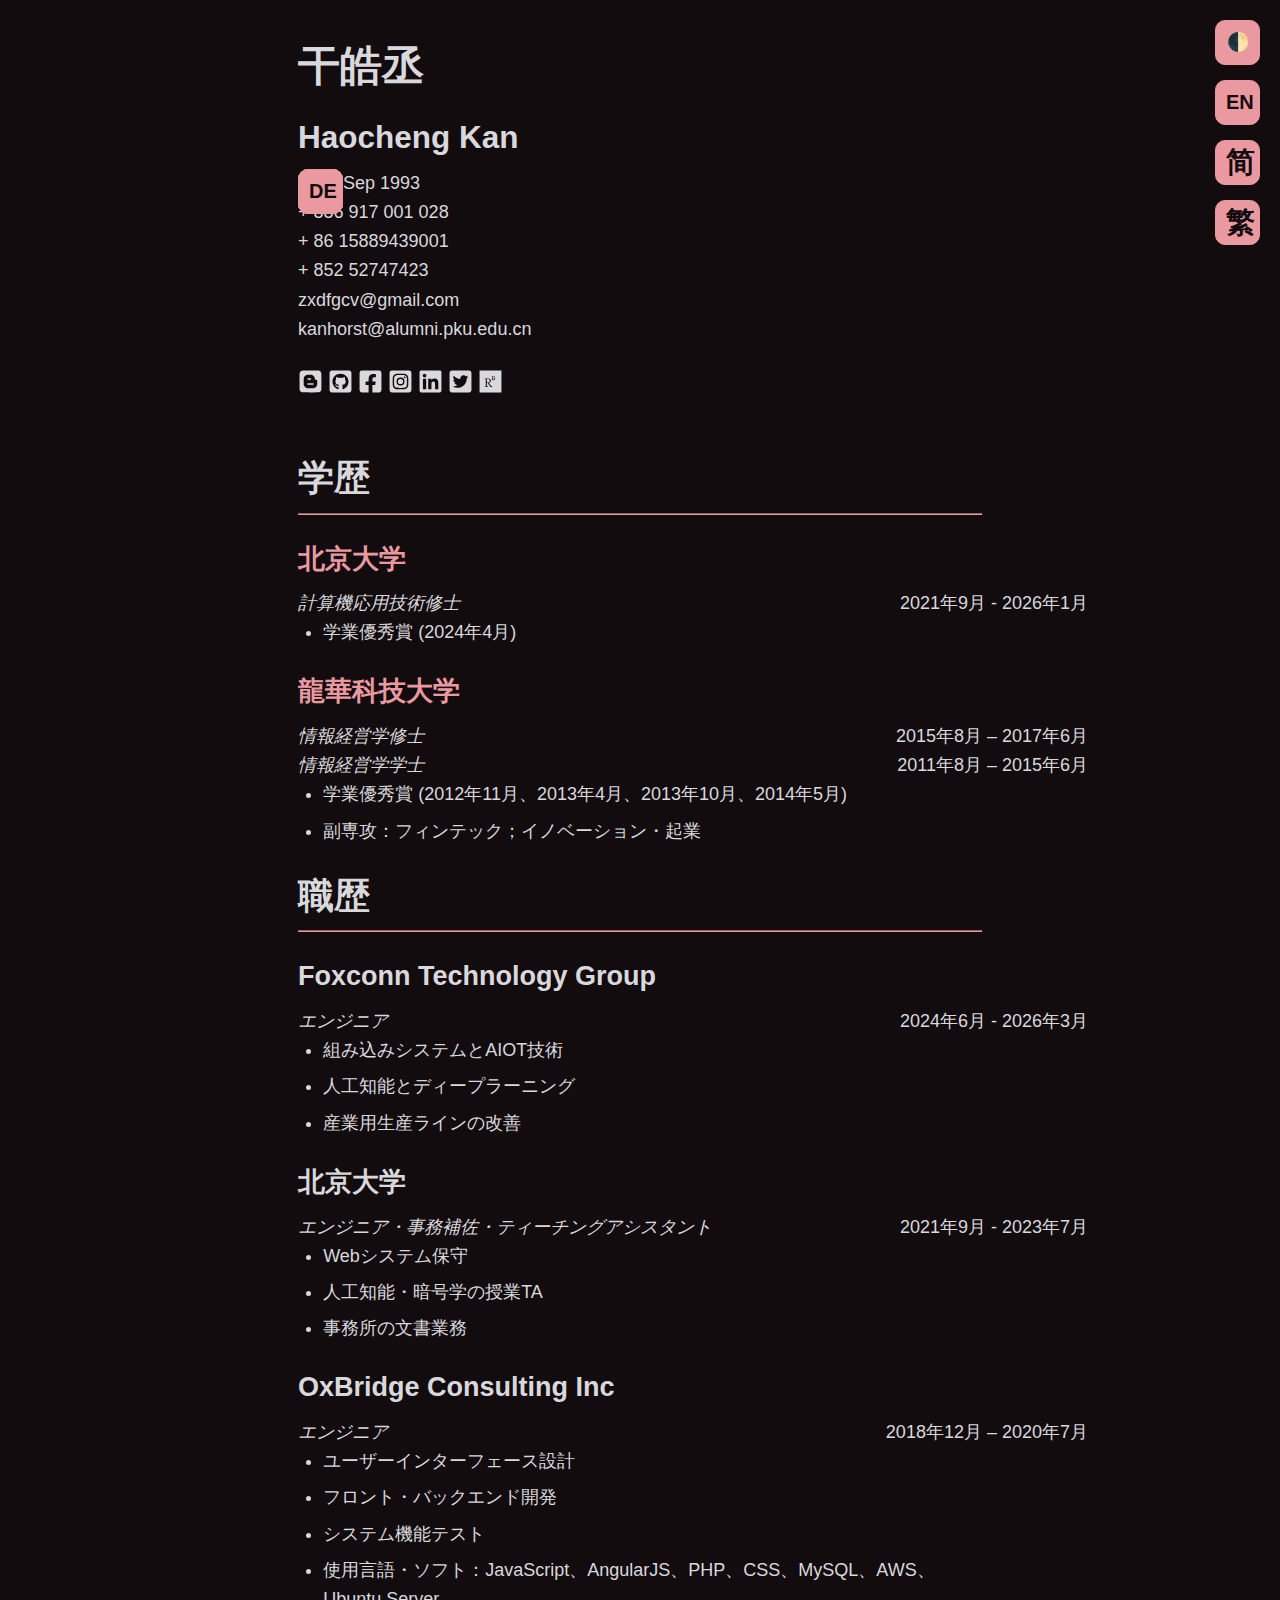
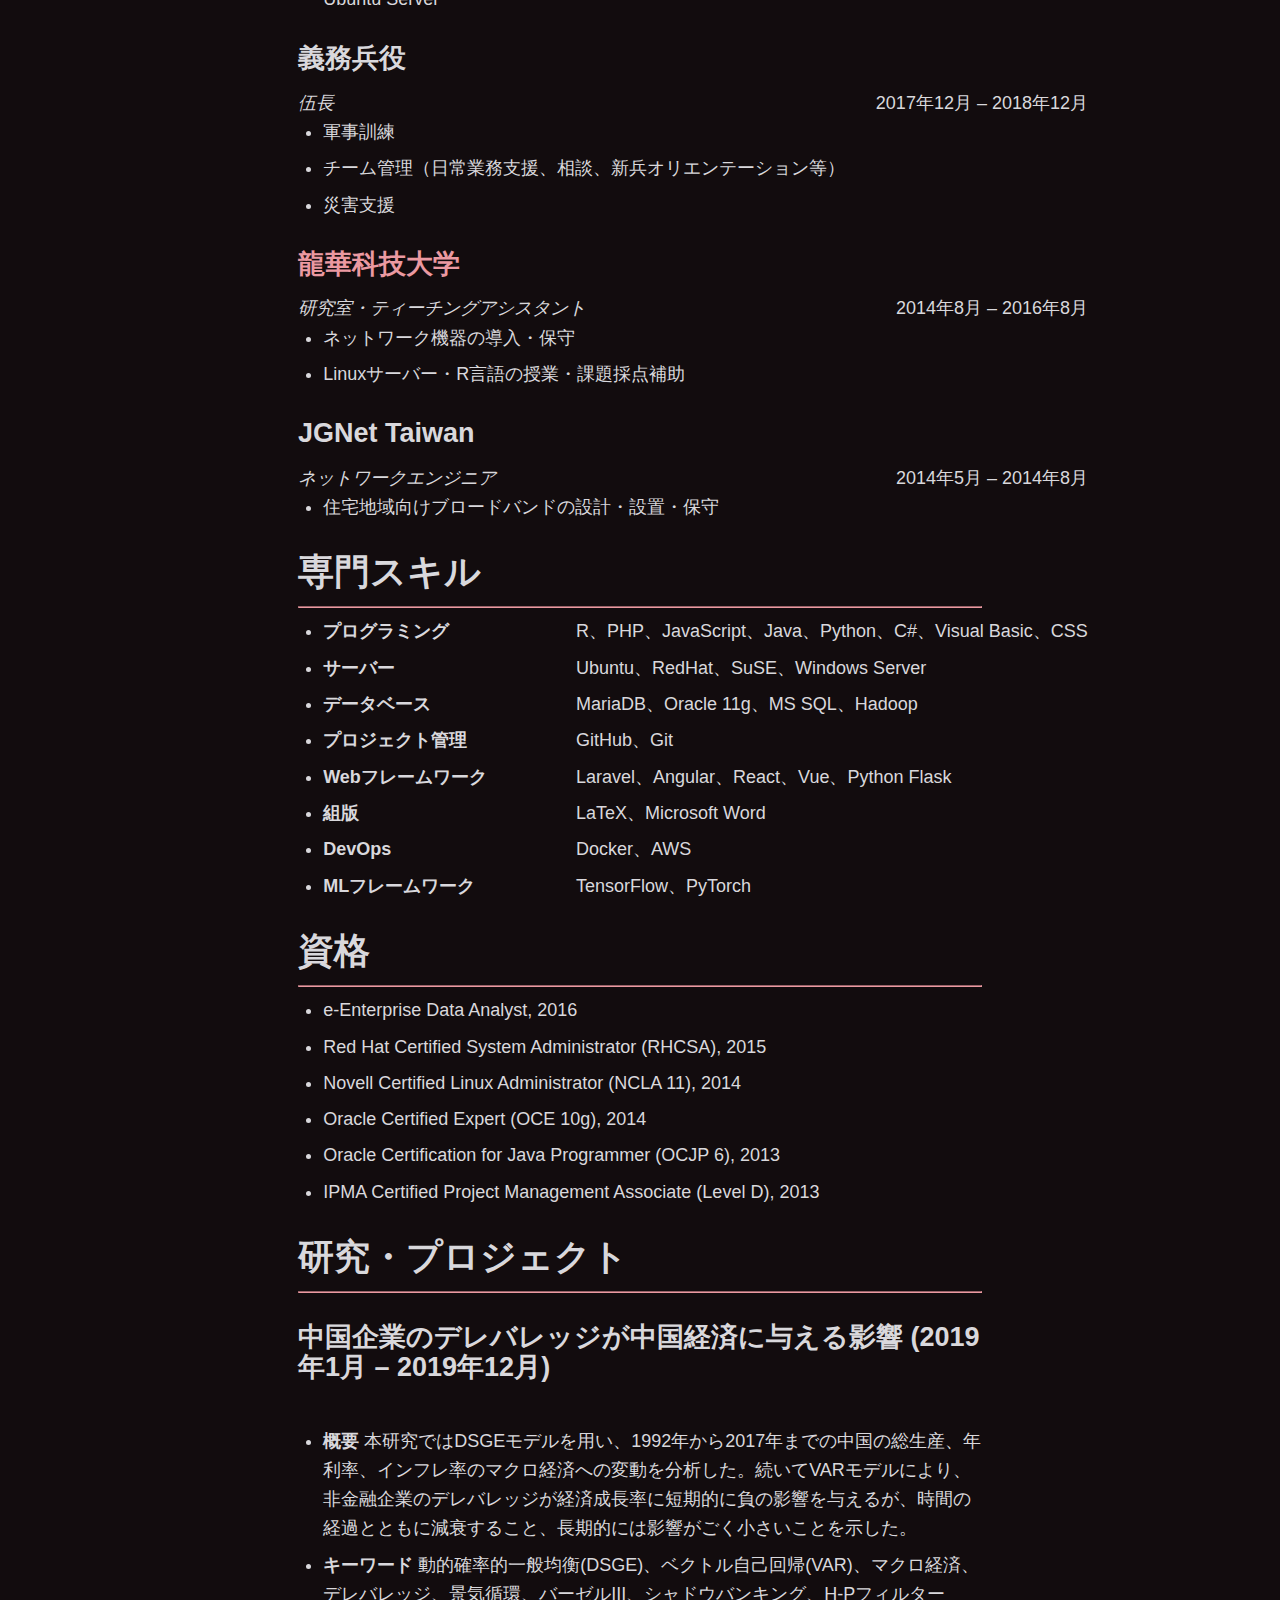
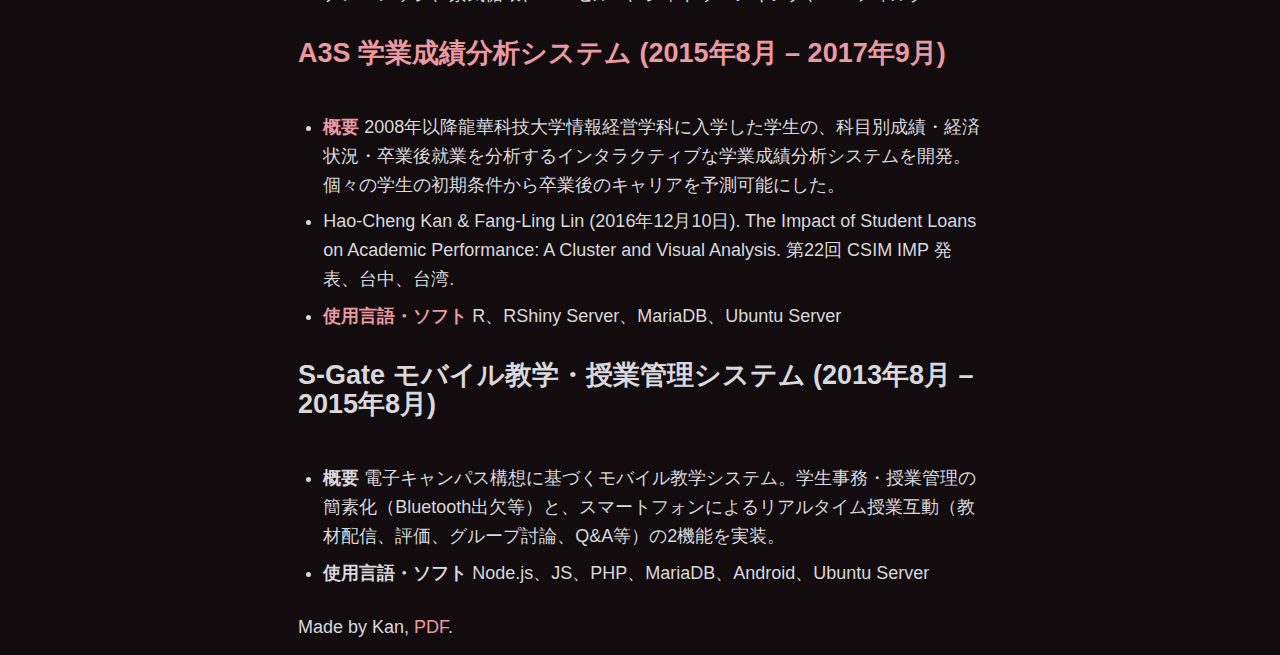
<file: ja.html>
<!DOCTYPE html>
	<head>
		<meta charset="utf-8">
		<meta http-equiv="X-UA-Compatible" content="IE=edge">
		<meta name="viewport" content="width=device-width, initial-scale=1">
		<meta name="description" content="Horst Kan - CV">
		<meta name="author" content="kancheng">
		<title>Haoye - Horst Kan</title>
		<link rel="shortcut" href="favicon.ico"/>
		<link rel="stylesheet" href="css/normalize.css" />
		<link id="sakura-css" rel="stylesheet" href="css/sakura-vader.css">
		<link rel="stylesheet" href="css/cv-layout.css">
		<script async src="https://www.googletagmanager.com/gtag/js?id=UA-133235714-1"></script>
		<script>
			window.dataLayer = window.dataLayer || [];
			function gtag(){dataLayer.push(arguments);}
			gtag('js', new Date());
			gtag('config', 'UA-133235714-1');
		</script>
	</head>
	<body>
		<header>
			<h1>干皓丞</h1>
			<h3>Haocheng Kan</h3>
				<button id="switchThemeButton" class="huge-btn sun-dark-btn" onclick="switchSakuraTheme();" >🌓</button>
				<button class="huge-btn totop topbtn"><b class="topbtnsize">^</b></button>
				<button class="huge-btn lang-btn-en" onclick="document.location.href = 'en.html'"><b class="common-btn-size-en">EN</b></button>
				<button class="huge-btn lang-btn-tc" onclick="document.location.href = 'zh_tw.html'"><b class="common-btn-size-zh">繁</b></button>
				<button class="huge-btn lang-btn-sc" onclick="document.location.href = 'zh_cn.html'"><b class="common-btn-size-zh">简</b></button>
				<button class="huge-btn lang-btn-ja" onclick="document.location.href = 'ja.html'"><b class="common-btn-size-en">JP</b></button>
				<button class="huge-btn lang-btn-fr" onclick="document.location.href = 'fr.html'"><b class="common-btn-size-en">FR</b></button>
				<button class="huge-btn lang-btn-de" onclick="document.location.href = 'de.html'"><b class="common-btn-size-en">DE</b></button>
			<p>
				b. 29 Sep 1993<br />
				+ 886 917 001 028<br />
				+ 86 15889439001<br />
				+ 852 52747423<br />
				zxdfgcv@gmail.com<br />
				kanhorst@alumni.pku.edu.cn<br />
				<div id="parent-v">
					<img class="icon" src="image/blogger-brands-w.svg" onclick="window.open('https://kanchengzxdfgcv.blogspot.tw/');">
					<img class="icon" src="image/github-square-brands-w.svg" onclick="window.open('https://github.com/kancheng');">
					<img class="icon" src="image/facebook-square-brands-w.svg" onclick="window.open('https://www.facebook.com/haoye.kan.zxdfgcv');">
					<img class="icon" src="image/instagram-square-brands-w.svg" onclick="window.open('https://www.instagram.com/haoyetanxin929/');">
					<img class="icon" src="image/linkedin-brands-w.svg" onclick="window.open('https://www.linkedin.com/in/hao-cheng-kan-b59b3b92/');">
					<img class="icon" src="image/twitter-square-brands-w.svg" onclick="window.open('https://twitter.com/haochengkan');">
					<img class="icon" src="image/researchgate-brands-w.svg" onclick="window.open('https://www.researchgate.net/profile/Hao-Cheng-Kan');">
				</div>
				<div id="parent-g" style="display: none;">
					<img class="icon" src="image/blogger-brands.svg" onclick="window.open('https://kanchengzxdfgcv.blogspot.tw/');">
					<img class="icon" src="image/github-square-brands.svg" onclick="window.open('https://github.com/kancheng');">
					<img class="icon" src="image/facebook-square-brands.svg" onclick="window.open('https://www.facebook.com/haoye.kan.zxdfgcv');">
					<img class="icon" src="image/instagram-square-brands.svg" onclick="window.open('https://www.instagram.com/haoyetanxin929/');">
					<img class="icon" src="image/linkedin-brands.svg" onclick="window.open('https://www.linkedin.com/in/hao-cheng-kan-b59b3b92/');">
					<img class="icon" src="image/twitter-square-brands.svg" onclick="window.open('https://twitter.com/haochengkan');">
					<img class="icon" src="image/researchgate-brands.svg" onclick="window.open('https://www.researchgate.net/profile/Hao-Cheng-Kan');">
				</div>
			</p>
		</header>
		<main>
			<article>
				<header>
					<h2>学歴</h2>
				</header>
				<div>
					<hr>
				</div>
				<p>
					<h4><a href="https://english.pku.edu.cn/">北京大学</a></h4>
					<div class="div-width">
						<i>計算機応用技術修士</i>
						<span class="t-r-15">2021年9月 - 2026年1月</span>
					</div>
					<ul>
						<li>学業優秀賞 (2024年4月)</li>
					</ul>
					<h4><a href="https://english.lhu.edu.tw/">龍華科技大学</a></h4>
					<div class="div-width">
						<i>情報経営学修士</i>
						<span class="t-r-15">2015年8月 – 2017年6月</span>
					</div>
					<div class="div-width">
						<i>情報経営学学士</i>
						<span class="t-r-15">2011年8月 – 2015年6月</span>
					</div>
					<ul>
						<li>学業優秀賞 (2012年11月、2013年4月、2013年10月、2014年5月)</li>
						<li>副専攻：フィンテック；イノベーション・起業</li>
					</ul>
				</p>
			</article>
			<article>
				<header>
					<h2>職歴</h2>
				</header>
				<div>
					<hr>
				</div>
				<p>
					<h4>Foxconn Technology Group</h4>
					<div class="div-width">
						<i>エンジニア</i>
						<span class="t-r-15">2024年6月 - 2026年3月</span>
					</div>
					<ul>
						<li>組み込みシステムとAIOT技術</li>
						<li>人工知能とディープラーニング</li>
						<li>産業用生産ラインの改善</li>
					</ul>
					<h4>北京大学</h4>
					<div class="div-width">
						<i>エンジニア・事務補佐・ティーチングアシスタント</i>
						<span class="t-r-15">2021年9月 - 2023年7月</span>
					</div>
					<ul>
						<li>Webシステム保守</li>
						<li>人工知能・暗号学の授業TA</li>
						<li>事務所の文書業務</li>
					</ul>
					<h4>OxBridge Consulting Inc</h4>
					<div class="div-width">
						<i>エンジニア</i>
						<span class="t-r-15">2018年12月 – 2020年7月</span>
					</div>
					<ul>
						<li>ユーザーインターフェース設計</li>
						<li>フロント・バックエンド開発</li>
						<li>システム機能テスト</li>
						<li>使用言語・ソフト：JavaScript、AngularJS、PHP、CSS、MySQL、AWS、Ubuntu Server</li>
					</ul>
					<h4>義務兵役</h4>
					<div class="div-width">
						<i>伍長</i>
						<span class="t-r-15">2017年12月 – 2018年12月</span>
					</div>
					<ul>
						<li>軍事訓練</li>
						<li>チーム管理（日常業務支援、相談、新兵オリエンテーション等）</li>
						<li>災害支援</li>
					</ul>
					<h4><a href="https://english.lhu.edu.tw/">龍華科技大学</a></h4>
					<div class="div-width">
						<i>研究室・ティーチングアシスタント</i>
						<span class="t-r-15">2014年8月 – 2016年8月</span>
					</div>
					<ul>
						<li>ネットワーク機器の導入・保守</li>
						<li>Linuxサーバー・R言語の授業・課題採点補助</li>
					</ul>
					<h4>JGNet Taiwan</h4>
					<div class="div-width">
						<i>ネットワークエンジニア</i>
						<span class="t-r-15">2014年5月 – 2014年8月</span>
					</div>
					<ul>
						<li>住宅地域向けブロードバンドの設計・設置・保守</li>
					</ul>
				</p>
			</article>
			<article>
				<header>
					<h2>専門スキル</h2>
				</header>
				<div>
					<hr>
				</div>
				<ul>
					<li class="minli">
						<b>プログラミング</b>
						<span class="t-l-15"> R、PHP、JavaScript、Java、Python、C#、Visual Basic、CSS</span>
					</li>
					<li class="minli">
						<b>サーバー</b>
						<span class="t-l-15"> Ubuntu、RedHat、SuSE、Windows Server</span>
					</li>
					<li class="minli">
						<b>データベース</b>
						<span class="t-l-15"> MariaDB、Oracle 11g、MS SQL、Hadoop</span>
					</li>
					<li class="minli">
						<b>プロジェクト管理</b>
						<span class="t-l-15"> GitHub、Git</span>
					</li>
					<li class="minli">
						<b>Webフレームワーク</b>
						<span class="t-l-15"> Laravel、Angular、React、Vue、Python Flask</span>
					</li>
					<li class="minli">
						<b>組版</b>
						<span class="t-l-15"> LaTeX、Microsoft Word</span>
					</li>
					<li class="minli">
						<b>DevOps</b>
						<span class="t-l-15"> Docker、AWS</span>
					</li>
					<li class="minli">
						<b>MLフレームワーク</b>
						<span class="t-l-15"> TensorFlow、PyTorch</span>
					</li>
				</ul>
			</article>
			<article>
				<header>
					<h2>資格</h2>
				</header>
				<div>
					<hr>
				</div>
				<ul>
					<li>e-Enterprise Data Analyst, 2016</li>
					<li>Red Hat Certified System Administrator (RHCSA), 2015</li>
					<li>Novell Certified Linux Administrator (NCLA 11), 2014</li>
					<li>Oracle Certified Expert (OCE 10g), 2014</li>
					<li>Oracle Certification for Java Programmer (OCJP 6), 2013</li>
					<li>IPMA Certified Project Management Associate (Level D), 2013</li>
				</ul>
			</article>
			<article>
				<header>
					<h2>研究・プロジェクト</h2>
				</header>
				<div>
					<hr>
				</div>
				<p>
					<h4>中国企業のデレバレッジが中国経済に与える影響 (2019年1月 – 2019年12月)</h4><br />
					<ul>
						<li><b>概要</b> 本研究ではDSGEモデルを用い、1992年から2017年までの中国の総生産、年利率、インフレ率のマクロ経済への変動を分析した。続いてVARモデルにより、非金融企業のデレバレッジが経済成長率に短期的に負の影響を与えるが、時間の経過とともに減衰すること、長期的には影響がごく小さいことを示した。</li>
						<li><b>キーワード</b> 動的確率的一般均衡(DSGE)、ベクトル自己回帰(VAR)、マクロ経済、デレバレッジ、景気循環、バーゼルIII、シャドウバンキング、H-Pフィルター</li>
					</ul>
					<h4><a href="https://hdl.handle.net/11296/45ru69">A3S 学業成績分析システム (2015年8月 – 2017年9月)</a></h4><br />
					<ul>
						<li><b><a href="https://github.com/kancheng/rsloan">概要</a></b> 2008年以降龍華科技大学情報経営学科に入学した学生の、科目別成績・経済状況・卒業後就業を分析するインタラクティブな学業成績分析システムを開発。個々の学生の初期条件から卒業後のキャリアを予測可能にした。</li>
						<li>Hao-Cheng Kan & Fang-Ling Lin (2016年12月10日). The Impact of Student Loans on Academic Performance: A Cluster and Visual Analysis. 第22回 CSIM IMP 発表、台中、台湾.</li>
						<li><b><a href="https://github.com/kancheng/rsloan">使用言語・ソフト</a></b> R、RShiny Server、MariaDB、Ubuntu Server</li>
					</ul>
					<h4>S-Gate モバイル教学・授業管理システム (2013年8月 – 2015年8月)</h4><br />
					<ul>
						<li><b>概要</b> 電子キャンパス構想に基づくモバイル教学システム。学生事務・授業管理の簡素化（Bluetooth出欠等）と、スマートフォンによるリアルタイム授業互動（教材配信、評価、グループ討論、Q&amp;A等）の2機能を実装。</li>
						<li><b>使用言語・ソフト</b> Node.js、JS、PHP、MariaDB、Android、Ubuntu Server</li>
					</ul>
				</p>
			</article>
		</main>
		<footer>
			Made by Kan, <a href="cv_pdf_en.html" target="_blank">PDF</a>.
		</footer>
	</body>
	<script type="text/javascript" src="js/jquery.min.js"></script>
	<script type="text/javascript" src="js/main.js" charset="utf-8"></script>
</html>
</file>
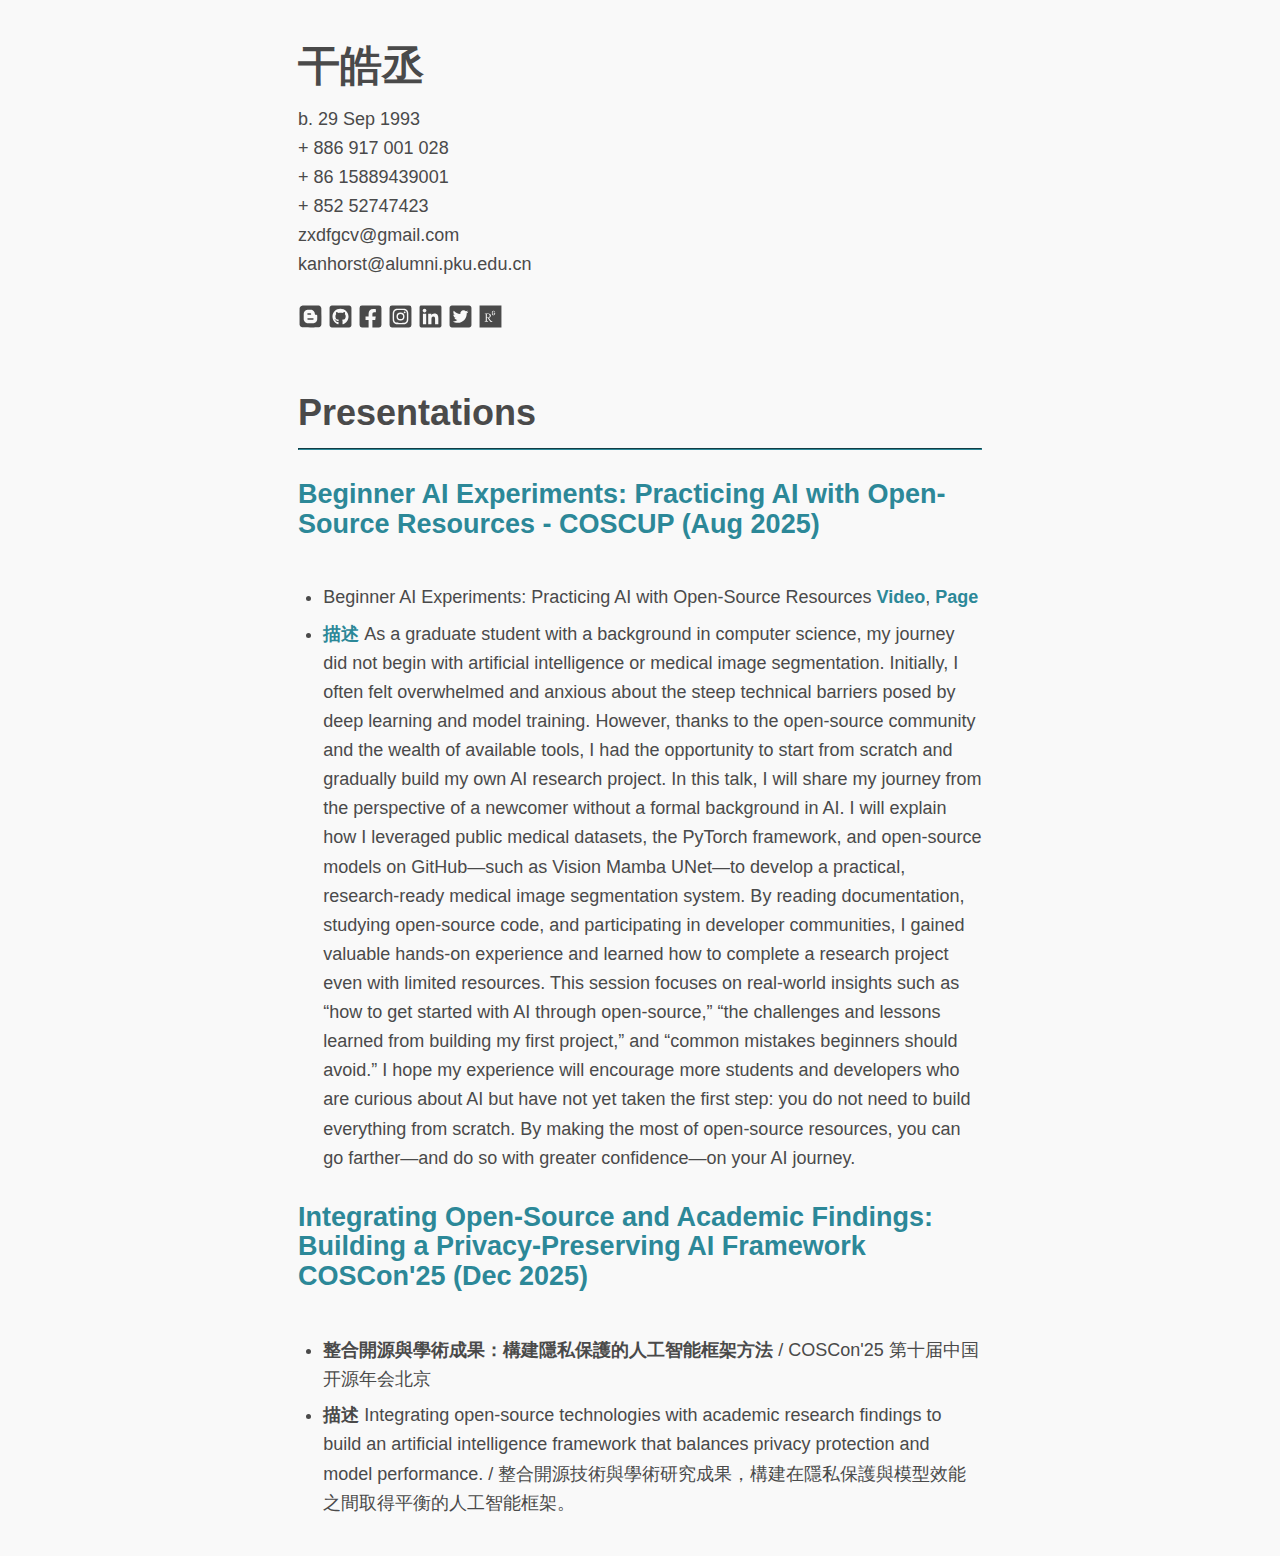
<file: presentations.html>
<!DOCTYPE html>
	<head>
		<meta charset="utf-8">
		<meta http-equiv="X-UA-Compatible" content="IE=edge">
		<meta name="viewport" content="width=device-width, initial-scale=1">
		<meta name="description" content="Horst Kan - CV">
		<meta name="author" content="kancheng">
		<title>Haoye - Horst Kan</title>
		<link rel="shortcut" href="favicon.ico"/>
		<link rel="stylesheet" href="css/normalize.css" />

		<link id="sakura-css" rel="stylesheet" href="css/sakura.css">
		<link rel="stylesheet" href="css/cv-layout.css">

	</head>
	<body>
		<header>
			<h1>干皓丞</h1>
				<button class="huge-btn totop topbtn"><b class="topbtnsize">^</b></button>
				<!-- <button class="huge-btn lang-btn-en" onclick="document.location.href = 'index.html'"><b class="common-btn-size-en">EN</b></button>
				<button class="huge-btn lang-btn-tc" onclick="document.location.href = 'zh_tw.html'"><b class="common-btn-size-zh">繁</b></button>
				<button class="huge-btn lang-btn-sc" onclick="document.location.href = 'zh_cn.html'"><b class="common-btn-size-zh">简</b></button> -->
			<p>
				b. 29 Sep 1993<br />
				+ 886 917 001 028<br />
				+ 86 15889439001<br />
				+ 852 52747423<br />
				zxdfgcv@gmail.com<br />
				kanhorst@alumni.pku.edu.cn<br />
				<div id="parent-v" style="display: none;">
					<img class="icon" src="image/blogger-brands-w.svg" onclick="window.open('https://kanchengzxdfgcv.blogspot.tw/');">
					<img class="icon" src="image/github-square-brands-w.svg" onclick="window.open('https://github.com/kancheng');">
					<img class="icon" src="image/facebook-square-brands-w.svg" onclick="window.open('https://www.facebook.com/haoye.kan.zxdfgcv');">
					<img class="icon" src="image/instagram-square-brands-w.svg" onclick="window.open('https://www.instagram.com/haoyetanxin929/');">
					<img class="icon" src="image/linkedin-brands-w.svg" onclick="window.open('https://www.linkedin.com/in/haocheng-kan-b59b3b92/');">
					<img class="icon" src="image/twitter-square-brands-w.svg" onclick="window.open('https://twitter.com/haochengkan');">
					<img class="icon" src="image/researchgate-brands-w.svg" onclick="window.open('https://www.researchgate.net/profile/Hao-Cheng-Kan');">
				</div>
				<div id="parent-g">
					<img class="icon" src="image/blogger-brands.svg" onclick="window.open('https://kanchengzxdfgcv.blogspot.tw/');">
					<img class="icon" src="image/github-square-brands.svg" onclick="window.open('https://github.com/kancheng');">
					<img class="icon" src="image/facebook-square-brands.svg" onclick="window.open('https://www.facebook.com/haoye.kan.zxdfgcv');">
					<img class="icon" src="image/instagram-square-brands.svg" onclick="window.open('https://www.instagram.com/haoyetanxin929/');">
					<img class="icon" src="image/linkedin-brands.svg" onclick="window.open('https://www.linkedin.com/in/haocheng-kan-b59b3b92/');">
					<img class="icon" src="image/twitter-square-brands.svg" onclick="window.open('https://twitter.com/haochengkan');">
					<img class="icon" src="image/researchgate-brands.svg" onclick="window.open('https://www.researchgate.net/profile/Hao-Cheng-Kan');">
				</div>
			</p>
			
		</header>
		<main>
			<article>
				<header>
					<h2>Presentations</h2>
				</header>
				<div>
					<hr>
				</div>
				<p>
					<h4><a href="https://coscup.org/2025/">Beginner AI Experiments: Practicing AI with Open-Source Resources - COSCUP (Aug 2025)</a></h4><br />
					<ul>
						<li>Beginner AI Experiments: Practicing AI with Open-Source Resources <b><a href="https://www.youtube.com/watch?v=GyOKaCtu5jY">Video</a></b>, <b><a href="https://coscup.org/2025/sessions/MRCZHU">Page</a></b></li>
						<li><b><a href="https://coscup.org/2025/sessions/MRCZHU">描述</a></b> As a graduate student with a background in computer science, my journey did not begin with artificial intelligence or medical image segmentation. Initially, I often felt overwhelmed and anxious about the steep technical barriers posed by deep learning and model training. However, thanks to the open-source community and the wealth of available tools, I had the opportunity to start from scratch and gradually build my own AI research project. In this talk, I will share my journey from the perspective of a newcomer without a formal background in AI. I will explain how I leveraged public medical datasets, the PyTorch framework, and open-source models on GitHub—such as Vision Mamba UNet—to develop a practical, research-ready medical image segmentation system. By reading documentation, studying open-source code, and participating in developer communities, I gained valuable hands-on experience and learned how to complete a research project even with limited resources. This session focuses on real-world insights such as “how to get started with AI through open-source,” “the challenges and lessons learned from building my first project,” and “common mistakes beginners should avoid.” I hope my experience will encourage more students and developers who are curious about AI but have not yet taken the first step: you do not need to build everything from scratch. By making the most of open-source resources, you can go farther—and do so with greater confidence—on your AI journey.</li>
					</ul>
				</p>
				<p>
					<h4><a href="https://coscon.kaiyuanshe.cn/">Integrating Open-Source and Academic Findings: Building a Privacy‑Preserving AI Framework COSCon'25 (Dec 2025)</a></h4><br />
					<ul>
						<li><b>整合開源與學術成果：構建隱私保護的人工智能框架方法</b> / COSCon'25 第十届中国开源年会北京</li>
						<li><b>描述</b> Integrating open-source technologies with academic research findings to build an artificial intelligence framework that balances privacy protection and model performance. / 整合開源技術與學術研究成果，構建在隱私保護與模型效能之間取得平衡的人工智能框架。</li>
					</ul>
				</p>
			</article>
		</main>
		<footer>
			
		</footer>
	</body>
	<script type="text/javascript" src="js/jquery.min.js"></script>
	<script type="text/javascript" src="js/main.js" charset="utf-8"></script>
</html>
</file>
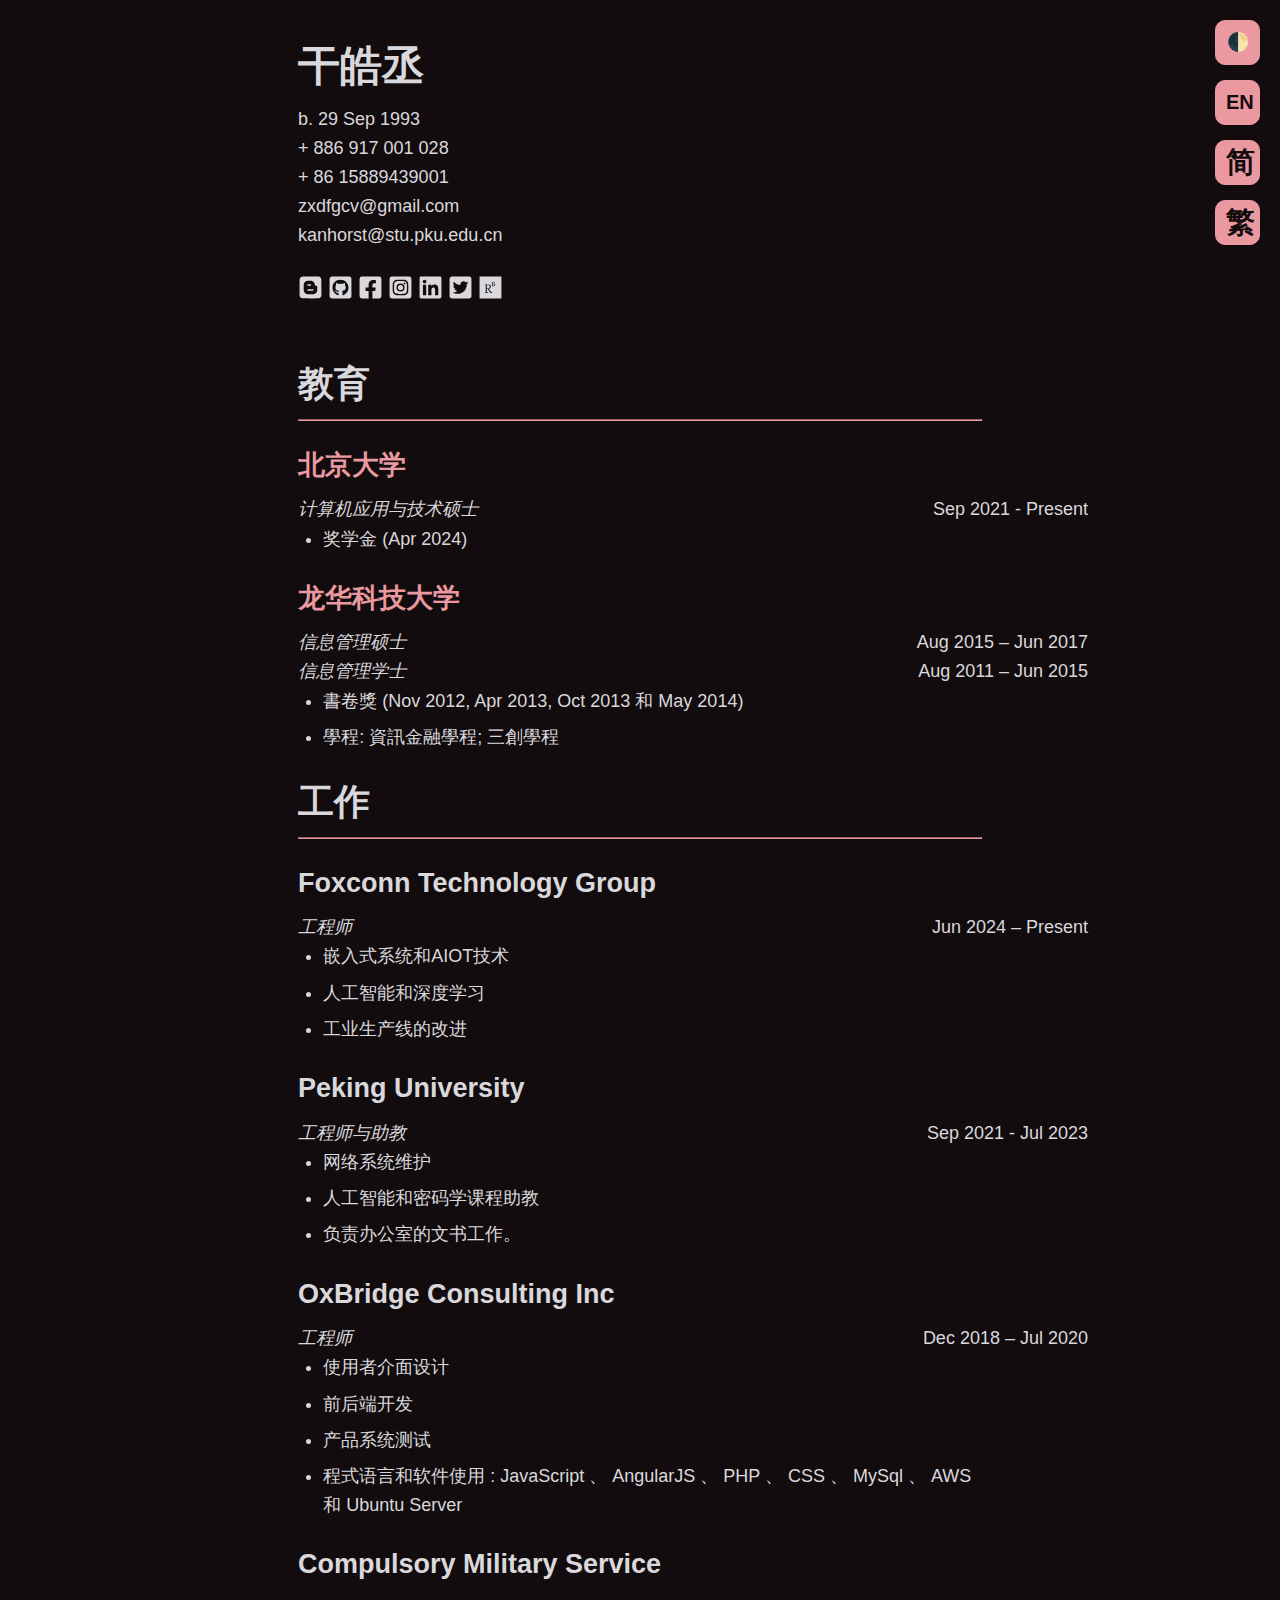
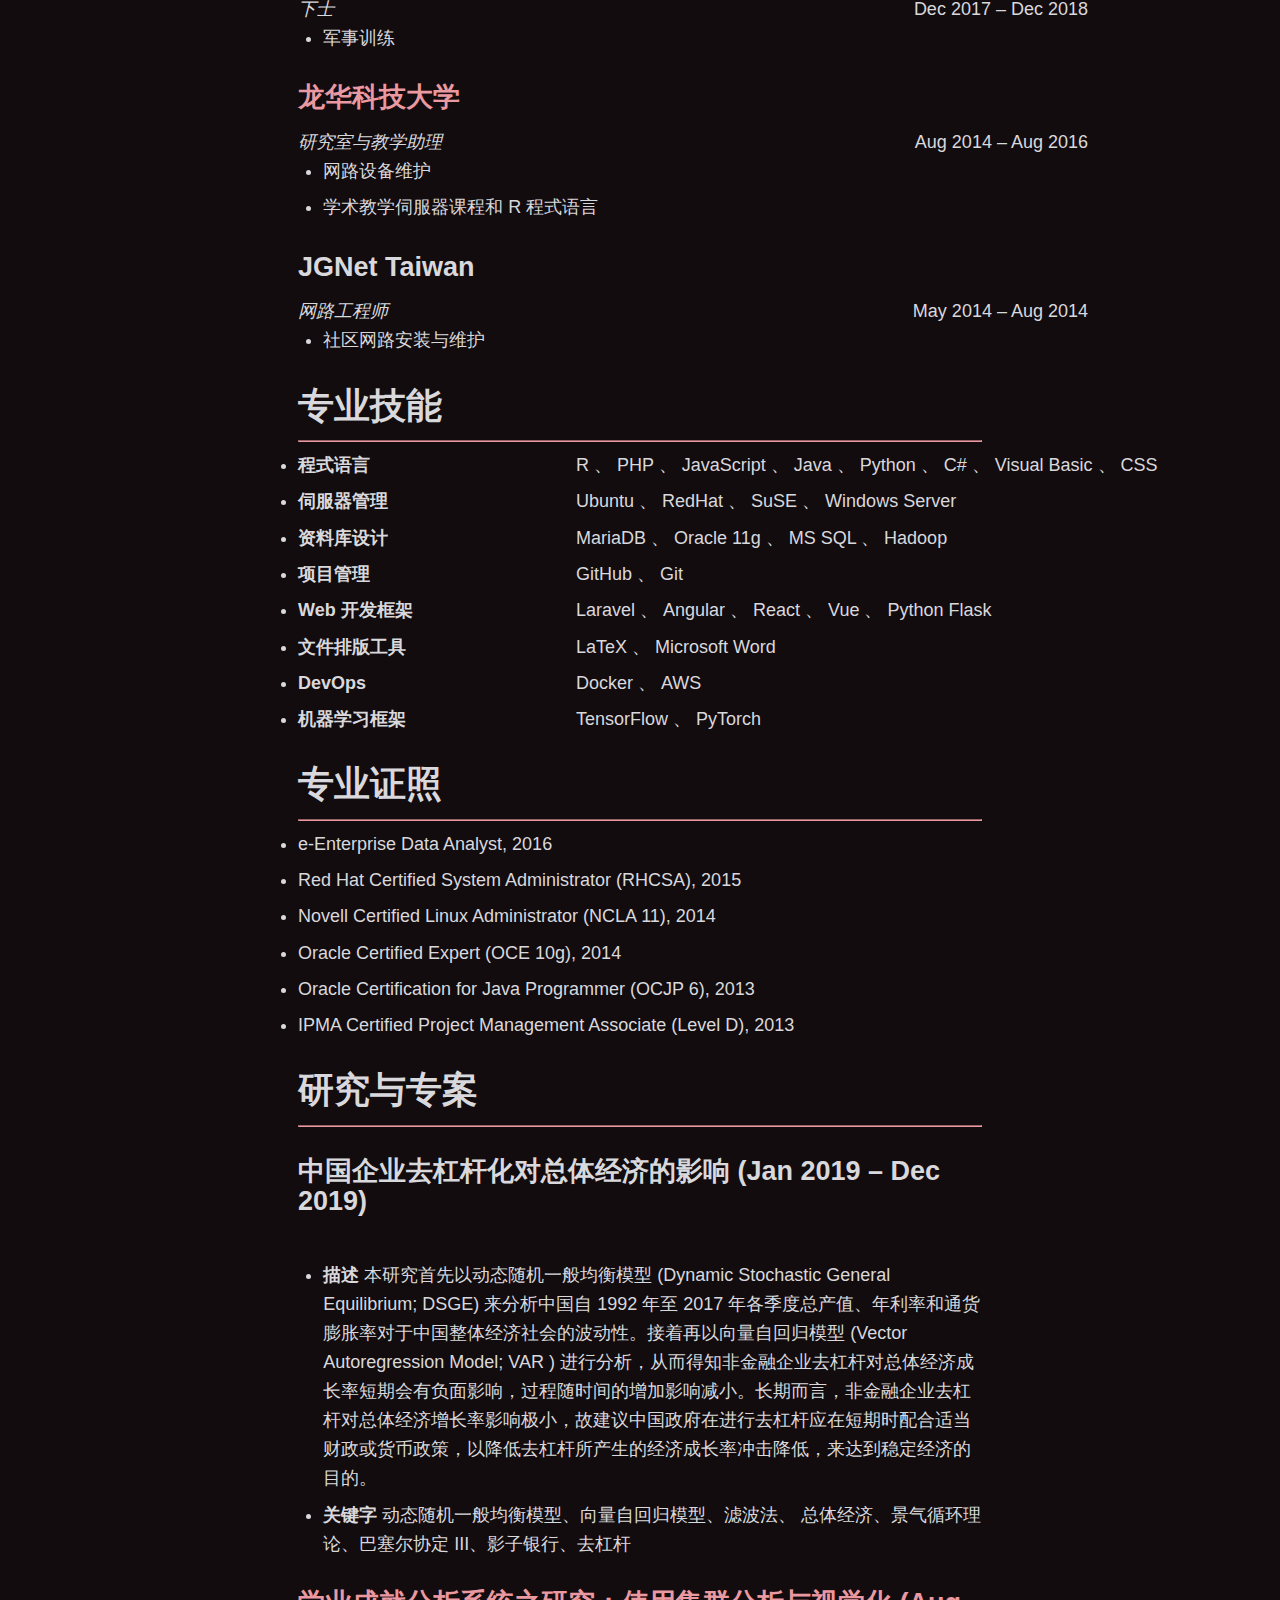
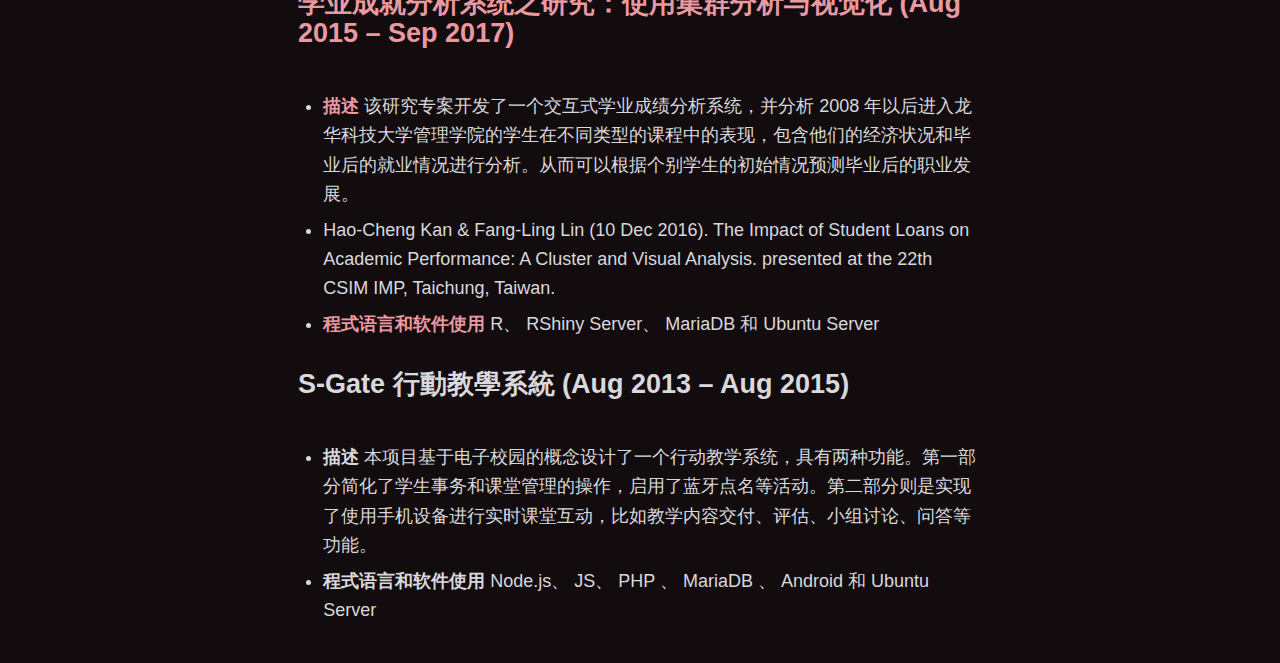
<file: zh_cn.html>
﻿<!DOCTYPE html>
	<head>
		<meta charset="utf-8">
		<meta http-equiv="X-UA-Compatible" content="IE=edge">
		<meta name="viewport" content="width=device-width, initial-scale=1">
		<meta name="description" content="Horst Kan - CV">
		<meta name="author" content="kancheng">
		<title>Haoye - Horst Kan</title>
		<link rel="shortcut" href="favicon.ico"/>
		<link rel="stylesheet" href="css/normalize.css" />
		<link id="sakura-css" rel="stylesheet" href="css/sakura-vader.css">
		<!-- <link id="sakura-css" rel="stylesheet" href="css/sakura.css"> -->
		<link rel="stylesheet" href="css/cv-layout.css">
		<!-- Global site tag (gtag.js) - Google Analytics -->
		<script async src="https://www.googletagmanager.com/gtag/js?id=UA-133235714-1"></script>
		<script>
			window.dataLayer = window.dataLayer || [];
			function gtag(){dataLayer.push(arguments);}
			gtag('js', new Date());
			gtag('config', 'UA-133235714-1');
		</script>
	</head>
	<body>
		<header>
			<h1>干皓丞</h1>
				<button id="switchThemeButton" class="huge-btn sun-dark-btn" onclick="switchSakuraTheme();" >🌓</button>
				<button class="huge-btn totop topbtn"><b class="topbtnsize">^</b></button>
				<button class="huge-btn lang-btn-en" onclick="document.location.href = 'index.html'"><b class="common-btn-size-en">EN</b></button>
				<button class="huge-btn lang-btn-tc" onclick="document.location.href = 'zh_tw.html'"><b class="common-btn-size-zh">繁</b></button>
				<button class="huge-btn lang-btn-sc" onclick="document.location.href = 'zh_cn.html'"><b class="common-btn-size-zh">简</b></button>
			<p>
				b. 29 Sep 1993<br />
				+ 886 917 001 028<br />
				+ 86 15889439001<br />
				zxdfgcv@gmail.com<br />
				kanhorst@stu.pku.edu.cn<br />
				<div id="parent-v">
					<img class="icon" src="image/blogger-brands-w.svg" onclick="window.open('https://kanchengzxdfgcv.blogspot.tw/');">
					<img class="icon" src="image/github-square-brands-w.svg" onclick="window.open('https://github.com/kancheng');">
					<img class="icon" src="image/facebook-square-brands-w.svg" onclick="window.open('https://www.facebook.com/haoye.kan.zxdfgcv');">
					<img class="icon" src="image/instagram-square-brands-w.svg" onclick="window.open('https://www.instagram.com/haoyetanxin929/');">
					<img class="icon" src="image/linkedin-brands-w.svg" onclick="window.open('https://www.linkedin.com/in/hao-cheng-kan-b59b3b92/');">
					<img class="icon" src="image/twitter-square-brands-w.svg" onclick="window.open('https://twitter.com/haochengkan');">
					<img class="icon" src="image/researchgate-brands-w.svg" onclick="window.open('https://www.researchgate.net/profile/Hao-Cheng-Kan');">
				</div>
				<div id="parent-g" style="display: none;">
					<img class="icon" src="image/blogger-brands.svg" onclick="window.open('https://kanchengzxdfgcv.blogspot.tw/');">
					<img class="icon" src="image/github-square-brands.svg" onclick="window.open('https://github.com/kancheng');">
					<img class="icon" src="image/facebook-square-brands.svg" onclick="window.open('https://www.facebook.com/haoye.kan.zxdfgcv');">
					<img class="icon" src="image/instagram-square-brands.svg" onclick="window.open('https://www.instagram.com/haoyetanxin929/');">
					<img class="icon" src="image/linkedin-brands.svg" onclick="window.open('https://www.linkedin.com/in/hao-cheng-kan-b59b3b92/');">
					<img class="icon" src="image/twitter-square-brands.svg" onclick="window.open('https://twitter.com/haochengkan');">
					<img class="icon" src="image/researchgate-brands.svg" onclick="window.open('https://www.researchgate.net/profile/Hao-Cheng-Kan');">
				</div>
			</p>
			
		</header>
		<main>
			<article>
				<header>
					<h2>教育</h2>
				</header>
				<div>
					<hr>
				</div>
				<p>
					<h4><a href="https://english.pku.edu.cn/">北京大学</a></h4>
					<div class="div-width">
						<i>计算机应用与技术硕士</i>
						<span class="t-r-15">Sep 2021 - Present</span>
					</div>
					<ul>
						<li>奖学金 (Apr 2024)</li>
					</ul>
					<h4><a href="https://english.lhu.edu.tw/">龙华科技大学</a></h4>
					<div class="div-width">
						<i>信息管理硕士</i>
						<span class="t-r-15">Aug 2015 – Jun 2017</span>
					</div>
					<div class="div-width">
						<i>信息管理学士</i>
						<span class="t-r-15">Aug 2011 – Jun 2015</span>
					</div>
					<ul>
						<li>書卷獎 (Nov 2012, Apr 2013, Oct 2013 和 May 2014)</li>
						<li>學程: 資訊金融學程; 三創學程</li>
					</ul>
				</p>
			</article>
			<article>
				<header>
					<h2>工作</h2>
				</header>
				<div>
					<hr>
				</div>
				<p>
					<h4>Foxconn Technology Group</h4>
					<div class="div-width">
						<i>工程师</i>
						<span class="t-r-15">Jun 2024 – Present</span>
					</div>
					<ul>
						<li>嵌入式系统和AIOT技术</li>
						<li>人工智能和深度学习</li>
						<li>工业生产线的改进</li>
					</ul>
					<h4>Peking University</h4>
					<div class="div-width">
						<i>工程师与助教</i>
						<span class="t-r-15">Sep 2021 - Jul 2023</span>
					</div>
					<ul>
						<li>网络系统维护</li>
						<li>人工智能和密码学课程助教</li>
						<li>负责办公室的文书工作。</li>
					</ul>
					<h4>OxBridge Consulting Inc</h4>
					<div class="div-width">
						<i>工程师</i>
						<span class="t-r-15">Dec 2018 – Jul 2020</span>
					</div>
					<ul>
						<li>使用者介面设计</li>
						<li>前后端开发 </li>
						<li>产品系统测试 </li>
						<li>程式语言和软件使用 : JavaScript 、 AngularJS 、 PHP 、 CSS 、 MySql 、 AWS 和 Ubuntu Server</li>
					</ul>
					<h4>Compulsory Military Service</h4>
					<div class="div-width">
						<i>下士</i>
						<span class="t-r-15">Dec 2017 – Dec 2018</span>
					</div>
					<ul>
						<li>军事训练</li>
					</ul>
					<h4><a href="https://english.lhu.edu.tw/">龙华科技大学</a></h4>
					<div class="div-width">
						<i>研究室与教学助理 </i>
						<span class="t-r-15">Aug 2014 – Aug 2016</span>
					</div>
					<ul>
						<li>网路设备维护</li>
						<li>学术教学伺服器课程和 R 程式语言 </li>
					</ul>
					<h4>JGNet Taiwan</h4>
					<div class="div-width">
						<i>网路工程师</i>
						<span class="t-r-15">May 2014 – Aug 2014</span>
					</div>
					<ul>
						<li>社区网路安装与维护</li>
					</ul>
				</p>
			</article>
			<article>
				<header>
					<h2>专业技能</h2>
				</header>
				<div>
					<hr>
				</div>
				<ui>
					<li class="minli">
						<b>程式语言</b>
						<span class="t-l-15"> R 、 PHP 、 JavaScript 、 Java 、 Python 、 C# 、 Visual Basic 、 CSS</span>
					</li>
					<li class="minli">
						<b>伺服器管理</b>
						<span class="t-l-15"> Ubuntu 、 RedHat 、 SuSE 、 Windows Server</span>
					</li>
					<li class="minli">
						<b>资料库设计</b>
						<span class="t-l-15"> MariaDB 、 Oracle 11g 、 MS SQL 、 Hadoop</span>
					</li>
					<li class="minli">
						<b>项目管理</b>
						<span class="t-l-15"> GitHub 、 Git</span>
					</li>
					<li class="minli">
						<b>Web 开发框架</b>
						<span class="t-l-15"> Laravel 、 Angular 、 React 、 Vue 、 Python Flask</span>
					</li>
					<li class="minli">
						<b>文件排版工具</b>
						<span class="t-l-15"> LaTeX 、 Microsoft Word</span>
					</li>
					<li class="minli">
						<b>DevOps</b>
						<span class="t-l-15"> Docker 、 AWS</span>
					</li>
					<li class="minli">
						<b>机器学习框架</b>
						<span class="t-l-15"> TensorFlow 、 PyTorch</span>
					</li>
				</ui>
			</article>
			<article>
				<header>
					<h2>专业证照</h2>
				</header>
				<div>
					<hr>
				</div>
					<ui>
						<li>e-Enterprise Data Analyst, 2016</li>
						<li>Red Hat Certified System Administrator (RHCSA), 2015</li>
						<li>Novell Certified Linux Administrator (NCLA 11), 2014</li>
						<li>Oracle Certified Expert (OCE 10g), 2014</li>
						<li>Oracle Certification for Java Programmer (OCJP 6), 2013</li>
						<li>IPMA Certified Project Management Associate (Level D), 2013</li>
					</ui>
			</article>
			<article>
				<header>
					<h2>研究与专案</h2>
				</header>
				<div>
					<hr>
				</div>
				<p>
					<h4>中国企业去杠杆化对总体经济的影响  (Jan 2019 – Dec 2019)</h4><br />
					<ul>
						<li><b>描述</b> 本研究首先以动态随机一般均衡模型 (Dynamic Stochastic General Equilibrium; DSGE) 来分析中国自 1992 年至 2017 年各季度总产值、年利率和通货膨胀率对于中国整体经济社会的波动性。接着再以向量自回归模型 (Vector Autoregression Model; VAR ) 进行分析，从而得知非金融企业去杠杆对总体经济成长率短期会有负面影响，过程随时间的增加影响减小。长期而言，非金融企业去杠杆对总体经济增长率影响极小，故建议中国政府在进行去杠杆应在短期时配合适当财政或货币政策，以降低去杠杆所产生的经济成长率冲击降低，来达到稳定经济的目的。 </li>
						<li><b>关键字</b> 动态随机一般均衡模型、向量自回归模型、滤波法、 总体经济、景气循环理论、巴塞尔协定 III、影子银行、去杠杆</li>
					</ul>
					<h4><a href="https://hdl.handle.net/11296/45ru69">学业成就分析系统之研究：使用集群分析与视觉化 (Aug 2015 – Sep 2017)</a></h4><br />
					<ul>
						<li><b><a href="https://github.com/kancheng/rsloan">描述</a></b> 该研究专案开发了一个交互式学业成绩分析系统，并分析 2008 年以后进入龙华科技大学管理学院的学生在不同类型的课程中的表现，包含他们的经济状况和毕业后的就业情况进行分析。从而可以根据个别学生的初始情况预测毕业后的职业发展。  </li>
						<li>Hao-Cheng Kan & Fang-Ling Lin (10 Dec 2016). The Impact of Student Loans on Academic Performance: A Cluster and Visual Analysis. presented at the 22th CSIM IMP, Taichung, Taiwan.</li>
						<li><b><a href="https://github.com/kancheng/rsloan">程式语言和软件使用</a></b> R、 RShiny Server、 MariaDB 和 Ubuntu Server</li>
					</ul>
					<h4>S-Gate 行動教學系統 (Aug 2013 – Aug 2015)</h4><br />
					<ul>
						<li><b>描述</b> 本项目基于电子校园的概念设计了一个行动教学系统，具有两种功能。第一部分简化了学生事务和课堂管理的操作，启用了蓝牙点名等活动。第二部分则是实现了使用手机设备进行实时课堂互动，比如教学内容交付、评估、小组讨论、问答等功能。 </li>
						<li><b>程式语言和软件使用</b> Node.js、 JS、 PHP 、 MariaDB 、 Android 和 Ubuntu Server</li>
					</ul>
				</p>
			</article>
		</main>
		<footer>
			
		</footer>
	</body>
	<script type="text/javascript" src="js/jquery.min.js"></script>
	<script type="text/javascript" src="js/main.js" charset="utf-8"></script>
</html>
</file>
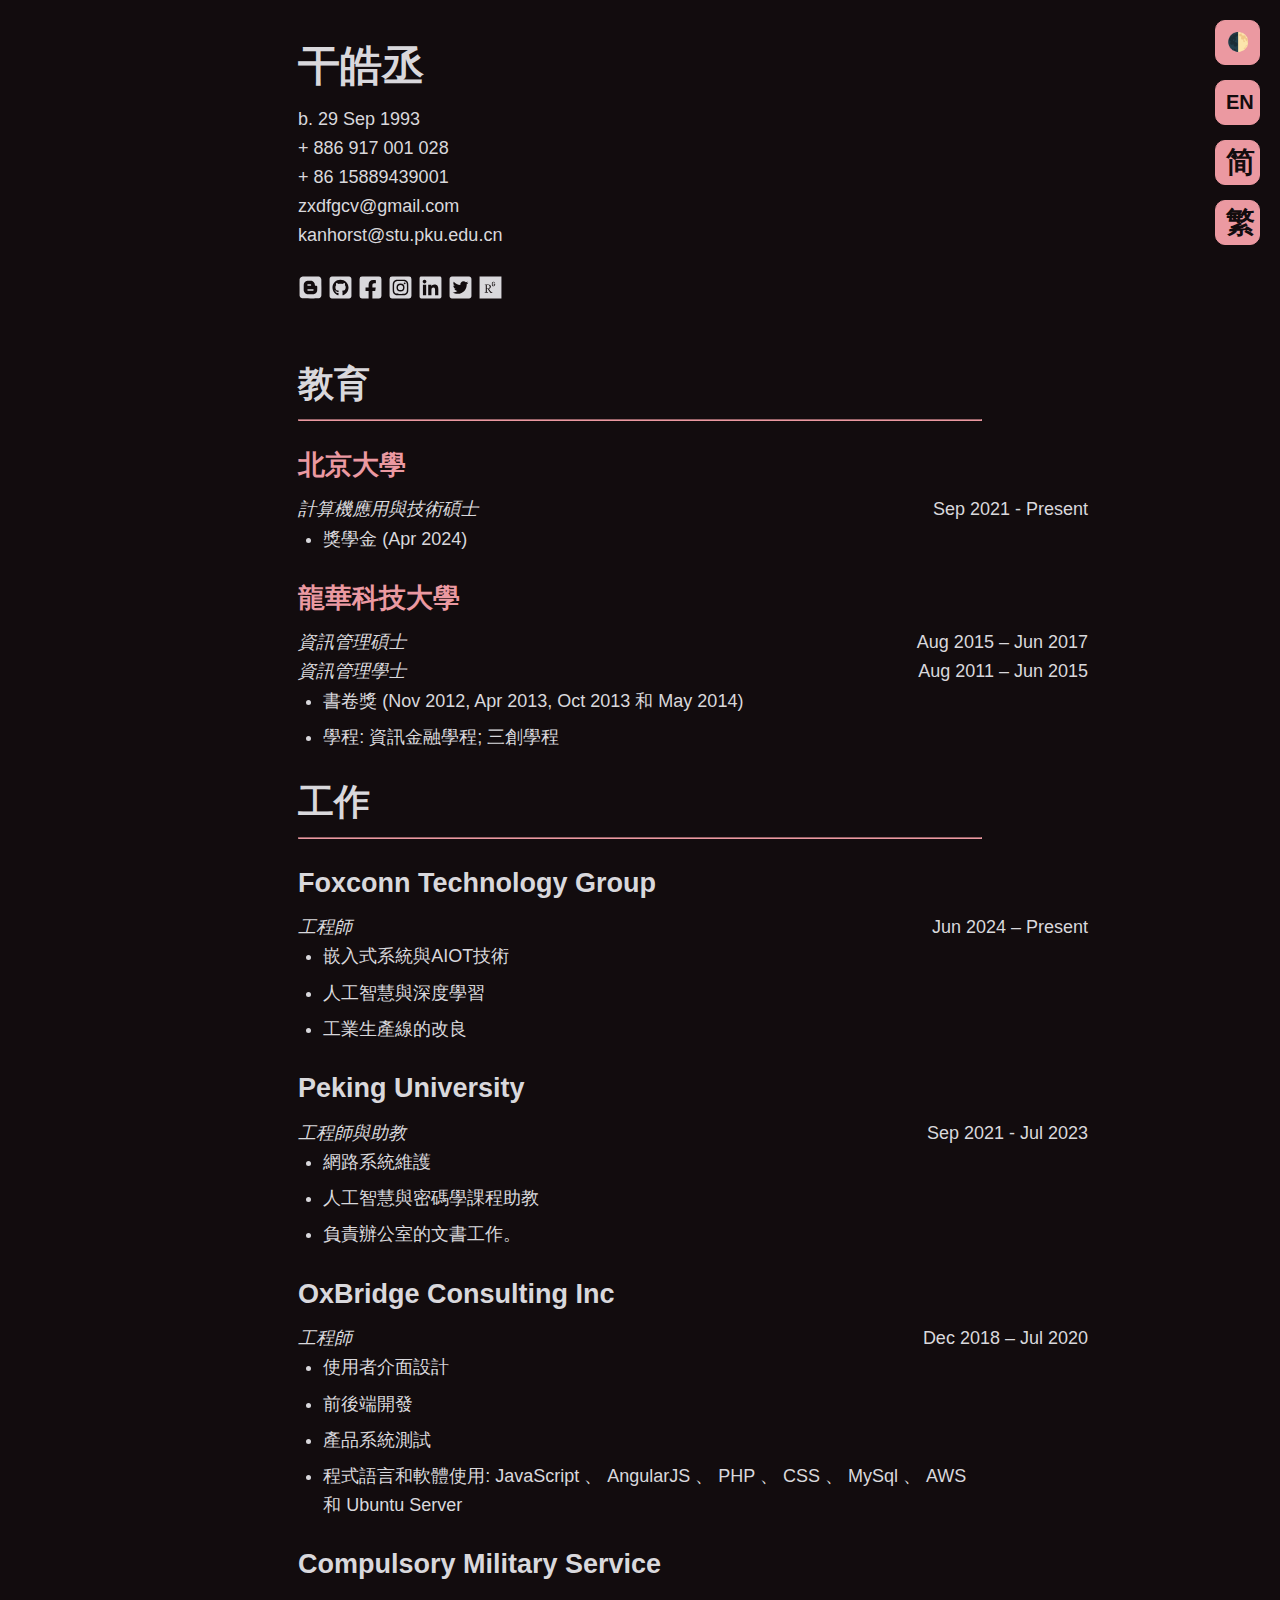
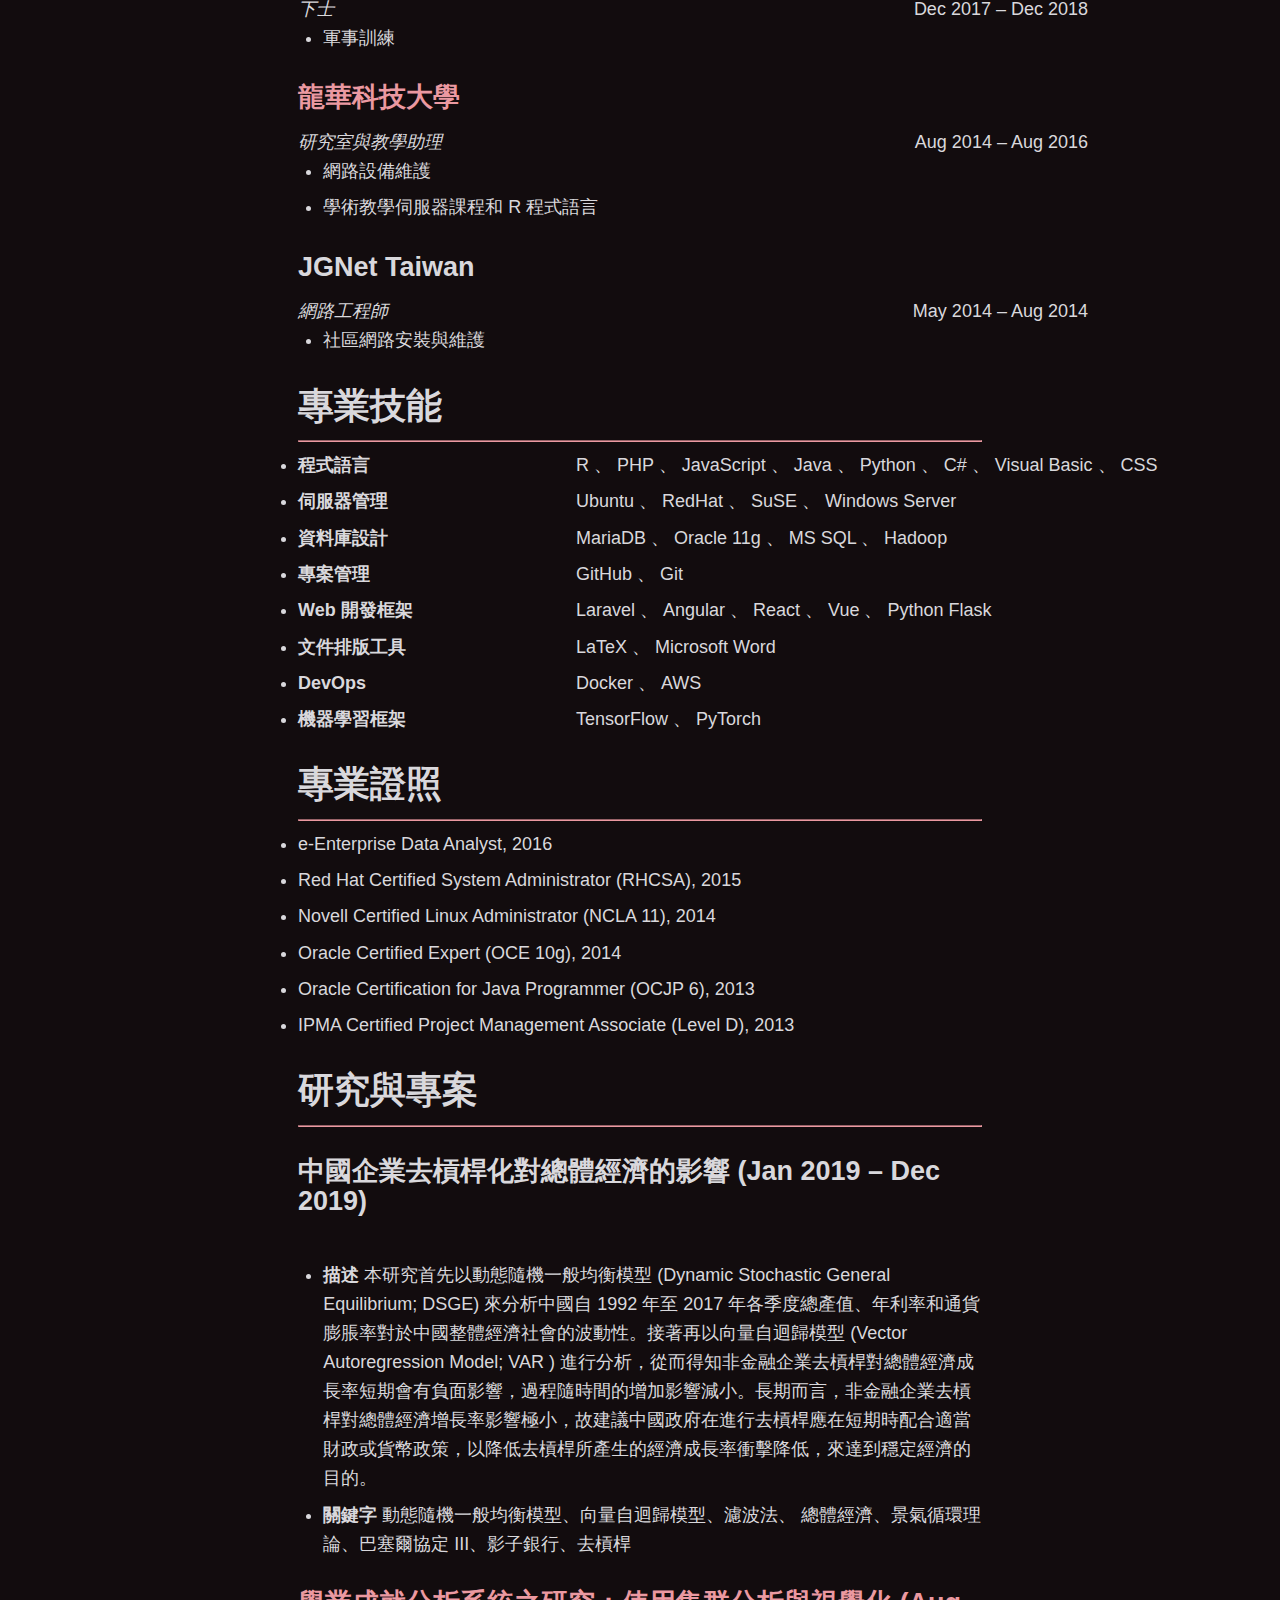
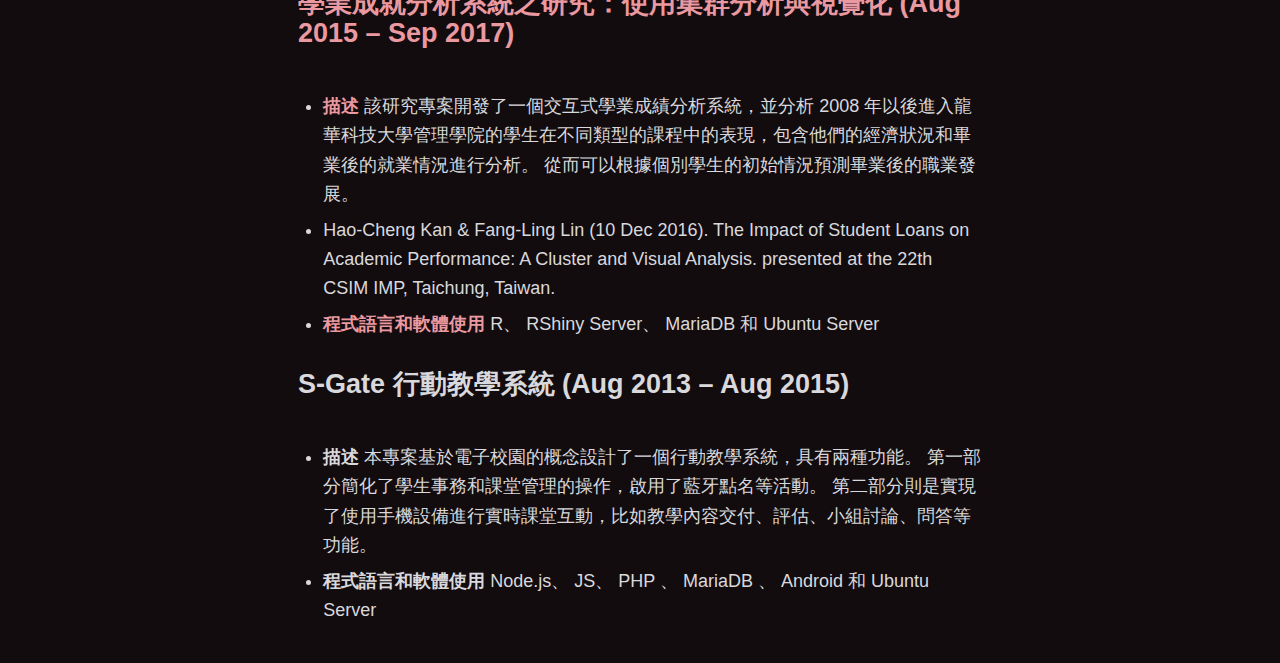
<file: zh_tw.html>
﻿<!DOCTYPE html>
	<head>
		<meta charset="utf-8">
		<meta http-equiv="X-UA-Compatible" content="IE=edge">
		<meta name="viewport" content="width=device-width, initial-scale=1">
		<meta name="description" content="Horst Kan - CV">
		<meta name="author" content="kancheng">
		<title>Haoye - Horst Kan</title>
		<link rel="shortcut" href="favicon.ico"/>
		<link rel="stylesheet" href="css/normalize.css" />
		<link id="sakura-css" rel="stylesheet" href="css/sakura-vader.css">
		<!-- <link id="sakura-css" rel="stylesheet" href="css/sakura.css"> -->
		<link rel="stylesheet" href="css/cv-layout.css">
		<!-- Global site tag (gtag.js) - Google Analytics -->
		<script async src="https://www.googletagmanager.com/gtag/js?id=UA-133235714-1"></script>
		<script>
			window.dataLayer = window.dataLayer || [];
			function gtag(){dataLayer.push(arguments);}
			gtag('js', new Date());
			gtag('config', 'UA-133235714-1');
		</script>
	</head>
	<body>
		<header>
			<h1>干皓丞</h1>
				<button id="switchThemeButton" class="huge-btn sun-dark-btn" onclick="switchSakuraTheme();" >🌓</button>
				<button class="huge-btn totop topbtn"><b class="topbtnsize">^</b></button>
				<button class="huge-btn lang-btn-en" onclick="document.location.href = 'en.html'"><b class="common-btn-size-en">EN</b></button>
				<button class="huge-btn lang-btn-tc" onclick="document.location.href = 'zh_tw.html'"><b class="common-btn-size-zh">繁</b></button>
				<button class="huge-btn lang-btn-sc" onclick="document.location.href = 'zh_cn.html'"><b class="common-btn-size-zh">简</b></button>
			<p>
				b. 29 Sep 1993<br />
				+ 886 917 001 028<br />
				+ 86 15889439001<br />
				zxdfgcv@gmail.com<br />
				kanhorst@stu.pku.edu.cn<br />
				<div id="parent-v">
					<img class="icon" src="image/blogger-brands-w.svg" onclick="window.open('https://kanchengzxdfgcv.blogspot.tw/');">
					<img class="icon" src="image/github-square-brands-w.svg" onclick="window.open('https://github.com/kancheng');">
					<img class="icon" src="image/facebook-square-brands-w.svg" onclick="window.open('https://www.facebook.com/haoye.kan.zxdfgcv');">
					<img class="icon" src="image/instagram-square-brands-w.svg" onclick="window.open('https://www.instagram.com/haoyetanxin929/');">
					<img class="icon" src="image/linkedin-brands-w.svg" onclick="window.open('https://www.linkedin.com/in/hao-cheng-kan-b59b3b92/');">
					<img class="icon" src="image/twitter-square-brands-w.svg" onclick="window.open('https://twitter.com/haochengkan');">
					<img class="icon" src="image/researchgate-brands-w.svg" onclick="window.open('https://www.researchgate.net/profile/Hao-Cheng-Kan');">
				</div>
				<div id="parent-g" style="display: none;">
					<img class="icon" src="image/blogger-brands.svg" onclick="window.open('https://kanchengzxdfgcv.blogspot.tw/');">
					<img class="icon" src="image/github-square-brands.svg" onclick="window.open('https://github.com/kancheng');">
					<img class="icon" src="image/facebook-square-brands.svg" onclick="window.open('https://www.facebook.com/haoye.kan.zxdfgcv');">
					<img class="icon" src="image/instagram-square-brands.svg" onclick="window.open('https://www.instagram.com/haoyetanxin929/');">
					<img class="icon" src="image/linkedin-brands.svg" onclick="window.open('https://www.linkedin.com/in/hao-cheng-kan-b59b3b92/');">
					<img class="icon" src="image/twitter-square-brands.svg" onclick="window.open('https://twitter.com/haochengkan');">
					<img class="icon" src="image/researchgate-brands.svg" onclick="window.open('https://www.researchgate.net/profile/Hao-Cheng-Kan');">
				</div>
			</p>
			
		</header>
		<main>
			<article>
				<header>
					<h2>教育</h2>
				</header>
				<div>
					<hr>
				</div>
				<p>
					<h4><a href="https://english.pku.edu.cn/">北京大學</a></h4>
					<div class="div-width">
						<i>計算機應用與技術碩士</i>
						<span class="t-r-15">Sep 2021 - Present</span>
					</div>
					<ul>
						<li>獎學金 (Apr 2024)</li>
					</ul>
					<h4><a href="https://english.lhu.edu.tw/">龍華科技大學</a></h4>
					<div class="div-width">
						<i>資訊管理碩士</i>
						<span class="t-r-15">Aug 2015 – Jun 2017</span>
					</div>
					<div class="div-width">
						<i>資訊管理學士</i>
						<span class="t-r-15">Aug 2011 – Jun 2015</span>
					</div>
					<ul>
						<li>書卷獎 (Nov 2012, Apr 2013, Oct 2013 和 May 2014)</li>
						<li>學程: 資訊金融學程; 三創學程</li>
					</ul>
				</p>
			</article>
			<article>
				<header>
					<h2>工作</h2>
				</header>
				<div>
					<hr>
				</div>
				<p>
					<h4>Foxconn Technology Group</h4>
					<div class="div-width">
						<i>工程師</i>
						<span class="t-r-15">Jun 2024 – Present</span>
					</div>
					<ul>
						<li>嵌入式系統與AIOT技術</li>
						<li>人工智慧與深度學習</li>
						<li>工業生產線的改良</li>
					</ul>
					<h4>Peking University</h4>
					<div class="div-width">
						<i>工程師與助教</i>
						<span class="t-r-15">Sep 2021 - Jul 2023</span>
					</div>
					<ul>
						<li>網路系統維護</li>
						<li>人工智慧與密碼學課程助教</li>
						<li>負責辦公室的文書工作。 </li>
					</ul>
					<h4>OxBridge Consulting Inc</h4>
					<div class="div-width">
						<i>工程師</i>
						<span class="t-r-15">Dec 2018 – Jul 2020</span>
					</div>
					<ul>
						<li>使用者介面設計</li>
						<li>前後端開發</li>
						<li>產品系統測試</li>
						<li>程式語言和軟體使用: JavaScript 、 AngularJS 、 PHP 、 CSS 、 MySql 、 AWS 和 Ubuntu Server</li>
					</ul>
					<h4>Compulsory Military Service</h4>
					<div class="div-width">
						<i>下士</i>
						<span class="t-r-15">Dec 2017 – Dec 2018</span>
					</div>
					<ul>
						<li>軍事訓練</li>
					</ul>
					<h4><a href="https://english.lhu.edu.tw/">龍華科技大學</a></h4>
					<div class="div-width">
						<i>研究室與教學助理</i>
						<span class="t-r-15">Aug 2014 – Aug 2016</span>
					</div>
					<ul>
						<li>網路設備維護</li>
						<li>學術教學伺服器課程和 R 程式語言</li>
					</ul>
					<h4>JGNet Taiwan</h4>
					<div class="div-width">
						<i>網路工程師</i>
						<span class="t-r-15">May 2014 – Aug 2014</span>
					</div>
					<ul>
						<li>社區網路安裝與維護</li>
					</ul>
				</p>
			</article>
			<article>
				<header>
					<h2>專業技能</h2>
				</header>
				<div>
					<hr>
				</div>
				<ui>
					<li class="minli">
						<b>程式語言</b>
						<span class="t-l-15"> R 、 PHP 、 JavaScript 、 Java 、 Python 、 C# 、 Visual Basic 、 CSS</span>
					</li>
					<li class="minli">
						<b>伺服器管理</b>
						<span class="t-l-15"> Ubuntu 、 RedHat 、 SuSE 、 Windows Server</span>
					</li>
					<li class="minli">
						<b>資料庫設計</b>
						<span class="t-l-15"> MariaDB 、 Oracle 11g 、 MS SQL 、 Hadoop</span>
					</li>
					<li class="minli">
						<b>專案管理</b>
						<span class="t-l-15"> GitHub 、 Git</span>
					</li>
					<li class="minli">
						<b>Web 開發框架</b>
						<span class="t-l-15"> Laravel 、 Angular 、 React 、 Vue 、 Python Flask</span>
					</li>
					<li class="minli">
						<b>文件排版工具</b>
						<span class="t-l-15"> LaTeX 、 Microsoft Word</span>
					</li>
					<li class="minli">
						<b>DevOps</b>
						<span class="t-l-15"> Docker 、 AWS</span>
					</li>
					<li class="minli">
						<b>機器學習框架</b>
						<span class="t-l-15"> TensorFlow 、 PyTorch</span>
					</li>
				</ui>
			</article>
			<article>
				<header>
					<h2>專業證照</h2>
				</header>
				<div>
					<hr>
				</div>
					<ui>
						<li>e-Enterprise Data Analyst, 2016</li>
						<li>Red Hat Certified System Administrator (RHCSA), 2015</li>
						<li>Novell Certified Linux Administrator (NCLA 11), 2014</li>
						<li>Oracle Certified Expert (OCE 10g), 2014</li>
						<li>Oracle Certification for Java Programmer (OCJP 6), 2013</li>
						<li>IPMA Certified Project Management Associate (Level D), 2013</li>
					</ui>
			</article>
			<article>
				<header>
					<h2>研究與專案</h2>
				</header>
				<div>
					<hr>
				</div>
				<p>
					<h4>中國企業去槓桿化對總體經濟的影響 (Jan 2019 – Dec 2019)</h4><br />
					<ul>
						<li><b>描述</b> 本研究首先以動態隨機一般均衡模型 (Dynamic Stochastic General Equilibrium; DSGE) 來分析中國自 1992 年至 2017 年各季度總產值、年利率和通貨膨脹率對於中國整體經濟社會的波動性。接著再以向量自迴歸模型 (Vector Autoregression Model; VAR ) 進行分析，從而得知非金融企業去槓桿對總體經濟成長率短期會有負面影響，過程隨時間的增加影響減小。長期而言，非金融企業去槓桿對總體經濟增長率影響極小，故建議中國政府在進行去槓桿應在短期時配合適當財政或貨幣政策，以降低去槓桿所產生的經濟成長率衝擊降低，來達到穩定經濟的目的。</li>
						<li><b>關鍵字</b> 動態隨機一般均衡模型、向量自迴歸模型、濾波法、 總體經濟、景氣循環理論、巴塞爾協定 III、影子銀行、去槓桿</li>
					</ul>
					<h4><a href="https://hdl.handle.net/11296/45ru69">學業成就分析系統之研究：使用集群分析與視覺化 (Aug 2015 – Sep 2017)</a></h4><br />
					<ul>
						<li><b><a href="https://github.com/kancheng/rsloan">描述</a></b> 該研究專案開發了一個交互式學業成績分析系統，並分析 2008 年以後進入龍華科技大學管理學院的學生在不同類型的課程中的表現，包含他們的經濟狀況和畢業後的就業情況進行分析。 從而可以根據個別學生的初始情況預測畢業後的職業發展。 </li>
						<li>Hao-Cheng Kan & Fang-Ling Lin (10 Dec 2016). The Impact of Student Loans on Academic Performance: A Cluster and Visual Analysis. presented at the 22th CSIM IMP, Taichung, Taiwan.</li>
						<li><b><a href="https://github.com/kancheng/rsloan">程式語言和軟體使用</a></b> R、 RShiny Server、 MariaDB 和 Ubuntu Server</li>
					</ul>
					<h4>S-Gate 行動教學系統 (Aug 2013 – Aug 2015)</h4><br />
					<ul>
						<li><b>描述</b> 本專案基於電子校園的概念設計了一個行動教學系統，具有兩種功能。 第一部分簡化了學生事務和課堂管理的操作，啟用了藍牙點名等活動。 第二部分則是實現了使用手機設備進行實時課堂互動，比如教學內容交付、評估、小組討論、問答等功能。 </li>
						<li><b>程式語言和軟體使用</b> Node.js、 JS、 PHP 、 MariaDB 、 Android 和 Ubuntu Server</li>
					</ul>
				</p>
			</article>
		</main>
		<footer>
			
		</footer>
	</body>
	<script type="text/javascript" src="js/jquery.min.js"></script>
	<script type="text/javascript" src="js/main.js" charset="utf-8"></script>
</html>
</file>
<file: css/sakura.css>
/* Sakura.css v1.3.0
 * ================
 * Minimal css theme.
 * Project: https://github.com/oxalorg/sakura/
 */
/* Body */
html {
  font-size: 62.5%;
  font-family: -apple-system, BlinkMacSystemFont, "Segoe UI", Roboto, "Helvetica Neue", Arial, "Noto Sans", sans-serif; }

body {
  font-size: 1.8rem;
  line-height: 1.618;
  max-width: 38em;
  margin: auto;
  color: #4a4a4a;
  background-color: #f9f9f9;
  padding: 13px; }

@media (max-width: 684px) {
  body {
    font-size: 1.53rem; } }

@media (max-width: 382px) {
  body {
    font-size: 1.35rem; } }

h1, h2, h3, h4, h5, h6 {
  line-height: 1.1;
  font-family: -apple-system, BlinkMacSystemFont, "Segoe UI", Roboto, "Helvetica Neue", Arial, "Noto Sans", sans-serif;
  font-weight: 700;
  margin-top: 3rem;
  margin-bottom: 1.5rem;
  overflow-wrap: break-word;
  word-wrap: break-word;
  -ms-word-break: break-all;
  word-break: break-word;
  -ms-hyphens: auto;
  -moz-hyphens: auto;
  -webkit-hyphens: auto;
  hyphens: auto; }

h1 {
  font-size: 2.35em; }

h2 {
  font-size: 2.00em; }

h3 {
  font-size: 1.75em; }

h4 {
  font-size: 1.5em; }

h5 {
  font-size: 1.25em; }

h6 {
  font-size: 1em; }

p {
  margin-top: 0px;
  margin-bottom: 2.5rem; }

small, sub, sup {
  font-size: 75%; }

hr {
  border-color: #2c8898; }

a {
  text-decoration: none;
  color: #2c8898; }
  a:hover {
    color: #982c61;
    border-bottom: 2px solid #4a4a4a; }

ul {
  padding-left: 1.4em;
  margin-top: 0px;
  margin-bottom: 2.5rem; }

li {
  margin-bottom: 0.4em; }

blockquote {
  font-style: italic;
  margin-left: 1.5em;
  padding-left: 1em;
  border-left: 3px solid #2c8898; }

img {
  height: auto;
  max-width: 100%;
  margin-top: 0px;
  margin-bottom: 2.5rem; }

/* Pre and Code */
pre {
  background-color: #f1f1f1;
  display: block;
  padding: 1em;
  overflow-x: auto;
  margin-top: 0px;
  margin-bottom: 2.5rem; }

code {
  font-size: 0.9em;
  padding: 0 0.5em;
  background-color: #f1f1f1;
  white-space: pre-wrap; }

pre > code {
  padding: 0;
  background-color: transparent;
  white-space: pre; }

/* Tables */
table {
  text-align: justify;
  width: 100%;
  border-collapse: collapse; }

td, th {
  padding: 0.5em;
  border-bottom: 1px solid #f1f1f1; }

/* Buttons, forms and input */
input, textarea {
  border: 1px solid #4a4a4a; }
  input:focus, textarea:focus {
    border: 1px solid #2c8898; }

textarea {
  width: 100%; }

.button, button, input[type="submit"], input[type="reset"], input[type="button"] {
  display: inline-block;
  padding: 5px 10px;
  text-align: center;
  text-decoration: none;
  white-space: nowrap;
  background-color: #2c8898;
  color: #f9f9f9;
  border-radius: 1px;
  border: 1px solid #2c8898;
  cursor: pointer;
  box-sizing: border-box; }
  .button[disabled], button[disabled], input[type="submit"][disabled], input[type="reset"][disabled], input[type="button"][disabled] {
    cursor: default;
    opacity: .5; }
  .button:focus, .button:hover, button:focus, button:hover, input[type="submit"]:focus, input[type="submit"]:hover, input[type="reset"]:focus, input[type="reset"]:hover, input[type="button"]:focus, input[type="button"]:hover {
    background-color: #982c61;
    border-color: #982c61;
    color: #f9f9f9;
    outline: 0; }

textarea, select, input[type] {
  color: #4a4a4a;
  padding: 6px 10px;
  /* The 6px vertically centers text on FF, ignored by Webkit */
  margin-bottom: 10px;
  background-color: #f1f1f1;
  border: 1px solid #f1f1f1;
  border-radius: 4px;
  box-shadow: none;
  box-sizing: border-box; }
  textarea:focus, select:focus, input[type]:focus {
    border: 1px solid #2c8898;
    outline: 0; }

input[type="checkbox"]:focus {
  outline: 1px dotted #2c8898; }

label, legend, fieldset {
  display: block;
  margin-bottom: .5rem;
  font-weight: 600; }
</file>
<file: css/cv-layout.css>
.div-width {
	width: 100%;
}
.t-r-10 {
	position: absolute;
	right: 10%;
}
.t-r-15 {
	position: absolute;
	right: 15%;
}
.icon {
	width: 25px;
	height: 25px;
}
.huge-btn {
	width: 45px;
	height: 45px;
	position: fixed;
	border-radius: 10px;
}
.sun-dark-btn {
	right: 20px;
	top: 20px;
}
.topbtn {
	right: 20px;
	bottom: 20px;
	display: none;
}
.t-l-15 {
	position: absolute;
	left: 45%;
}
.topbtnsize {
	font-size: 30px;
}
.common-btn-size-zh {
	font-size: 29px;
}
.common-btn-size-en {
	font-size: 20px;
}
.lang-btn-sc {
	right: 20px;
	top: 140px;
}
.lang-btn-tc {
	right: 20px;
	top: 200px;
}
.lang-btn-en {
	right: 20px;
	top: 80px;
}

/*li {
    margin-bottom: 2.8em;
}*/

@media (max-width: 500px) {
	li {
		margin-bottom: 2em;
	}
	li.minli {
		margin-bottom: 2.8em;
	}
}

@media (max-width: 768px) {
	li.minli {
		margin-bottom: 2.8em;
	}
}
</file>
<file: save/a/css/main.css>
﻿

charset "utf-8";

.btn-wdt {
	width: 120px;
}

@font-face {
  font-family: NotoSansCJKtc-Thin;
  src: url(fonts/NotoSansCJKtc-Thin.ttf);
}


.btn-skill-sty {
	margin:3px 3px 3px 3px;
}
.btn-text {
	width: 120px;
	padding: 6px 12px;
	line-height: 1.42857143;
	color: #555;
	background-color: #fff;
	background-image: none;
	border: 1px solid #ccc;
	border-radius: 4px;
}

a {
	text-decoration:none;
}

a.totop {
	display: none;
	width: 45px;
	height: 45px;
	text-align: center;
	line-height: 45px;
	background: rgba(0,0,0,0.4);
	color:#fff;
	position: fixed;
	bottom: 60px;
	right: 7%;
	z-index: 999;
	font-size: 20px;
	border-radius: 4px;
}





body {
	background-color: #FDFDFD;
	font-family:  'Helvetica', 'Arila', 'sans-serif', 'Microsoft JhengHei';
}

.main {
	text-align: center;
	width: auto;
	height: auto;
}

.haoye-pic {
	width: auto;
	height: auto;
	max-width: 30vw;
	max-height: 30vh;
}

.more-icon {
	width: auto;
	height: auto;
	max-width: 5vw;
	max-height: 5vh;
}
.more-btn {
	width: auto;
	height: auto;
	max-width: 6vw;
	max-height: 6vh;
}


.book-icon {
	width: auto;
	height: auto;
	max-width: 7vw;
	max-height: 7vh;
}

.github-icon {
	width: auto;
	height: auto;
	max-width: 7vw;
	max-height: 7vh;
}

ul.timeline {
	list-style-type: none;
	position: relative;
}
ul.timeline:before {
    content: ' ';
    background: #d4d9df;
    display: inline-block;
    position: absolute;
    left: 29px;
    width: 2px;
    height: 100%;
    z-index: 400;
}
ul.timeline > li {
    margin: 20px 0;
    padding-left: 20px;
}
ul.timeline > li:before {
    content: ' ';
    background: white;
    display: inline-block;
    position: absolute;
    border-radius: 50%;
    border: 3px solid #22c0e8;
    left: 20px;
    width: 20px;
    height: 20px;
    z-index: 400;
}


@media screen and (max-width: 4000px) { 
	.minscrshow{
		visibility: hidden;
	}
}

@media screen and (max-width: 3000px) { 
	.minscrshow{
		visibility: hidden;
	}
}

@media screen and (max-width: 2000px) { 
	.minscrshow{
		visibility: hidden;
	}
}

@media screen and (max-width: 1000px) { 
	.minscrshow{
		visibility: hidden;
	}
}

@media screen and (max-width: 600px) { 
	.minscrfont{
		display:none;
	}
	.minscrshow{
		visibility: visible;
	}
}

.btn-circle {
	width: 30px;
	height: 30px;
	text-align: center;
	padding: 6px 0;
	font-size: 12px;
	line-height: 1.428571429;
	border-radius: 15px;
}

.btn-circle.btn-lg {
	width: 50px;
	height: 50px;
	padding: 10px 16px;
	font-size: 18px;
	line-height: 1.33;
	border-radius: 25px;
}

.btn-circle.btn-xl {
	width: 70px;
	height: 70px;
	padding: 10px 16px;
	font-size: 24px;
	line-height: 1.33;
	border-radius: 35px;
}

.main-content{
	background: url("../image/home-pic.jpg")no-repeat center center; 
    -webkit-background-size: 100% 100%; 
    -moz-background-size: 100% 100%; 
	-o-background-size: 100% 100%;
	background-size: 100% 100%;
	max-width: auto; max-height: auto;
}
.main-cw{
	background: rgba(100%,100%,100%,0.7);
	background-size: 100% 100%;
	-webkit-background-size: 100% 100%; 
    -moz-background-size: 100% 100%; 
	-o-background-size: 100% 100%;
	max-width: auto; max-height: auto;
	
}

.main-dk{
	color:  #FDFDFD;
	background: rgba(0%,0%,0%,0.7);
	background-size: 100% 100%;
	-webkit-background-size: 100% 100%; 
	-moz-background-size: 100% 100%; 
	-o-background-size: 100% 100%;
	max-width: 100vw; max-height: 100vh;
}

@media screen and (max-width: 750px) { 
	.main-dk{
		max-height: 200vh;
	}

}
</file>
<file: save/a/css/terminal-command-line.css>
﻿.console {
	background-color: #302727;
	font-family: Monaco, Menlo, 'Ubuntu Mono', Consolas, source-code-pro, monospace;
	font-size: 2vmin;
	color: #09EF28;
	width: 50vw;
	height: 20vh;
	padding: 1vmin 1vmin;
	-ms-word-break: break-all;
	word-break: keep-all;
}
.console p {
	white-space: pre-line;
	margin: 0;
}
.main {
	color: #666;
	margin-top: 50px;
}
@keyframes blink {
	0% {
		opacity: 1;
	}
	100% {
		opacity: 0;
	}
}
@-webkit-keyframes blink {
	0% {
		opacity: 1;
	}
	100% {
		opacity: 0;
	}
}
@-moz-keyframes blink {
	0% {
		opacity: 1;
	}
	100% {
		opacity: 0;
	}
}
@-ms-keyframes blink {
	0% {
		opacity: 1;
	}
	100% {
		opacity: 0;
	}
}
@-o-keyframes blink {
	0% {
		opacity: 1;
	}
	100% {
		opacity: 0;
	}
}
.blink {
	color: #09EF28;
	animation: blink 1s linear infinite;
	-webkit-animation: blink 1s linear infinite;
	-moz-animation: blink 1s linear infinite;
	-ms-animation: blink 1s linear infinite;
	-o-animation: blink 1s linear infinite;
}
</file>
<file: save/a/css/rd-chart-d3js.css>
#rcd3 {
	text-align: center;
}
</file>
<file: css/sakura-vader.css>
/* $color-text: #dedce5; */
/* Sakura.css v1.3.0
 * ================
 * Minimal css theme.
 * Project: https://github.com/oxalorg/sakura/
 */
/* Body */
html {
  font-size: 62.5%;
  font-family: -apple-system, BlinkMacSystemFont, "Segoe UI", Roboto, "Helvetica Neue", Arial, "Noto Sans", sans-serif; }

body {
  font-size: 1.8rem;
  line-height: 1.618;
  max-width: 38em;
  margin: auto;
  color: #d9d8dc;
  background-color: #120c0e;
  padding: 13px; }

@media (max-width: 684px) {
  body {
    font-size: 1.53rem; } }

@media (max-width: 382px) {
  body {
    font-size: 1.35rem; } }

h1, h2, h3, h4, h5, h6 {
  line-height: 1.1;
  font-family: -apple-system, BlinkMacSystemFont, "Segoe UI", Roboto, "Helvetica Neue", Arial, "Noto Sans", sans-serif;
  font-weight: 700;
  margin-top: 3rem;
  margin-bottom: 1.5rem;
  overflow-wrap: break-word;
  word-wrap: break-word;
  -ms-word-break: break-all;
  word-break: break-word;
  -ms-hyphens: auto;
  -moz-hyphens: auto;
  -webkit-hyphens: auto;
  hyphens: auto; }

h1 {
  font-size: 2.35em; }

h2 {
  font-size: 2.00em; }

h3 {
  font-size: 1.75em; }

h4 {
  font-size: 1.5em; }

h5 {
  font-size: 1.25em; }

h6 {
  font-size: 1em; }

p {
  margin-top: 0px;
  margin-bottom: 2.5rem; }

small, sub, sup {
  font-size: 75%; }

hr {
  border-color: #eb99a1; }

a {
  text-decoration: none;
  color: #eb99a1; }
  a:hover {
    color: #DA4453;
    border-bottom: 2px solid #d9d8dc; }

ul {
  padding-left: 1.4em;
  margin-top: 0px;
  margin-bottom: 2.5rem; }

li {
  margin-bottom: 0.4em; }

blockquote {
  font-style: italic;
  margin-left: 1.5em;
  padding-left: 1em;
  border-left: 3px solid #eb99a1; }

img {
  height: auto;
  max-width: 100%;
  margin-top: 0px;
  margin-bottom: 2.5rem; }

/* Pre and Code */
pre {
  background-color: #40363a;
  display: block;
  padding: 1em;
  overflow-x: auto;
  margin-top: 0px;
  margin-bottom: 2.5rem; }

code {
  font-size: 0.9em;
  padding: 0 0.5em;
  background-color: #40363a;
  white-space: pre-wrap; }

pre > code {
  padding: 0;
  background-color: transparent;
  white-space: pre; }

/* Tables */
table {
  text-align: justify;
  width: 100%;
  border-collapse: collapse; }

td, th {
  padding: 0.5em;
  border-bottom: 1px solid #40363a; }

/* Buttons, forms and input */
input, textarea {
  border: 1px solid #d9d8dc; }
  input:focus, textarea:focus {
    border: 1px solid #eb99a1; }

textarea {
  width: 100%; }

.button, button, input[type="submit"], input[type="reset"], input[type="button"] {
  display: inline-block;
  padding: 5px 10px;
  text-align: center;
  text-decoration: none;
  white-space: nowrap;
  background-color: #eb99a1;
  color: #120c0e;
  border-radius: 1px;
  border: 1px solid #eb99a1;
  cursor: pointer;
  box-sizing: border-box; }
  .button[disabled], button[disabled], input[type="submit"][disabled], input[type="reset"][disabled], input[type="button"][disabled] {
    cursor: default;
    opacity: .5; }
  .button:focus, .button:hover, button:focus, button:hover, input[type="submit"]:focus, input[type="submit"]:hover, input[type="reset"]:focus, input[type="reset"]:hover, input[type="button"]:focus, input[type="button"]:hover {
    background-color: #DA4453;
    border-color: #DA4453;
    color: #120c0e;
    outline: 0; }

textarea, select, input[type] {
  color: #d9d8dc;
  padding: 6px 10px;
  /* The 6px vertically centers text on FF, ignored by Webkit */
  margin-bottom: 10px;
  background-color: #40363a;
  border: 1px solid #40363a;
  border-radius: 4px;
  box-shadow: none;
  box-sizing: border-box; }
  textarea:focus, select:focus, input[type]:focus {
    border: 1px solid #eb99a1;
    outline: 0; }

input[type="checkbox"]:focus {
  outline: 1px dotted #eb99a1; }

label, legend, fieldset {
  display: block;
  margin-bottom: .5rem;
  font-weight: 600; }
</file>
